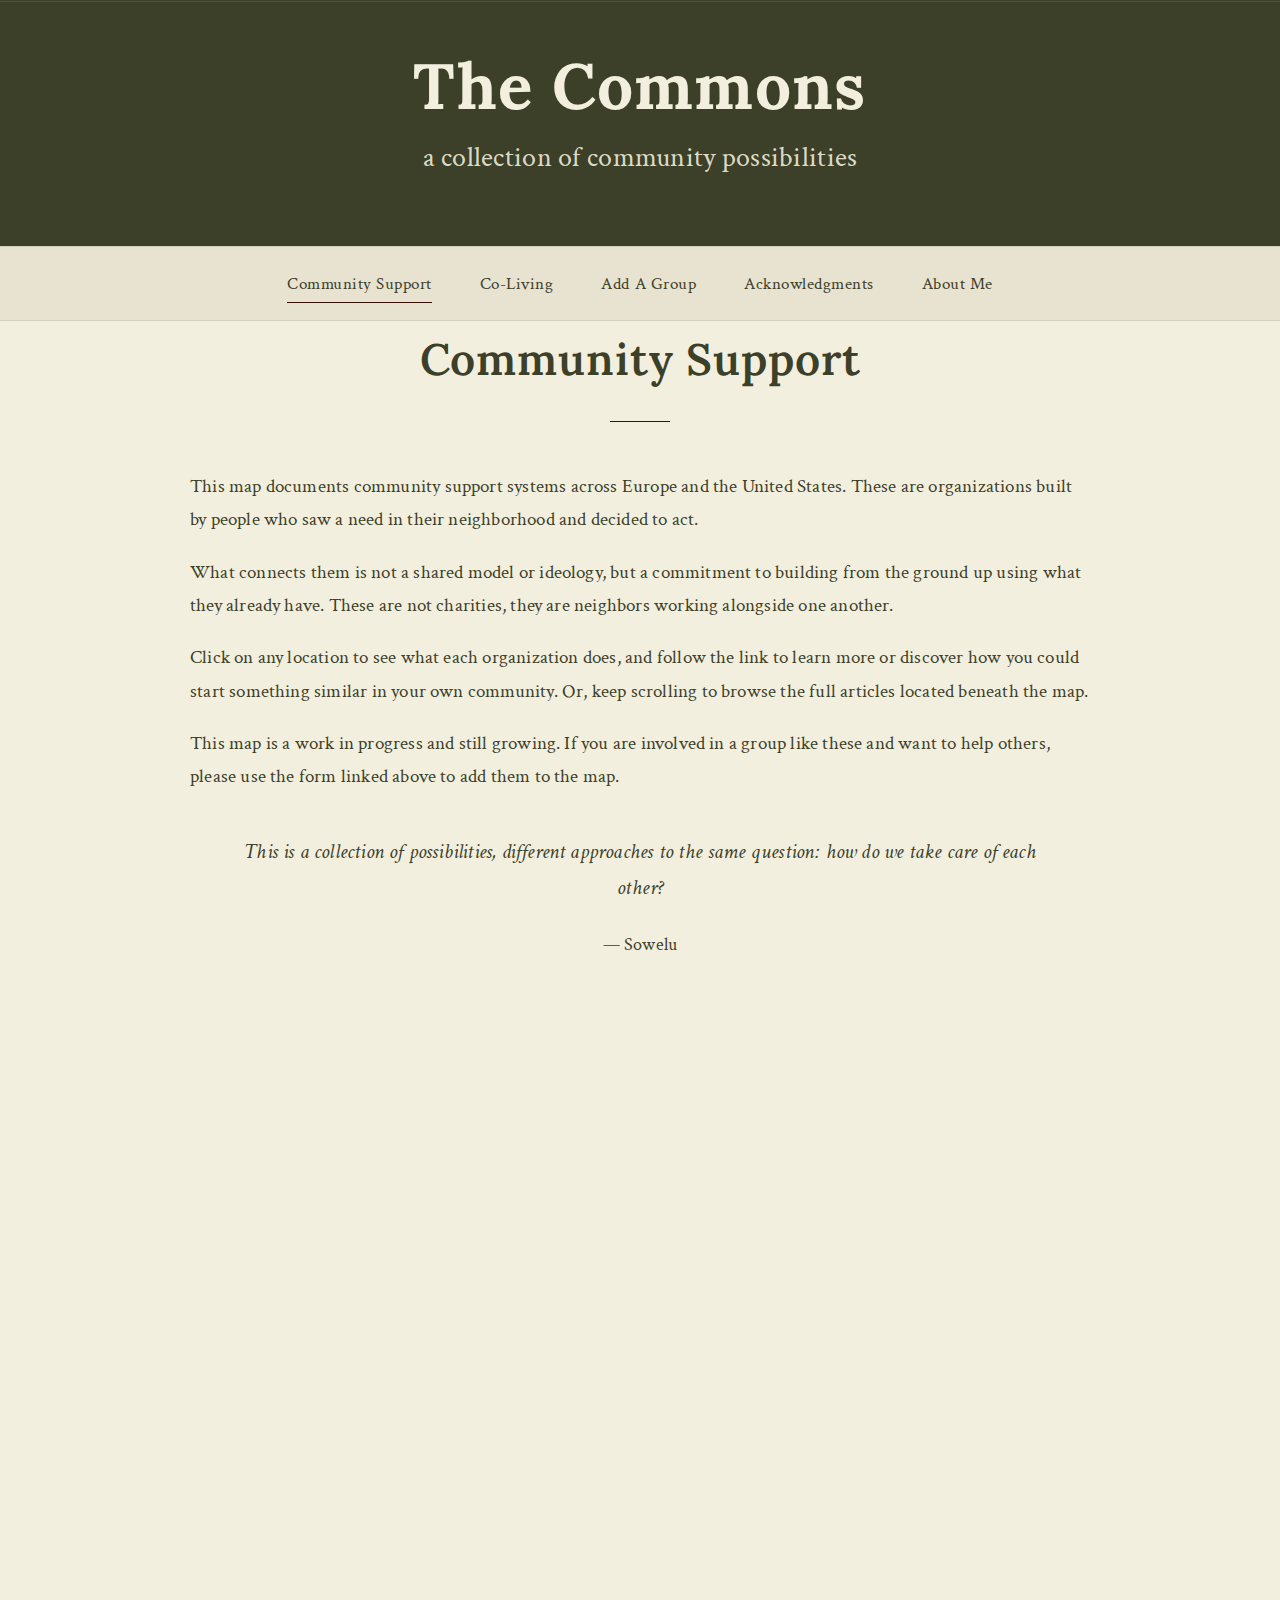
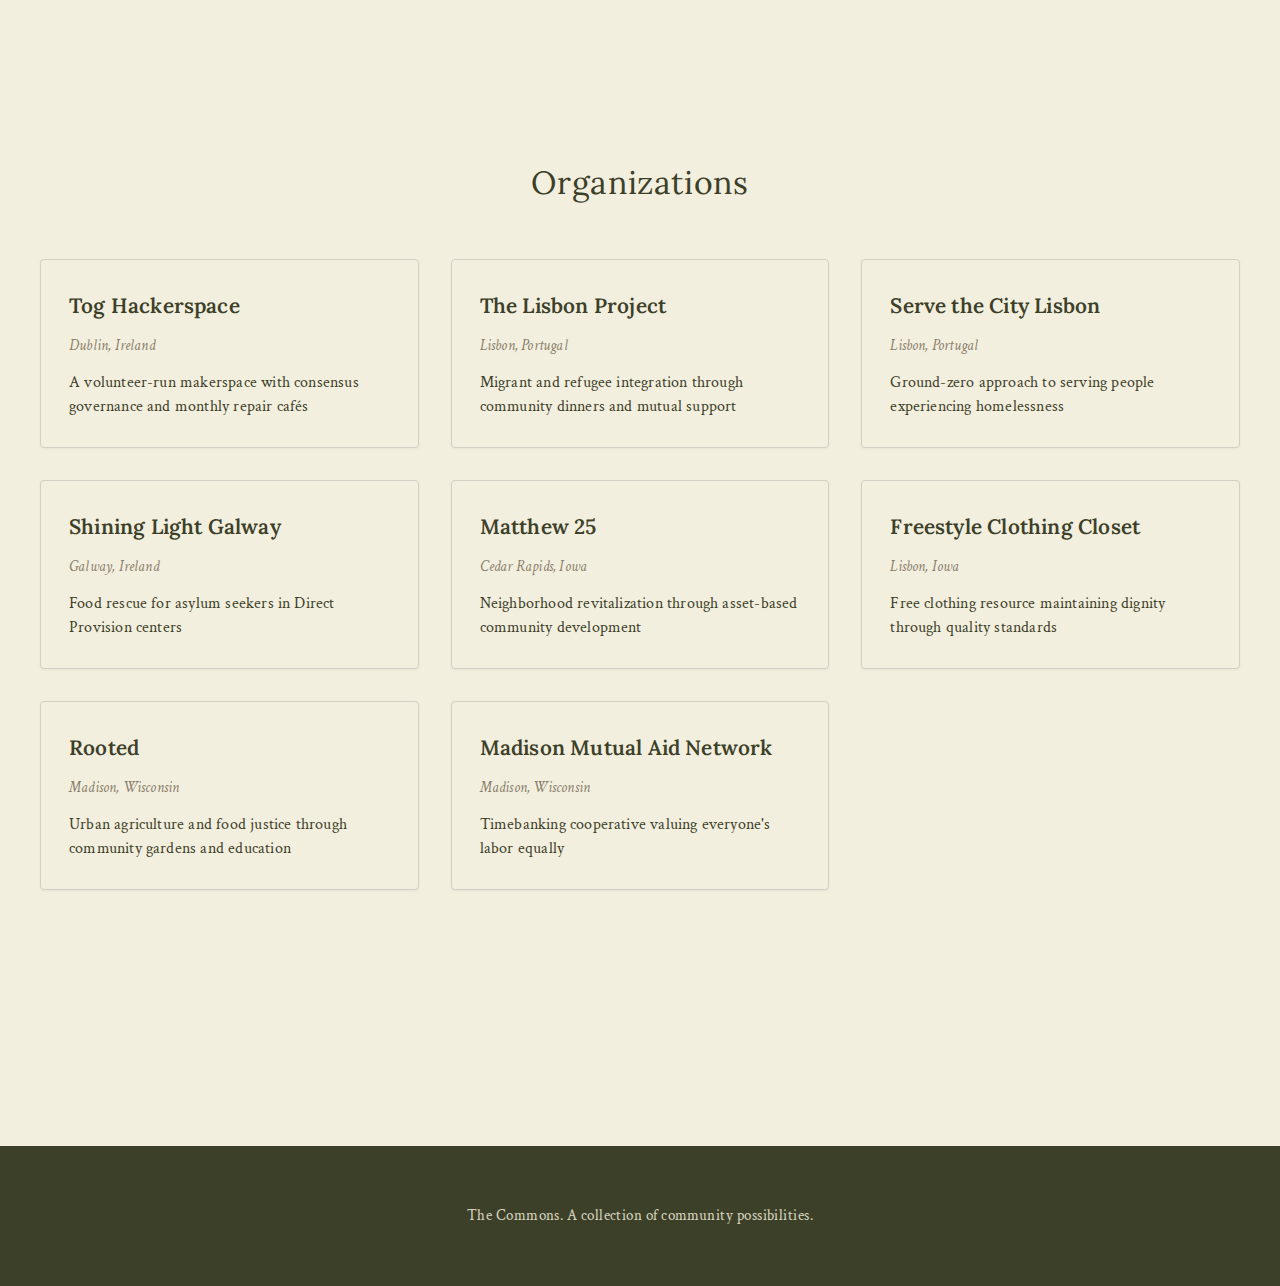
<file: index.html>
<!DOCTYPE html>
<html lang="en">
<head>
    <meta charset="UTF-8">
    <meta name="viewport" content="width=device-width, initial-scale=1.0">
    <title>The Commons - Community Support Systems</title>
    <link rel="stylesheet" href="styles.css">
    <script type="module" src="https://js.arcgis.com/4.34/embeddable-components/"></script>
    <link rel="preconnect" href="https://fonts.googleapis.com">
    <link rel="preconnect" href="https://fonts.gstatic.com" crossorigin>
    <link href="https://fonts.googleapis.com/css2?family=Lora:wght@400;500;600;700&family=Crimson+Text:ital,wght@0,400;0,600;1,400&display=swap" rel="stylesheet">
</head>
<body>
    <header class="home-hero">
        <div class="hero-background"></div>
        <div class="home-hero-content">
            <div class="title-box">
                <h1 class="hero-title">The Commons</h1>
                <p class="hero-subtitle">a collection of community possibilities</p>
            </div>
        </div>
    </header>

    <nav class="home-nav">
        <div class="nav-container">
            <ul class="nav-links">
                <li><a href="index.html" class="active">Community Support</a></li>
                <li><a href="coliving.html">Co-Living</a></li>
                <li><a href="add-group.html">Add A Group</a></li>
                <li><a href="acknowledgments.html">Acknowledgments</a></li>
                <li><a href="about.html">About Me</a></li>
            </ul>
        </div>
    </nav>

    <main class="container">
        <section class="intro-section">
            <h2 class="section-title">Community Support</h2>
            <div class="intro-text">
                <p>This map documents community support systems across Europe and the United States. These are organizations built by people who saw a need in their neighborhood and decided to act.</p>
                
                <p>What connects them is not a shared model or ideology, but a commitment to building from the ground up using what they already have. These are not charities, they are neighbors working alongside one another.</p>
                
                <p>Click on any location to see what each organization does, and follow the link to learn more or discover how you could start something similar in your own community. Or, keep scrolling to browse the full articles located beneath the map.</p>
                
                <p>This map is a work in progress and still growing. If you are involved in a group like these and want to help others, please use the form linked above to add them to the map.</p>
                
                <p class="closing-text">This is a collection of possibilities, different approaches to the same question: how do we take care of each other?</p>
                
                <p class="signature">— Sowelu</p>
            </div>
        </section>

        <section class="map-section">
            <div class="map-container">
                <arcgis-embedded-map 
                    style="height:600px;width:100%;" 
                    item-id="adfcf92cd903401ca13d42ac59acd1ae" 
                    theme="light" 
                    center="-63.0989456176593,32.67051665264315"
                    scale="73957190.948944" 
                    portal-url="https://cornellcollege.maps.arcgis.com"
                    zoom-enabled="true"
                    mouse-wheel-zoom-enabled="true">
                </arcgis-embedded-map>
            </div>
        </section>

        <section class="orgs-grid-section">
            <h2 class="section-title-no-line">Organizations</h2>
            
            <div class="orgs-grid">
                <a href="tog-hackerspace.html" class="org-card">
                    <h3 class="org-card-name">Tog Hackerspace</h3>
                    <p class="org-card-location">Dublin, Ireland</p>
                    <p class="org-card-description">A volunteer-run makerspace with consensus governance and monthly repair cafés</p>
                </a>
                
                <a href="lisbon-project.html" class="org-card">
                    <h3 class="org-card-name">The Lisbon Project</h3>
                    <p class="org-card-location">Lisbon, Portugal</p>
                    <p class="org-card-description">Migrant and refugee integration through community dinners and mutual support</p>
                </a>
                
                <a href="serve-the-city.html" class="org-card">
                    <h3 class="org-card-name">Serve the City Lisbon</h3>
                    <p class="org-card-location">Lisbon, Portugal</p>
                    <p class="org-card-description">Ground-zero approach to serving people experiencing homelessness</p>
                </a>
                
                <a href="shining-light-galway.html" class="org-card">
                    <h3 class="org-card-name">Shining Light Galway</h3>
                    <p class="org-card-location">Galway, Ireland</p>
                    <p class="org-card-description">Food rescue for asylum seekers in Direct Provision centers</p>
                </a>
                
                <a href="matthew-25.html" class="org-card">
                    <h3 class="org-card-name">Matthew 25</h3>
                    <p class="org-card-location">Cedar Rapids, Iowa</p>
                    <p class="org-card-description">Neighborhood revitalization through asset-based community development</p>
                </a>
                
                <a href="freestyle-clothing-closet.html" class="org-card">
                    <h3 class="org-card-name">Freestyle Clothing Closet</h3>
                    <p class="org-card-location">Lisbon, Iowa</p>
                    <p class="org-card-description">Free clothing resource maintaining dignity through quality standards</p>
                </a>
                
                <a href="rooted.html" class="org-card">
                    <h3 class="org-card-name">Rooted</h3>
                    <p class="org-card-location">Madison, Wisconsin</p>
                    <p class="org-card-description">Urban agriculture and food justice through community gardens and education</p>
                </a>
                
                <a href="madison-mutual-aid.html" class="org-card">
                    <h3 class="org-card-name">Madison Mutual Aid Network</h3>
                    <p class="org-card-location">Madison, Wisconsin</p>
                    <p class="org-card-description">Timebanking cooperative valuing everyone's labor equally</p>
                </a>
            </div>
        </section>
    </main>

    <footer class="site-footer">
        <p>The Commons. A collection of community possibilities.</p>
    </footer>

    <script src="script.js"></script>
</body>
</html>
</file>
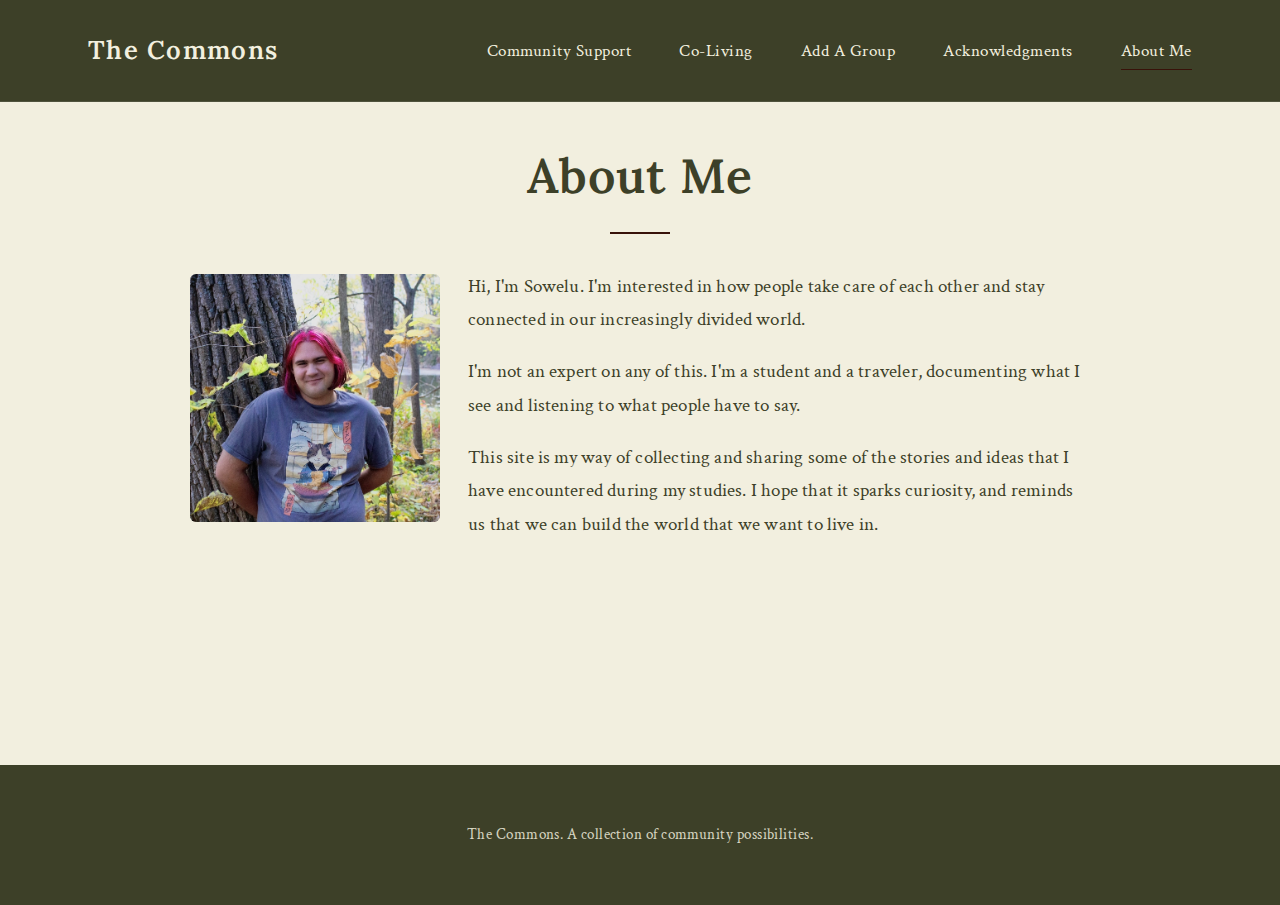
<file: about.html>
<!DOCTYPE html>
<html lang="en">
<head>
    <meta charset="UTF-8">
    <meta name="viewport" content="width=device-width, initial-scale=1.0">
    <title>About - The Commons</title>
    <link rel="stylesheet" href="styles.css">
    <link rel="preconnect" href="https://fonts.googleapis.com">
    <link rel="preconnect" href="https://fonts.gstatic.com" crossorigin>
    <link href="https://fonts.googleapis.com/css2?family=Lora:wght@400;500;600;700&family=Crimson+Text:ital,wght@0,400;0,600;1,400&display=swap" rel="stylesheet">
</head>
<body>
    <nav class="main-nav page-nav">
        <div class="nav-container">
            <a href="index.html" class="nav-logo">The Commons</a>
            <ul class="nav-links">
                <li><a href="index.html">Community Support</a></li>
                <li><a href="coliving.html">Co-Living</a></li>
                <li><a href="add-group.html">Add A Group</a></li>
                <li><a href="acknowledgments.html">Acknowledgments</a></li>
                <li><a href="about.html" class="active">About Me</a></li>
            </ul>
        </div>
    </nav>

    <header class="page-header">
        <h1 class="page-title">About Me</h1>
    </header>

    <main class="container">
        <section class="content-section">
            <div class="bio-content">
                <img src="IMG_3083.jpeg" alt="Sowelu" class="bio-photo">
                <div class="bio-text">
                    <p>Hi, I'm Sowelu. I'm interested in how people take care of each other and stay connected in our increasingly divided world.</p>
                    
                    <p>I'm not an expert on any of this. I'm a student and a traveler, documenting what I see and listening to what people have to say.</p>
                    
                    <p>This site is my way of collecting and sharing some of the stories and ideas that I have encountered during my studies. I hope that it sparks curiosity, and reminds us that we can build the world that we want to live in.</p>
                </div>
            </div>
        </section>
    </main>

    <footer class="site-footer">
        <p>The Commons. A collection of community possibilities.</p>
    </footer>

    <script src="script.js"></script>
</body>
</html>
</file>
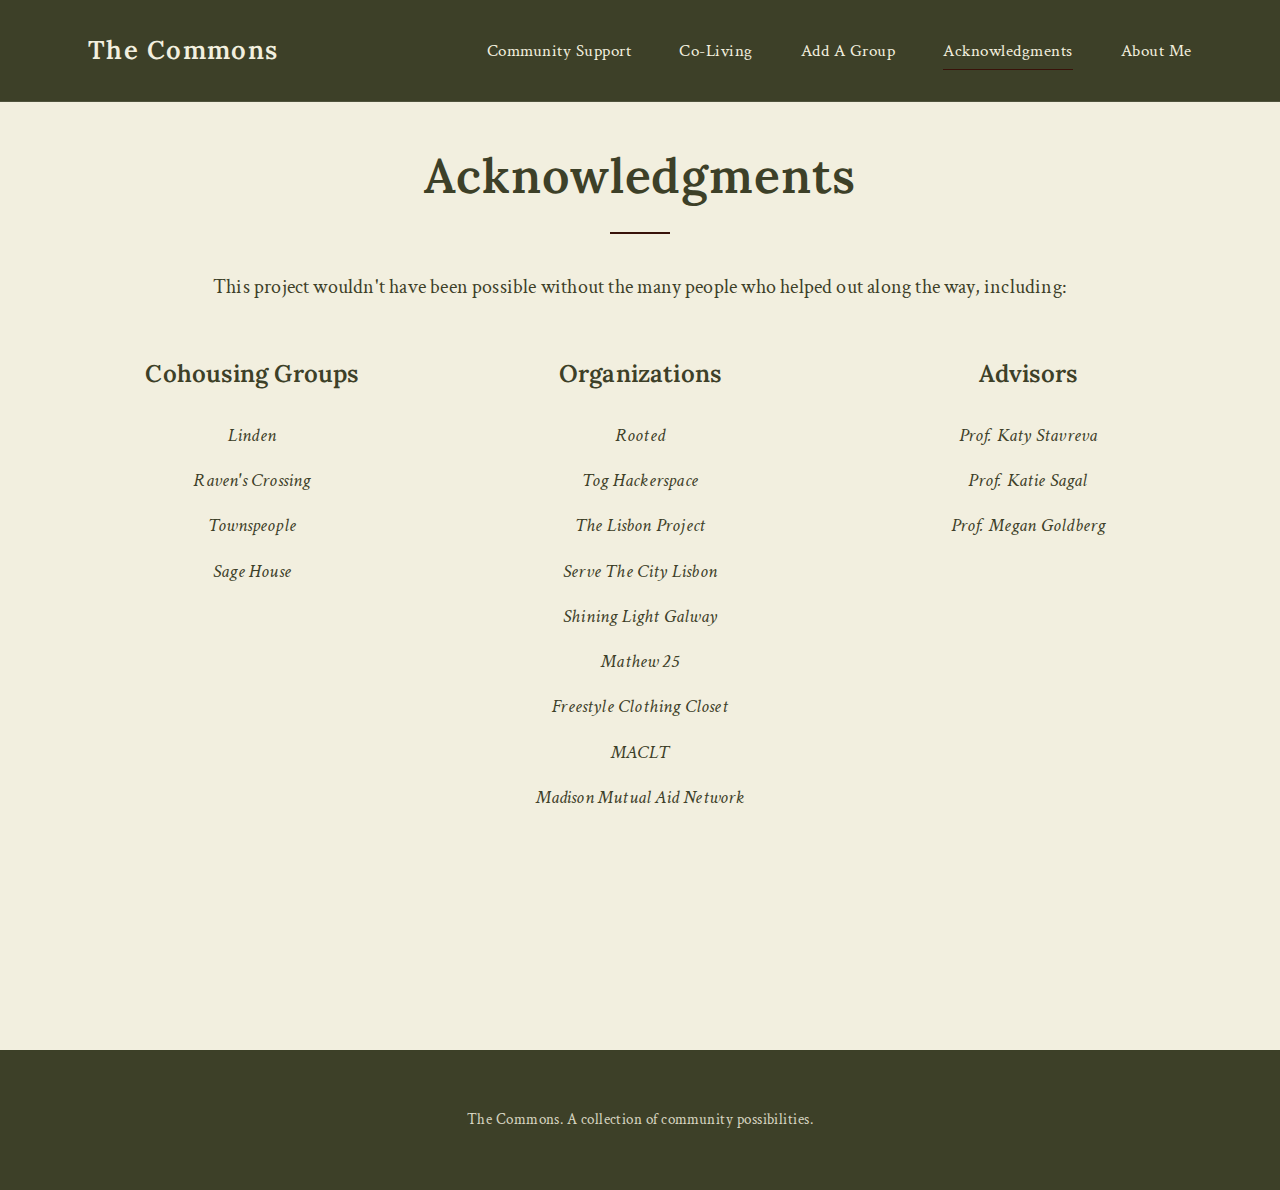
<file: acknowledgments.html>
<!DOCTYPE html>
<html lang="en">
<head>
    <meta charset="UTF-8">
    <meta name="viewport" content="width=device-width, initial-scale=1.0">
    <title>Acknowledgments - The Commons</title>
    <link rel="stylesheet" href="styles.css">
    <link rel="preconnect" href="https://fonts.googleapis.com">
    <link rel="preconnect" href="https://fonts.gstatic.com" crossorigin>
    <link href="https://fonts.googleapis.com/css2?family=Lora:wght@400;500;600;700&family=Crimson+Text:ital,wght@0,400;0,600;1,400&display=swap" rel="stylesheet">
</head>
<body>
    <nav class="main-nav page-nav">
        <div class="nav-container">
            <a href="index.html" class="nav-logo">The Commons</a>
            <ul class="nav-links">
                <li><a href="index.html">Community Support</a></li>
                <li><a href="coliving.html">Co-Living</a></li>
                <li><a href="add-group.html">Add A Group</a></li>
                <li><a href="acknowledgments.html" class="active">Acknowledgments</a></li>
                <li><a href="about.html">About Me</a></li>
            </ul>
        </div>
    </nav>

    <header class="page-header">
        <h1 class="page-title">Acknowledgments</h1>
    </header>

    <main class="container acknowledgments-container">
        <section class="content-section">
            <div class="acknowledgments-intro">
                <p>This project wouldn't have been possible without the many people who helped out along the way, including:</p>
            </div>
            
            <div class="acknowledgments-grid">
                <div class="ack-column">
                    <h3>Cohousing Groups</h3>
                    <p class="ack-italic"><a href="https://lindencohousing.org/" target="_blank">Linden</a></p>
                    <p class="ack-italic"><a href="https://www.ravenscrossingcohousing.ca/" target="_blank">Raven's Crossing</a></p>
                    <p class="ack-italic"><a href="https://townspeople.org/" target="_blank">Townspeople</a></p>
                    <p class="ack-italic"><a href="https://www.zaratan.world/houses/sage" target="_blank">Sage House</a></p>
                </div>
                
                <div class="ack-column">
                    <h3>Organizations</h3>
                    <p class="ack-italic"><a href="https://rootedwi.org/" target="_blank">Rooted</a></p>
                    <p class="ack-italic"><a href="https://www.tog.ie/" target="_blank">Tog Hackerspace</a></p>
                    <p class="ack-italic"><a href="https://www.lisbonproject.org/" target="_blank">The Lisbon Project</a></p>
                    <p class="ack-italic"><a href="https://www.servethecity.pt/" target="_blank">Serve The City Lisbon</a></p>
                    <p class="ack-italic"><a href="https://www.shininglightgalway.org/" target="_blank">Shining Light Galway</a></p>
                    <p class="ack-italic"><a href="https://www.matthew-25.org/" target="_blank">Mathew 25</a></p>
                    <p class="ack-italic"><a href="https://selinn.org/" target="_blank">Freestyle Clothing Closet</a></p>
                    <p class="ack-italic">MACLT</p>
                    <p class="ack-italic"><a href="https://madisonman.coop/" target="_blank">Madison Mutual Aid Network</a></p>
                </div>
                
                <div class="ack-column">
                    <h3>Advisors</h3>
                    <p class="ack-italic">Prof. Katy Stavreva</p>
                    <p class="ack-italic">Prof. Katie Sagal</p>
                    <p class="ack-italic">Prof. Megan Goldberg</p>
                </div>
            </div>
        </section>
    </main>

    <footer class="site-footer">
        <p>The Commons. A collection of community possibilities.</p>
    </footer>

    <script src="script.js"></script>
</body>
</html>
</file>
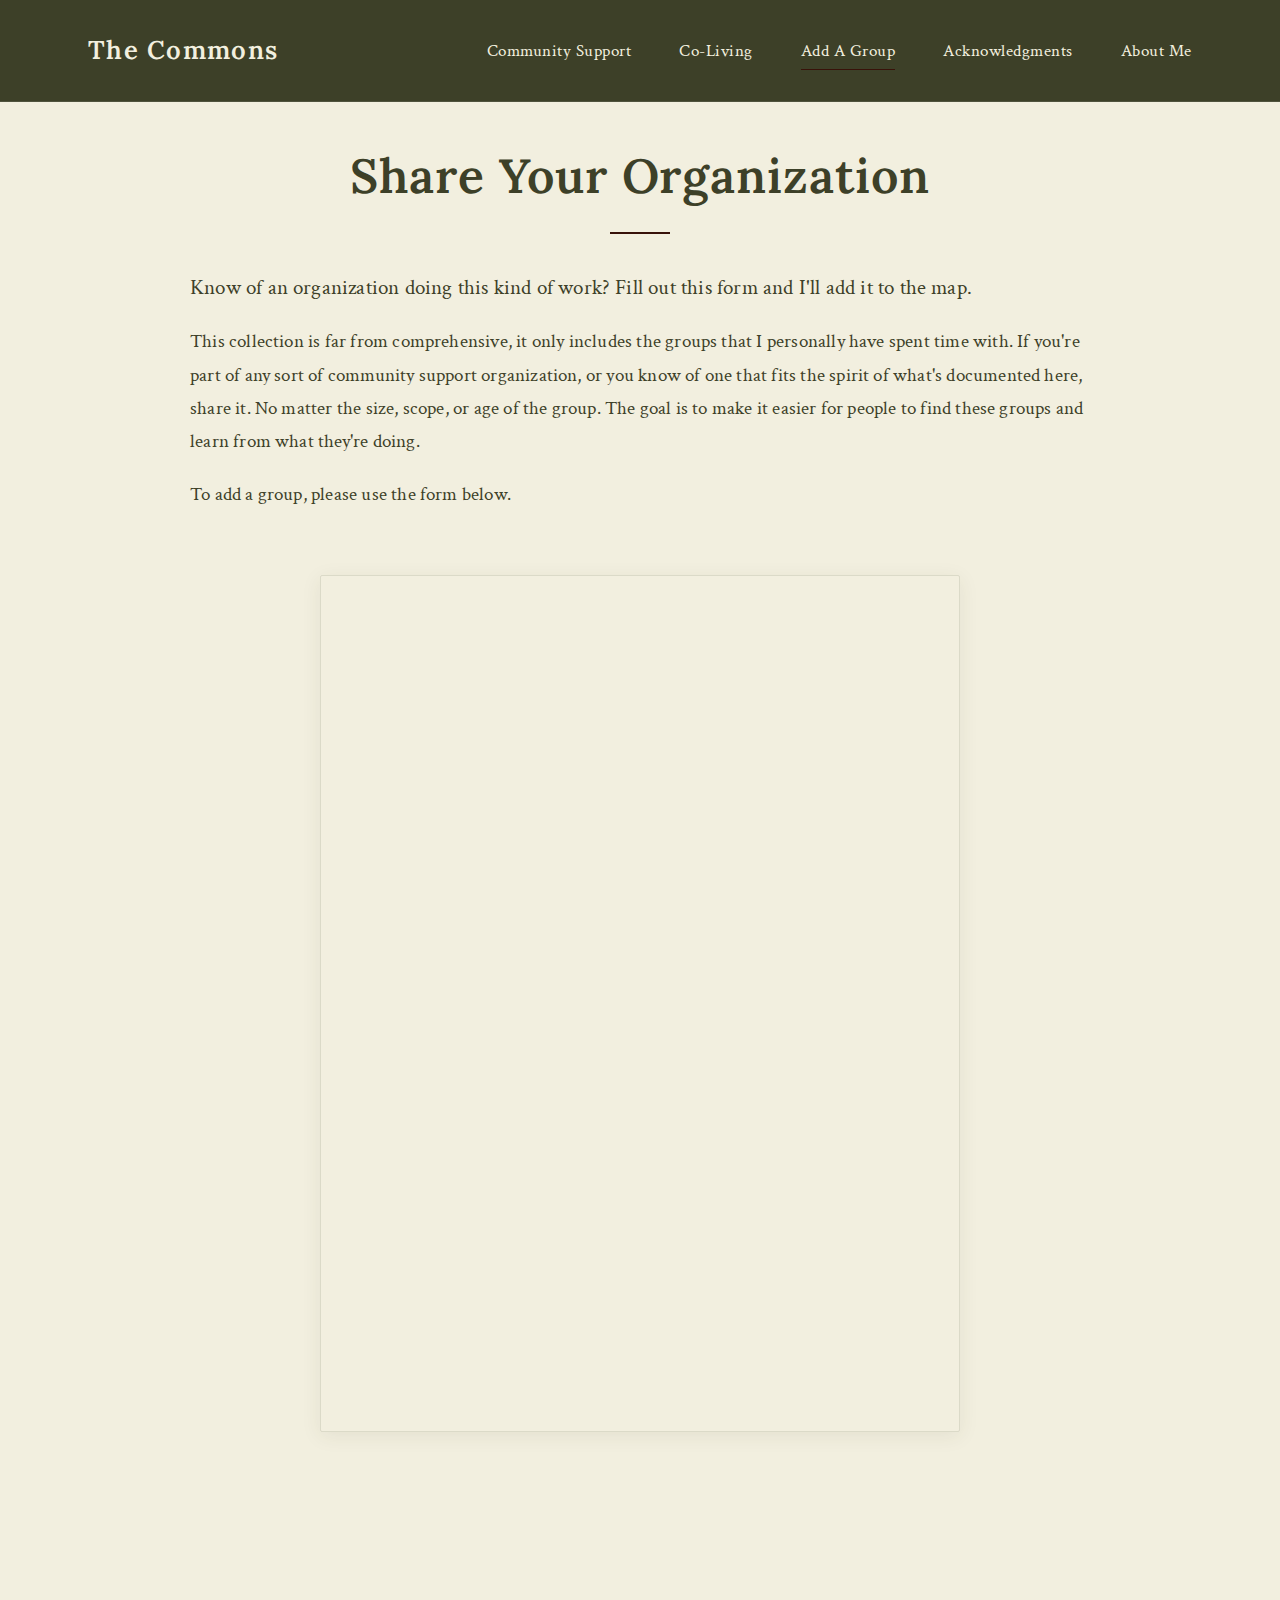
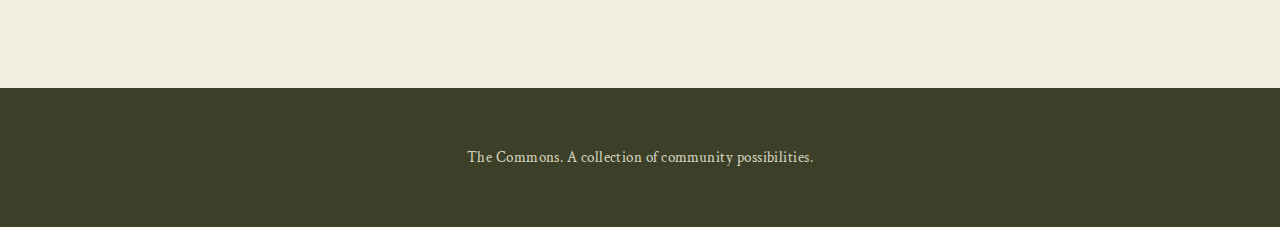
<file: add-group.html>
<!DOCTYPE html>
<html lang="en">
<head>
    <meta charset="UTF-8">
    <meta name="viewport" content="width=device-width, initial-scale=1.0">
    <title>Add A Group - The Commons</title>
    <link rel="stylesheet" href="styles.css">
    <link rel="preconnect" href="https://fonts.googleapis.com">
    <link rel="preconnect" href="https://fonts.gstatic.com" crossorigin>
    <link href="https://fonts.googleapis.com/css2?family=Lora:wght@400;500;600;700&family=Crimson+Text:ital,wght@0,400;0,600;1,400&display=swap" rel="stylesheet">
</head>
<body>
    <nav class="main-nav page-nav">
        <div class="nav-container">
            <a href="index.html" class="nav-logo">The Commons</a>
            <ul class="nav-links">
                <li><a href="index.html">Community Support</a></li>
                <li><a href="coliving.html">Co-Living</a></li>
                <li><a href="add-group.html" class="active">Add A Group</a></li>
                <li><a href="acknowledgments.html">Acknowledgments</a></li>
                <li><a href="about.html">About Me</a></li>
            </ul>
        </div>
    </nav>

    <header class="page-header">
        <h1 class="page-title">Share Your Organization</h1>
    </header>

    <main class="container">
        <section class="content-section">
            <div class="content-text">
                <p class="emphasis-text">Know of an organization doing this kind of work? Fill out this form and I'll add it to the map.</p>
                
                <p>This collection is far from comprehensive, it only includes the groups that I personally have spent time with. If you're part of any sort of community support organization, or you know of one that fits the spirit of what's documented here, share it. No matter the size, scope, or age of the group. The goal is to make it easier for people to find these groups and learn from what they're doing.</p>
                
                <p>To add a group, please use the form below.</p>
            </div>
            
            <div class="form-container">
                <iframe 
                    src="https://docs.google.com/forms/d/e/1FAIpQLSd-8Y-ntzrV-i1QReOePvM3VCx-cxQvuurFYdP1KF2aEsT1Sg/viewform?embedded=true" 
                    width="640" 
                    height="857" 
                    frameborder="0" 
                    marginheight="0" 
                    marginwidth="0">
                    Loading…
                </iframe>
            </div>
        </section>
    </main>

    <footer class="site-footer">
        <p>The Commons. A collection of community possibilities.</p>
    </footer>

    <script src="script.js"></script>
</body>
</html>
</file>
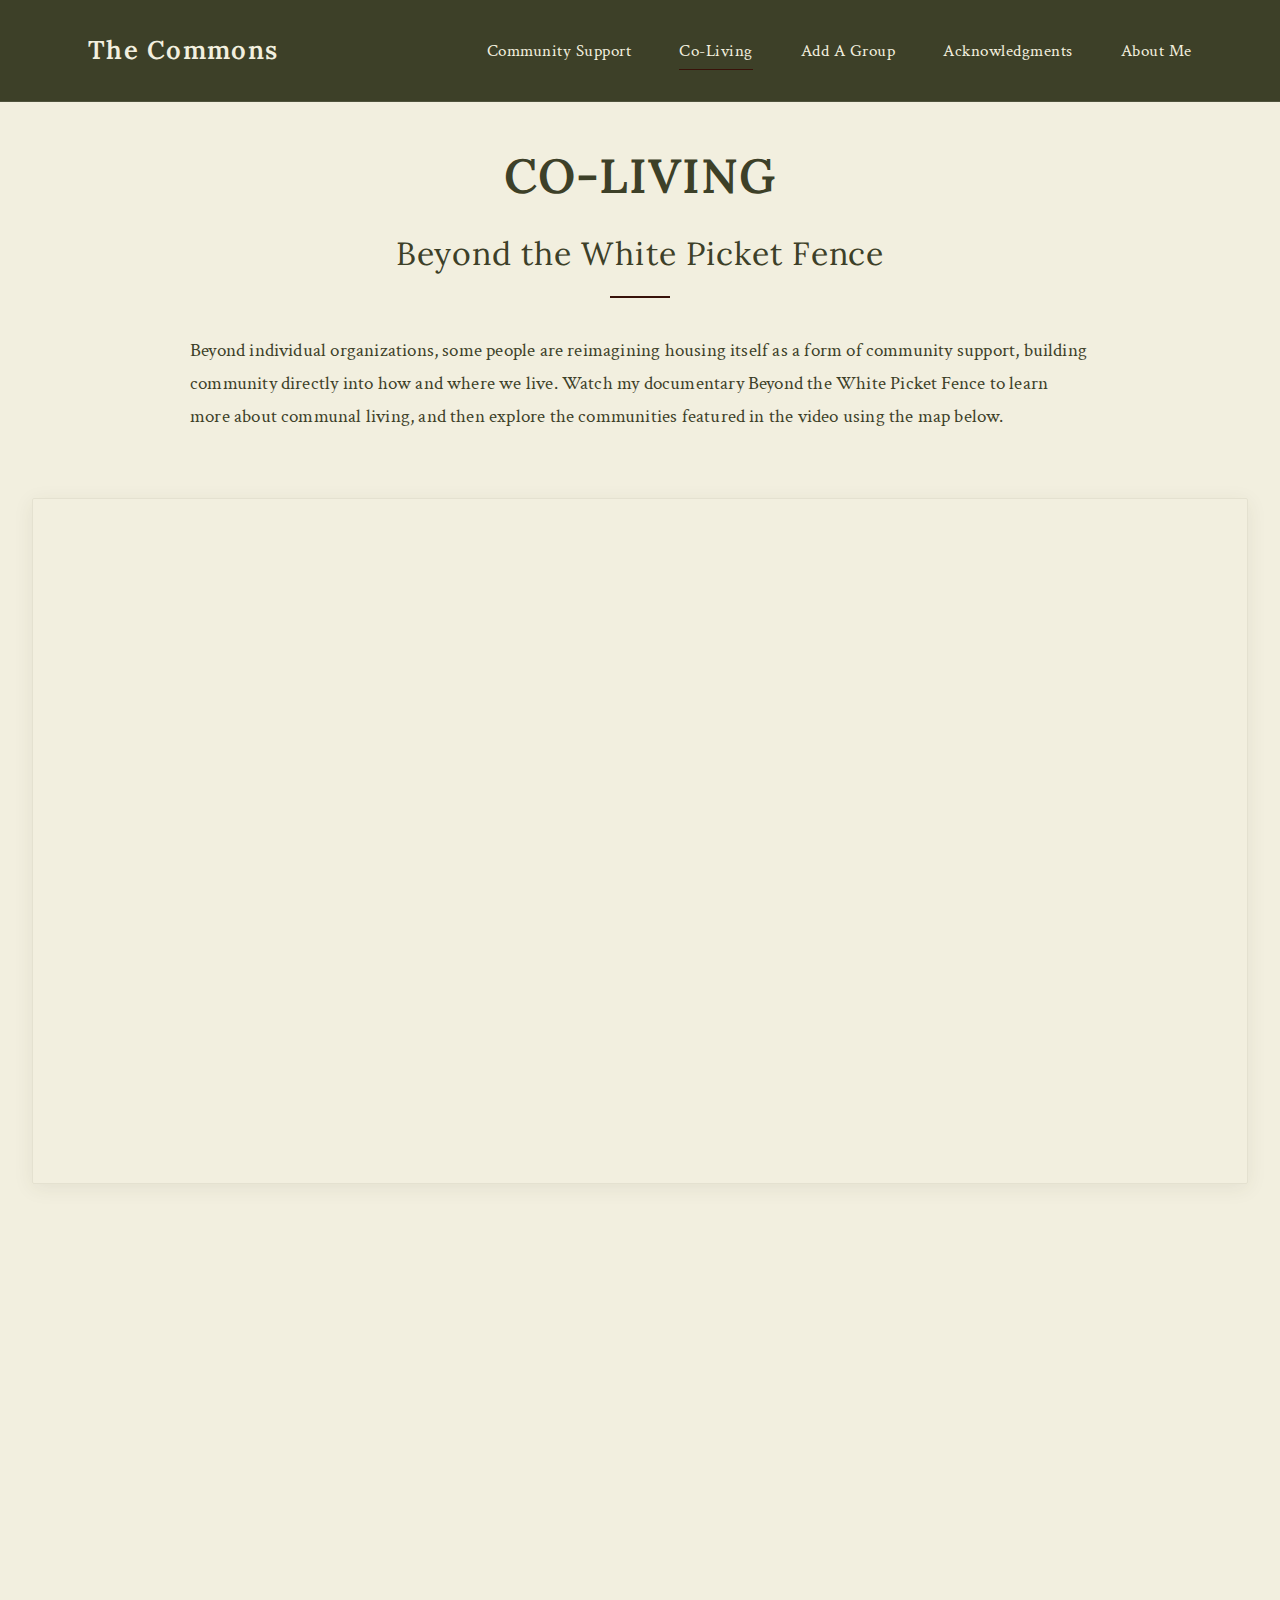
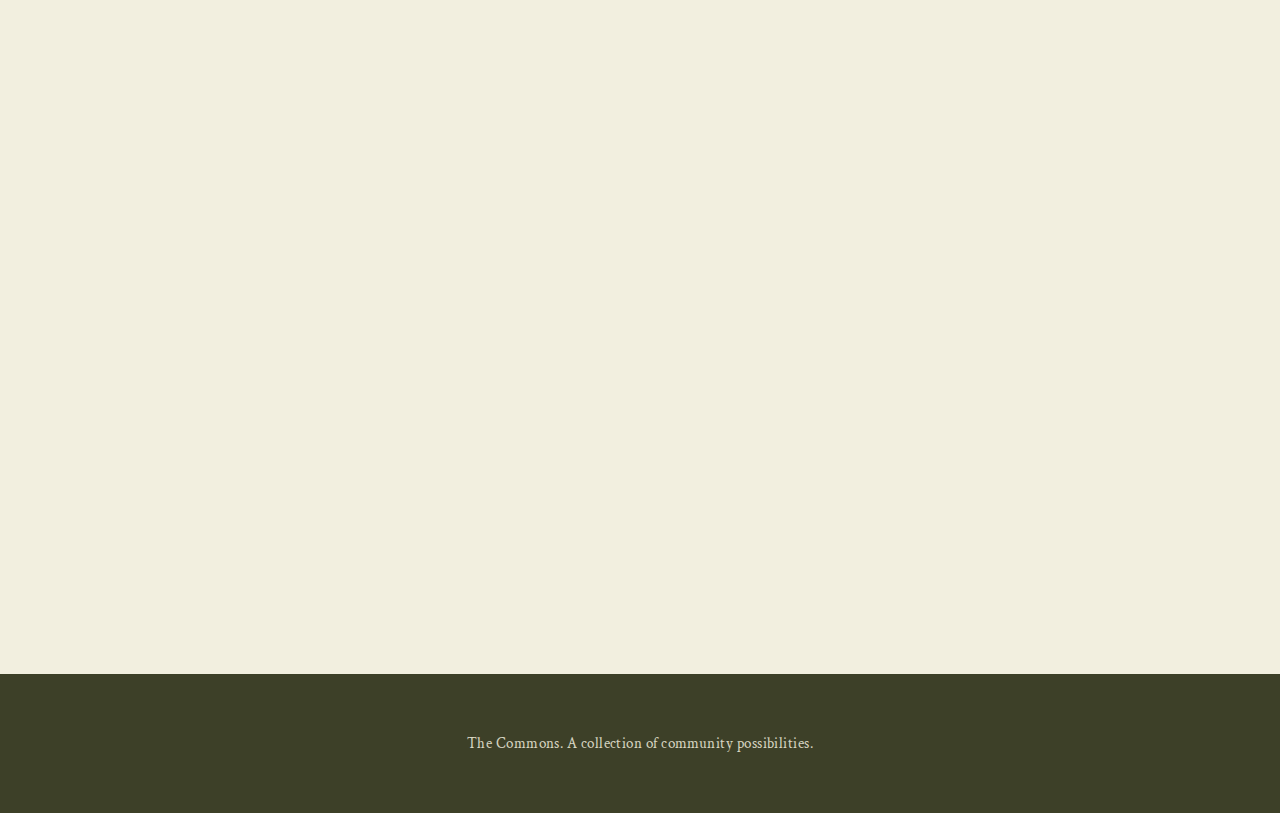
<file: coliving.html>
<!DOCTYPE html>
<html lang="en">
<head>
    <meta charset="UTF-8">
    <meta name="viewport" content="width=device-width, initial-scale=1.0">
    <title>Co-Living - The Commons</title>
    <link rel="stylesheet" href="styles.css">
    <script type="module" src="https://js.arcgis.com/4.34/embeddable-components/"></script>
    <link rel="preconnect" href="https://fonts.googleapis.com">
    <link rel="preconnect" href="https://fonts.gstatic.com" crossorigin>
    <link href="https://fonts.googleapis.com/css2?family=Lora:wght@400;500;600;700&family=Crimson+Text:ital,wght@0,400;0,600;1,400&display=swap" rel="stylesheet">
</head>
<body>
    <nav class="main-nav page-nav">
        <div class="nav-container">
            <a href="index.html" class="nav-logo">The Commons</a>
            <ul class="nav-links">
                <li><a href="index.html">Community Support</a></li>
                <li><a href="coliving.html" class="active">Co-Living</a></li>
                <li><a href="add-group.html">Add A Group</a></li>
                <li><a href="acknowledgments.html">Acknowledgments</a></li>
                <li><a href="about.html">About Me</a></li>
            </ul>
        </div>
    </nav>

    <header class="page-header coliving-header">
        <h1 class="page-title coliving-title">CO-LIVING<br><span class="coliving-subtitle">Beyond the White Picket Fence</span></h1>
    </header>

    <main class="container">
        <section class="content-section">
            <div class="content-text">
                <p>Beyond individual organizations, some people are reimagining housing itself as a form of community support, building community directly into how and where we live. Watch my documentary Beyond the White Picket Fence to learn more about communal living, and then explore the communities featured in the video using the map below.</p>
            </div>
            
            <div class="video-container">
                <iframe 
                    src="https://www.youtube.com/embed/HN3IsfFoCxI" 
                    title="Beyond the White Picket Fence" 
                    frameborder="0" 
                    allow="accelerometer; autoplay; clipboard-write; encrypted-media; gyroscope; picture-in-picture" 
                    allowfullscreen>
                </iframe>
            </div>
        </section>

        <section class="map-section">
            <h2 class="section-title-no-line">Featured Communities</h2>
            <div class="map-container">
                <arcgis-embedded-map 
                    style="height:600px;width:100%;max-width:1200px;" 
                    item-id="99903ebab78745958faf2483e6d891d0" 
                    theme="light" 
                    center="-87.83864037797308,50.13595089630074"
                    scale="73957190.9489445" 
                    portal-url="https://cornellcollege.maps.arcgis.com"
                    zoom-enabled="true"
                    mouse-wheel-zoom-enabled="true">
                </arcgis-embedded-map>
            </div>
        </section>
    </main>

    <footer class="site-footer">
        <p>The Commons. A collection of community possibilities.</p>
    </footer>

    <script src="script.js"></script>
</body>
</html>
</file>
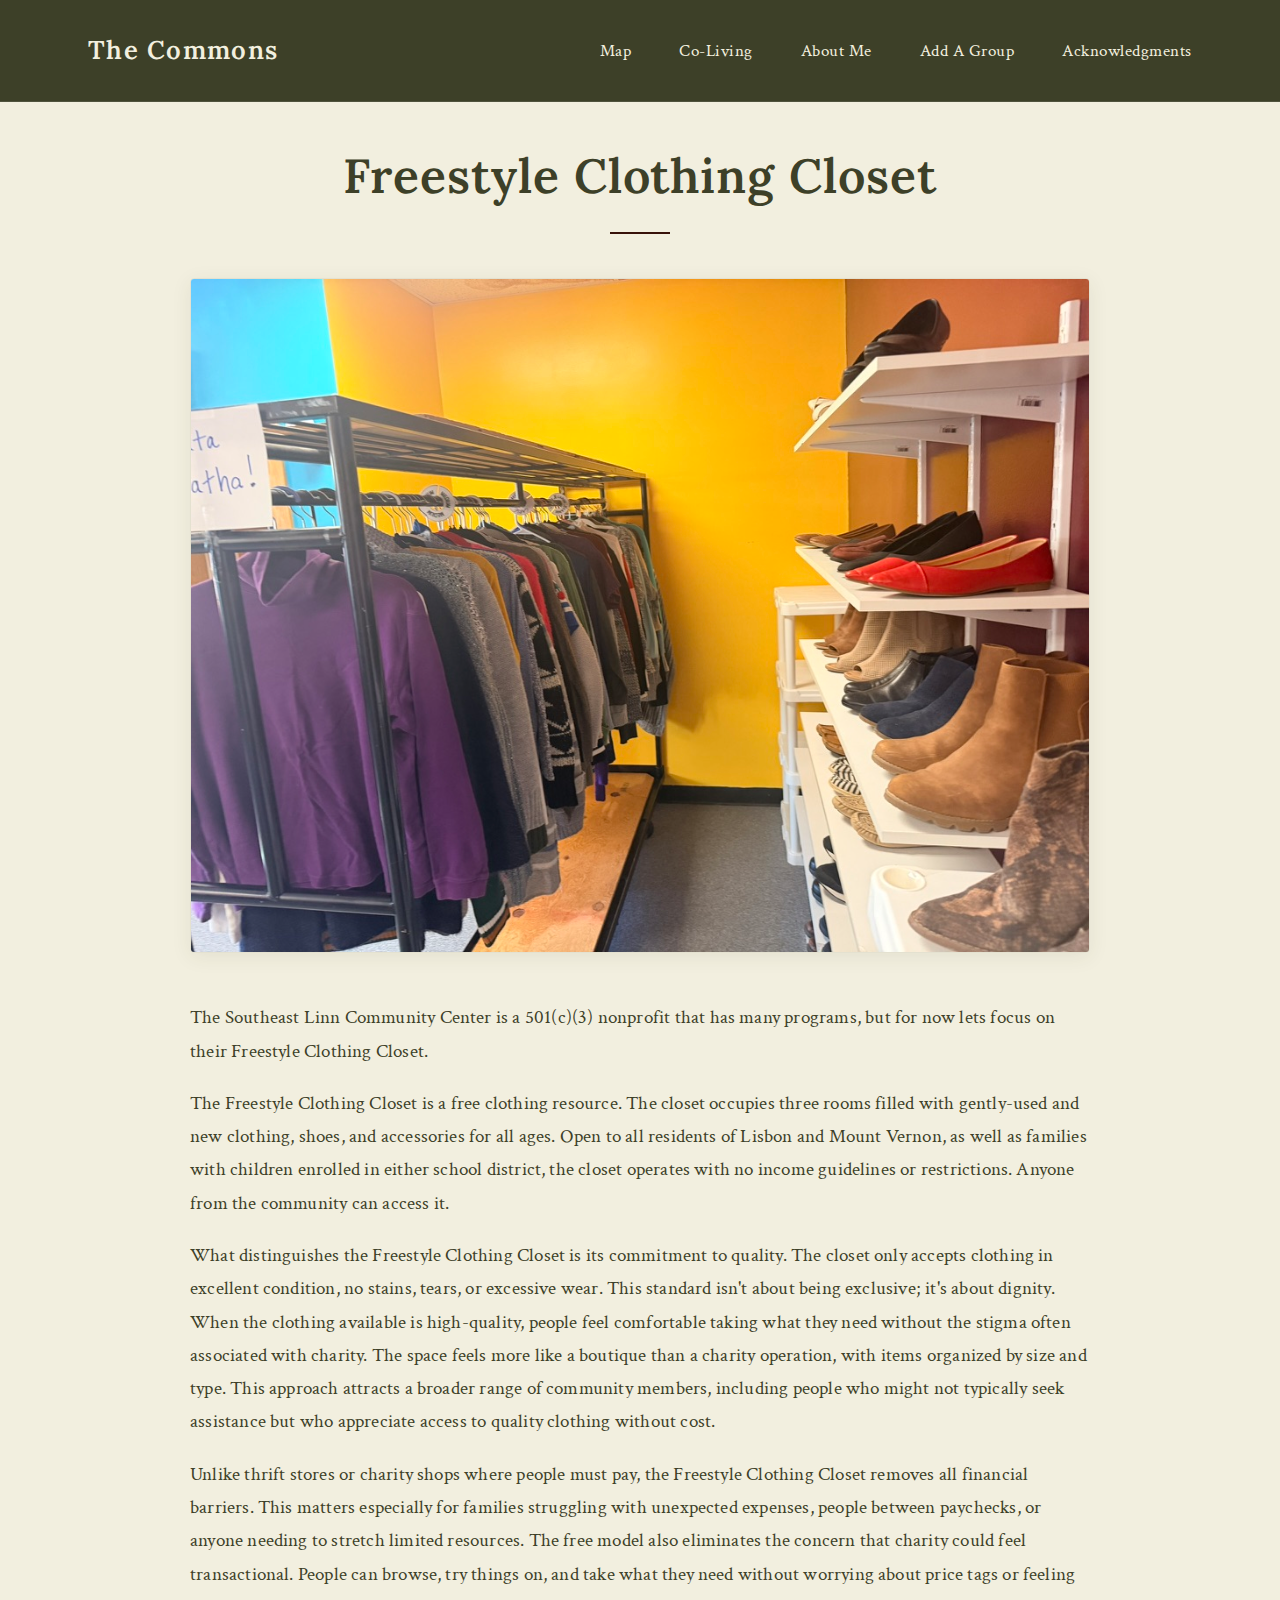
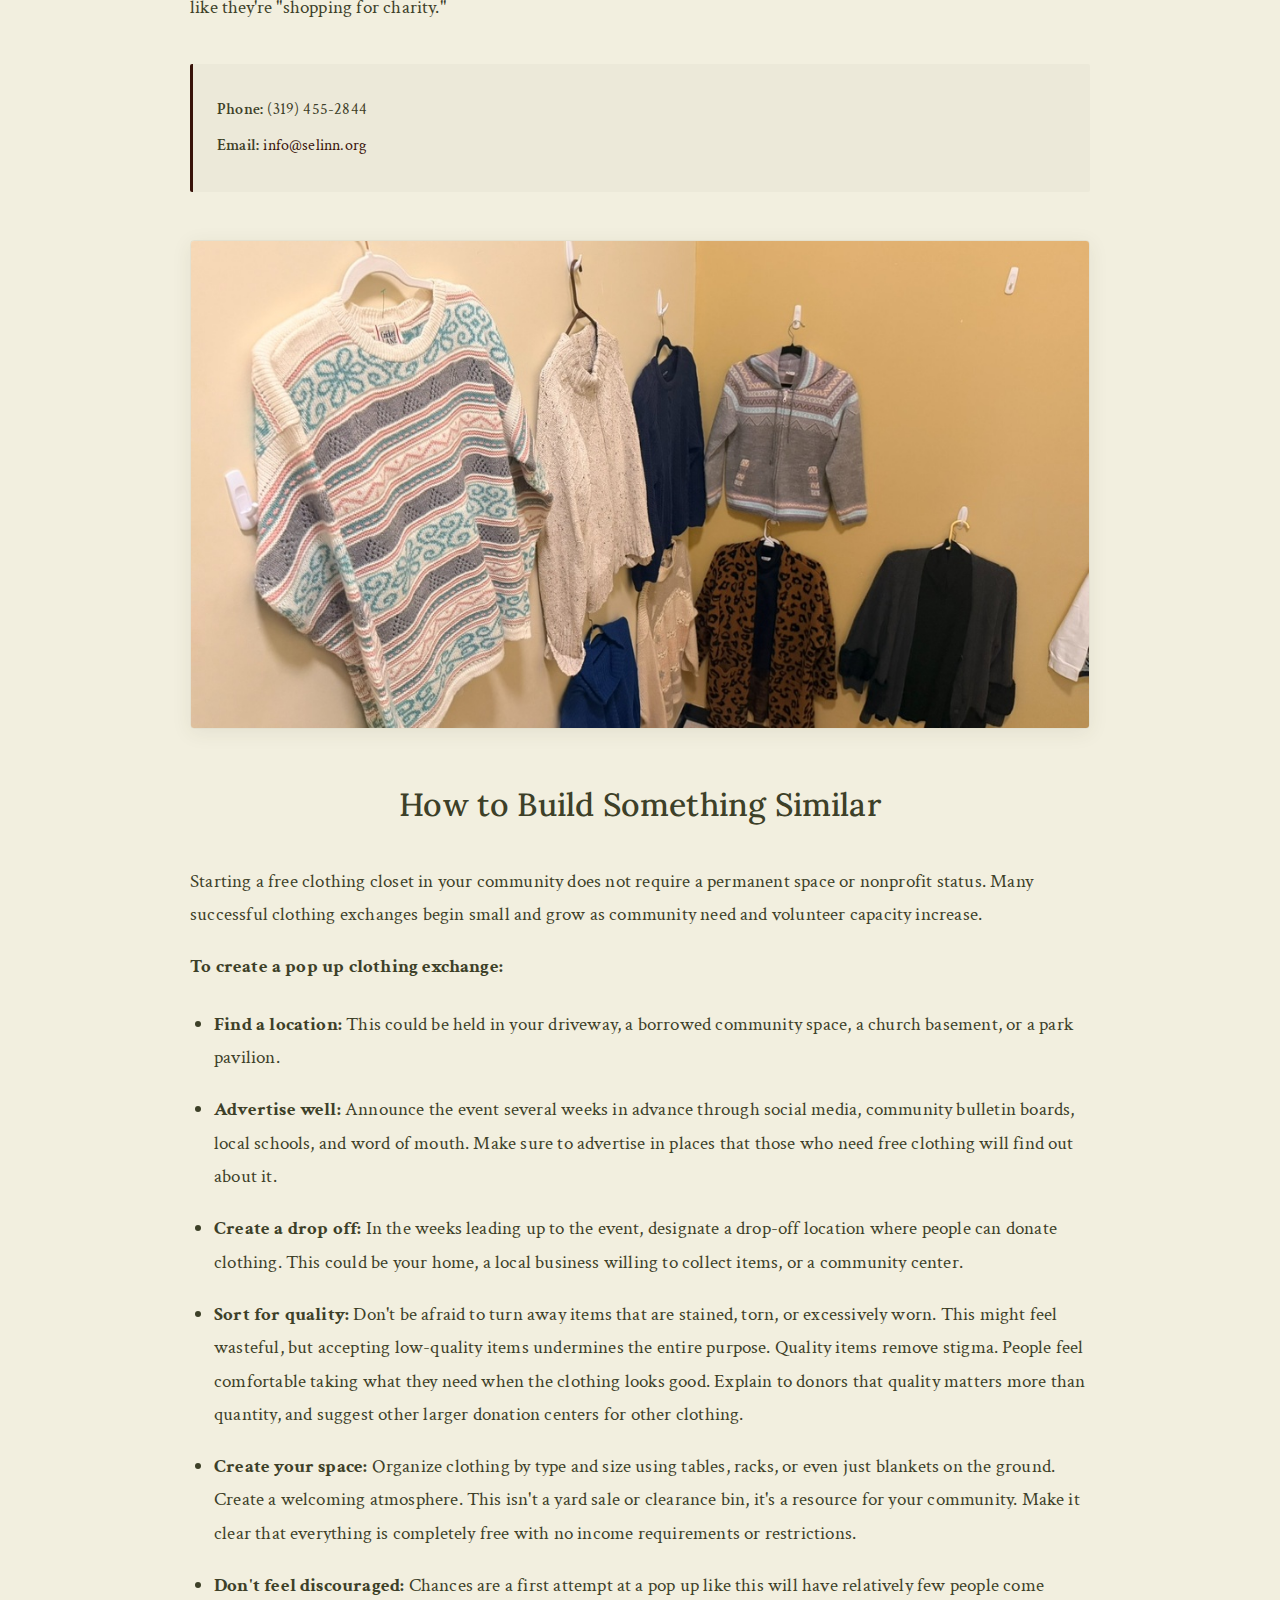
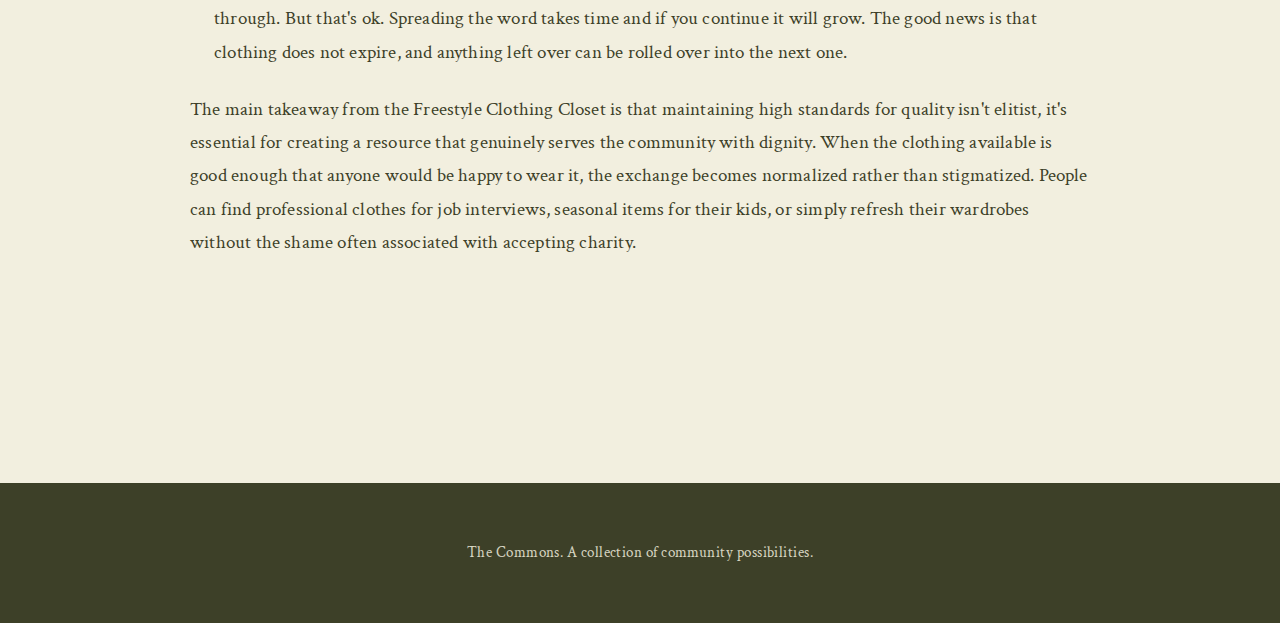
<file: freestyle-clothing-closet.html>
<!DOCTYPE html>
<html lang="en">
<head>
    <meta charset="UTF-8">
    <meta name="viewport" content="width=device-width, initial-scale=1.0">
    <title>Freestyle Clothing Closet - The Commons</title>
    <link rel="stylesheet" href="styles.css">
    <link rel="preconnect" href="https://fonts.googleapis.com">
    <link rel="preconnect" href="https://fonts.gstatic.com" crossorigin>
    <link href="https://fonts.googleapis.com/css2?family=Lora:wght@400;500;600;700&family=Crimson+Text:ital,wght@0,400;0,600;1,400&display=swap" rel="stylesheet">
</head>
<body>
    <nav class="main-nav page-nav">
        <div class="nav-container">
            <a href="index.html" class="nav-logo">The Commons</a>
            <ul class="nav-links">
                <li><a href="index.html">Map</a></li>
                <li><a href="coliving.html">Co-Living</a></li>
                <li><a href="about.html">About Me</a></li>
                <li><a href="add-group.html">Add A Group</a></li>
                <li><a href="acknowledgments.html">Acknowledgments</a></li>
            </ul>
        </div>
    </nav>

    <header class="page-header">
        <h1 class="page-title">Freestyle Clothing Closet</h1>
    </header>

    <main class="container">
        <section class="content-section">
            <img src="freestyle-1.jpeg" alt="Freestyle Clothing Closet interior" class="org-photo org-photo-top">
            
            <div class="content-text">
                <p>The Southeast Linn Community Center is a 501(c)(3) nonprofit that has many programs, but for now lets focus on their Freestyle Clothing Closet.</p>
                
                <p>The Freestyle Clothing Closet is a free clothing resource. The closet occupies three rooms filled with gently-used and new clothing, shoes, and accessories for all ages. Open to all residents of Lisbon and Mount Vernon, as well as families with children enrolled in either school district, the closet operates with no income guidelines or restrictions. Anyone from the community can access it.</p>
                
                <p>What distinguishes the Freestyle Clothing Closet is its commitment to quality. The closet only accepts clothing in excellent condition, no stains, tears, or excessive wear. This standard isn't about being exclusive; it's about dignity. When the clothing available is high-quality, people feel comfortable taking what they need without the stigma often associated with charity. The space feels more like a boutique than a charity operation, with items organized by size and type. This approach attracts a broader range of community members, including people who might not typically seek assistance but who appreciate access to quality clothing without cost.</p>
                
                <p>Unlike thrift stores or charity shops where people must pay, the Freestyle Clothing Closet removes all financial barriers. This matters especially for families struggling with unexpected expenses, people between paychecks, or anyone needing to stretch limited resources. The free model also eliminates the concern that charity could feel transactional. People can browse, try things on, and take what they need without worrying about price tags or feeling like they're "shopping for charity."</p>
                        </div>
            
            <div class="contact-info">
                <p><strong>Phone:</strong> (319) 455-2844</p>
                <p><strong>Email:</strong> <a href="mailto:info@selinn.org">info@selinn.org</a></p>
            </div>
        </section>
        
        <img src="freestyle-2.jpeg" alt="Freestyle Clothing Closet clothing rack" class="org-photo org-photo-middle">

        <section class="content-section">
            <h2 class="subsection-title">How to Build Something Similar</h2>
            <div class="how-to-build">
                <p>Starting a free clothing closet in your community does not require a permanent space or nonprofit status. Many successful clothing exchanges begin small and grow as community need and volunteer capacity increase.</p>
                
                <p><strong>To create a pop up clothing exchange:</strong></p>
                
                
                <ul>
                    <li><strong>Find a location:</strong> This could be held in your driveway, a borrowed community space, a church basement, or a park pavilion.</li>
                    
                    <li><strong>Advertise well:</strong> Announce the event several weeks in advance through social media, community bulletin boards, local schools, and word of mouth. Make sure to advertise in places that those who need free clothing will find out about it.</li>
                    
                    <li><strong>Create a drop off:</strong> In the weeks leading up to the event, designate a drop-off location where people can donate clothing. This could be your home, a local business willing to collect items, or a community center.</li>
                    
                    <li><strong>Sort for quality:</strong> Don't be afraid to turn away items that are stained, torn, or excessively worn. This might feel wasteful, but accepting low-quality items undermines the entire purpose. Quality items remove stigma. People feel comfortable taking what they need when the clothing looks good. Explain to donors that quality matters more than quantity, and suggest other larger donation centers for other clothing.</li>
                    
                    <li><strong>Create your space:</strong> Organize clothing by type and size using tables, racks, or even just blankets on the ground. Create a welcoming atmosphere. This isn't a yard sale or clearance bin, it's a resource for your community. Make it clear that everything is completely free with no income requirements or restrictions.</li>
                    
                    <li><strong>Don't feel discouraged:</strong> Chances are a first attempt at a pop up like this will have relatively few people come through. But that's ok. Spreading the word takes time and if you continue it will grow. The good news is that clothing does not expire, and anything left over can be rolled over into the next one.</li>
                    
                </ul>
                
<p>The main takeaway from the Freestyle Clothing Closet is that maintaining high standards for quality isn't elitist, it's essential for creating a resource that genuinely serves the community with dignity. When the clothing available is good enough that anyone would be happy to wear it, the exchange becomes normalized rather than stigmatized. People can find professional clothes for job interviews, seasonal items for their kids, or simply refresh their wardrobes without the shame often associated with accepting charity.</p>
            </div>
        </section>
    </main>

    <footer class="site-footer">
        <p>The Commons. A collection of community possibilities.</p>
    </footer>

    <script src="script.js"></script>
</body>
</html>
</file>
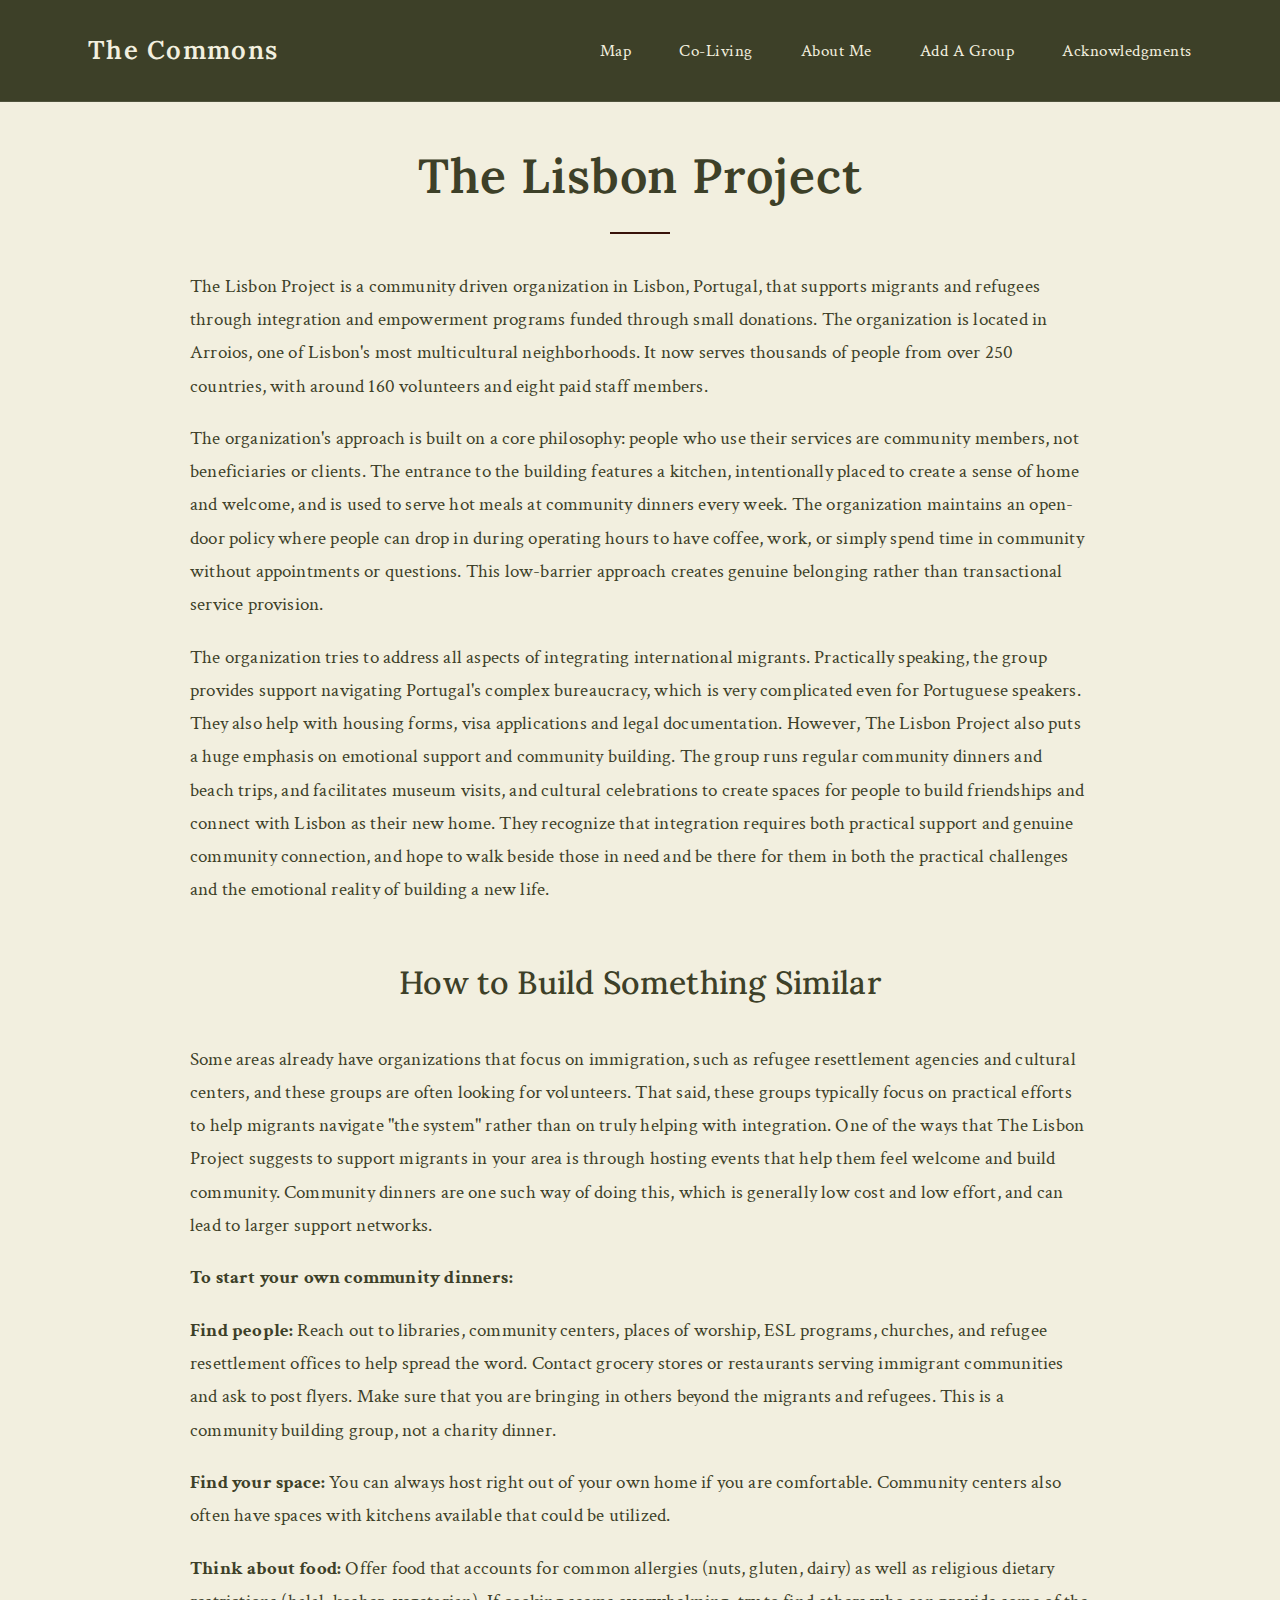
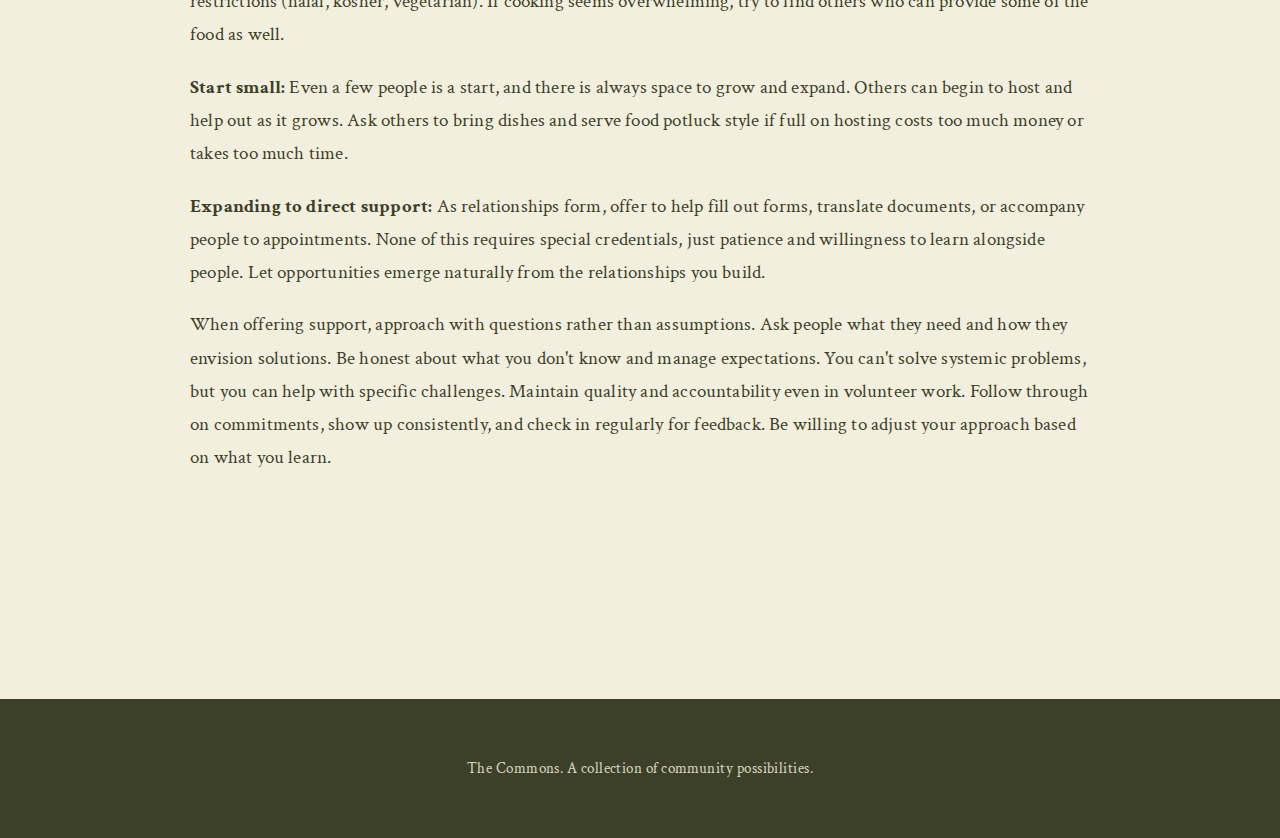
<file: lisbon-project.html>
<!DOCTYPE html>
<html lang="en">
<head>
    <meta charset="UTF-8">
    <meta name="viewport" content="width=device-width, initial-scale=1.0">
    <title>The Lisbon Project - The Commons</title>
    <link rel="stylesheet" href="styles.css">
    <link rel="preconnect" href="https://fonts.googleapis.com">
    <link rel="preconnect" href="https://fonts.gstatic.com" crossorigin>
    <link href="https://fonts.googleapis.com/css2?family=Lora:wght@400;500;600;700&family=Crimson+Text:ital,wght@0,400;0,600;1,400&display=swap" rel="stylesheet">
</head>
<body>
    <nav class="main-nav page-nav">
        <div class="nav-container">
            <a href="index.html" class="nav-logo">The Commons</a>
            <ul class="nav-links">
                <li><a href="index.html">Map</a></li>
                <li><a href="coliving.html">Co-Living</a></li>
                <li><a href="about.html">About Me</a></li>
                <li><a href="add-group.html">Add A Group</a></li>
                <li><a href="acknowledgments.html">Acknowledgments</a></li>
            </ul>
        </div>
    </nav>

    <header class="page-header">
        <h1 class="page-title">The Lisbon Project</h1>
    </header>

    <main class="container">
        <section class="content-section">
            <div class="how-to-build">
                <p>The Lisbon Project is a community driven organization in Lisbon, Portugal, that supports migrants and refugees through integration and empowerment programs funded through small donations. The organization is located in Arroios, one of Lisbon's most multicultural neighborhoods. It now serves thousands of people from over 250 countries, with around 160 volunteers and eight paid staff members.</p>
                
                <p>The organization's approach is built on a core philosophy: people who use their services are community members, not beneficiaries or clients. The entrance to the building features a kitchen, intentionally placed to create a sense of home and welcome, and is used to serve hot meals at community dinners every week. The organization maintains an open-door policy where people can drop in during operating hours to have coffee, work, or simply spend time in community without appointments or questions. This low-barrier approach creates genuine belonging rather than transactional service provision.</p>
                
                <p>The organization tries to address all aspects of integrating international migrants. Practically speaking, the group provides support navigating Portugal's complex bureaucracy, which is very complicated even for Portuguese speakers. They also help with housing forms, visa applications and legal documentation. However, The Lisbon Project also puts a huge emphasis on emotional support and community building. The group runs regular community dinners and beach trips, and facilitates museum visits, and cultural celebrations to create spaces for people to build friendships and connect with Lisbon as their new home. They recognize that integration requires both practical support and genuine community connection, and hope to walk beside those in need and be there for them in both the practical challenges and the emotional reality of building a new life.</p>
            </div>
        </section>

        <section class="content-section">
            <h2 class="subsection-title">How to Build Something Similar</h2>
            <div class="how-to-build">
                <p>Some areas already have organizations that focus on immigration, such as refugee resettlement agencies and cultural centers, and these groups are often looking for volunteers. That said, these groups typically focus on practical efforts to help migrants navigate "the system" rather than on truly helping with integration. One of the ways that The Lisbon Project suggests to support migrants in your area is through hosting events that help them feel welcome and build community. Community dinners are one such way of doing this, which is generally low cost and low effort, and can lead to larger support networks.</p>
                
                <p><strong>To start your own community dinners:</strong></p>
                
                <p><strong>Find people:</strong> Reach out to libraries, community centers, places of worship, ESL programs, churches, and refugee resettlement offices to help spread the word. Contact grocery stores or restaurants serving immigrant communities and ask to post flyers. Make sure that you are bringing in others beyond the migrants and refugees. This is a community building group, not a charity dinner.</p>
                
                <p><strong>Find your space:</strong> You can always host right out of your own home if you are comfortable. Community centers also often have spaces with kitchens available that could be utilized.</p>
                
                <p><strong>Think about food:</strong> Offer food that accounts for common allergies (nuts, gluten, dairy) as well as religious dietary restrictions (halal, kosher, vegetarian). If cooking seems overwhelming, try to find others who can provide some of the food as well.</p>
                
                <p><strong>Start small:</strong> Even a few people is a start, and there is always space to grow and expand. Others can begin to host and help out as it grows. Ask others to bring dishes and serve food potluck style if full on hosting costs too much money or takes too much time.</p>
                
                <p><strong>Expanding to direct support:</strong> As relationships form, offer to help fill out forms, translate documents, or accompany people to appointments. None of this requires special credentials, just patience and willingness to learn alongside people. Let opportunities emerge naturally from the relationships you build.</p>
                
                <p>When offering support, approach with questions rather than assumptions. Ask people what they need and how they envision solutions. Be honest about what you don't know and manage expectations. You can't solve systemic problems, but you can help with specific challenges. Maintain quality and accountability even in volunteer work. Follow through on commitments, show up consistently, and check in regularly for feedback. Be willing to adjust your approach based on what you learn.</p>
            </div>
        </section>
    </main>

    <footer class="site-footer">
        <p>The Commons. A collection of community possibilities.</p>
    </footer>

    <script src="script.js"></script>
</body>
</html>
</file>
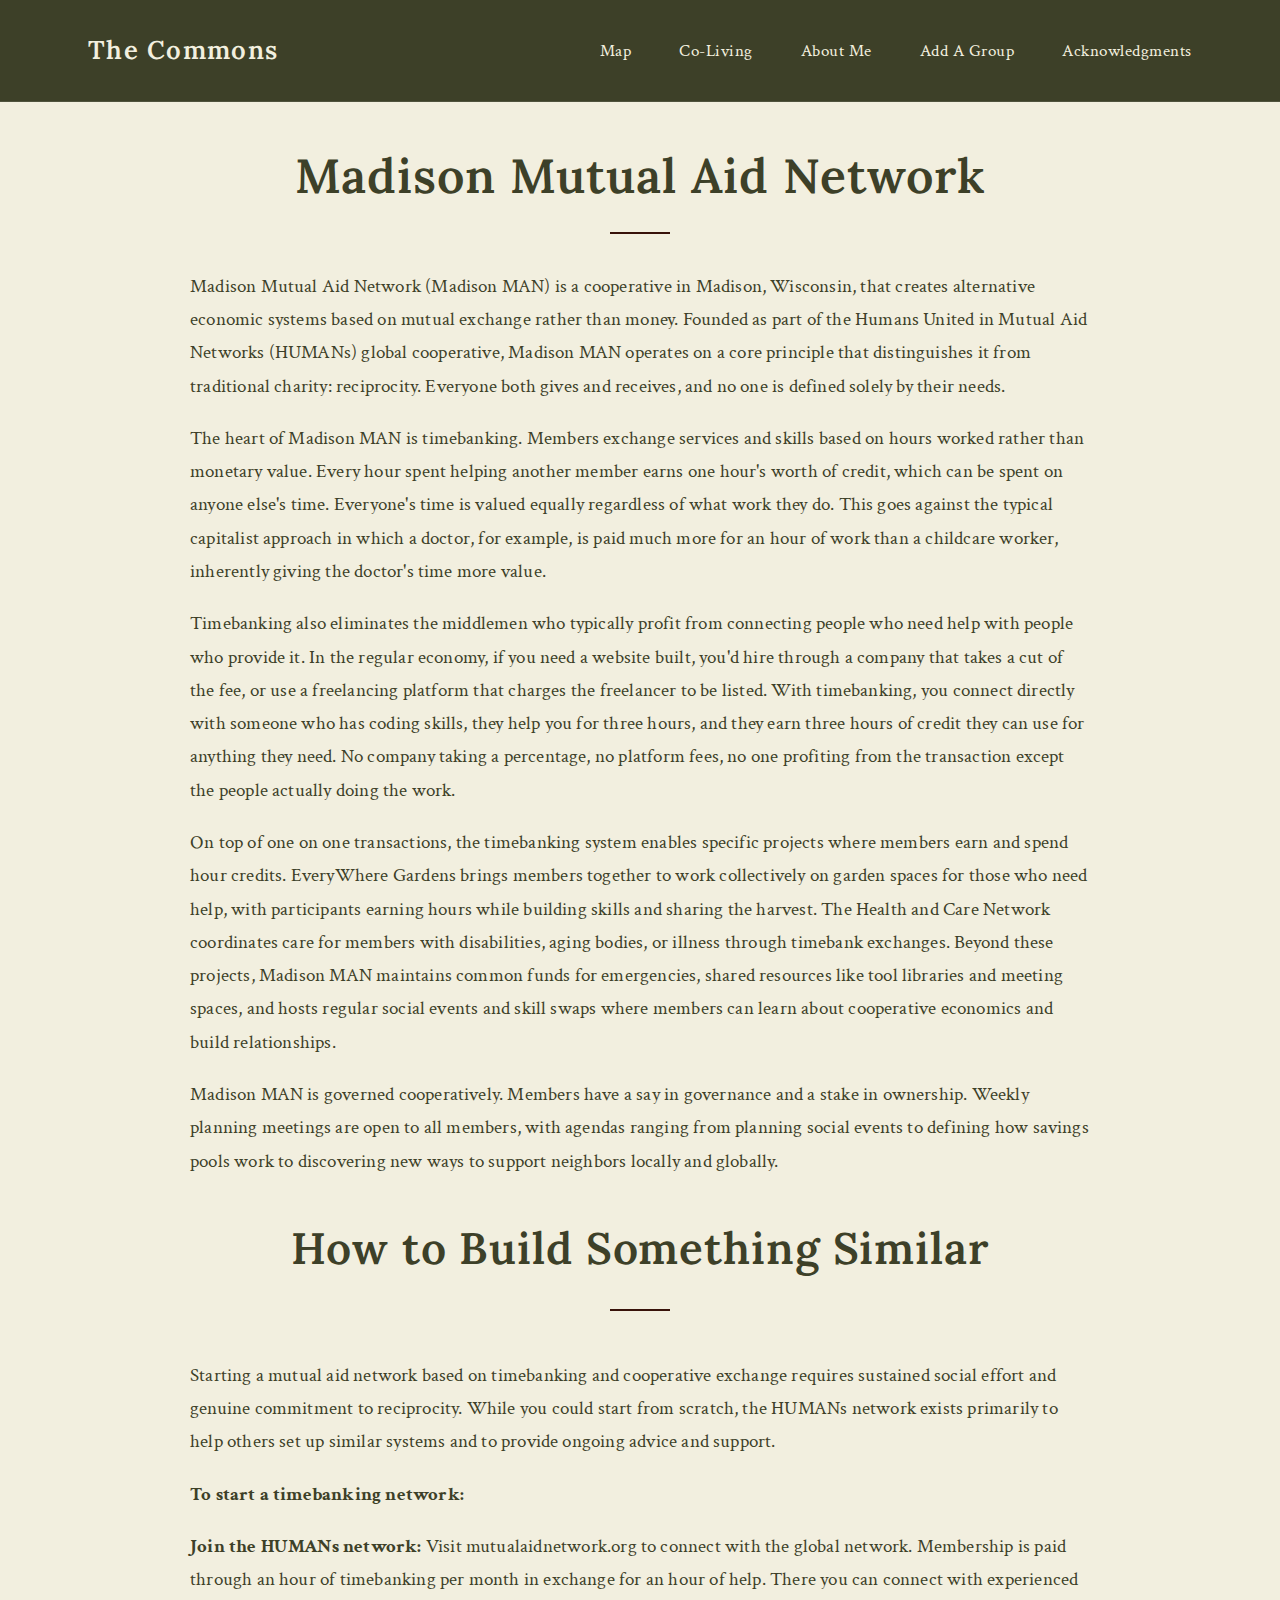
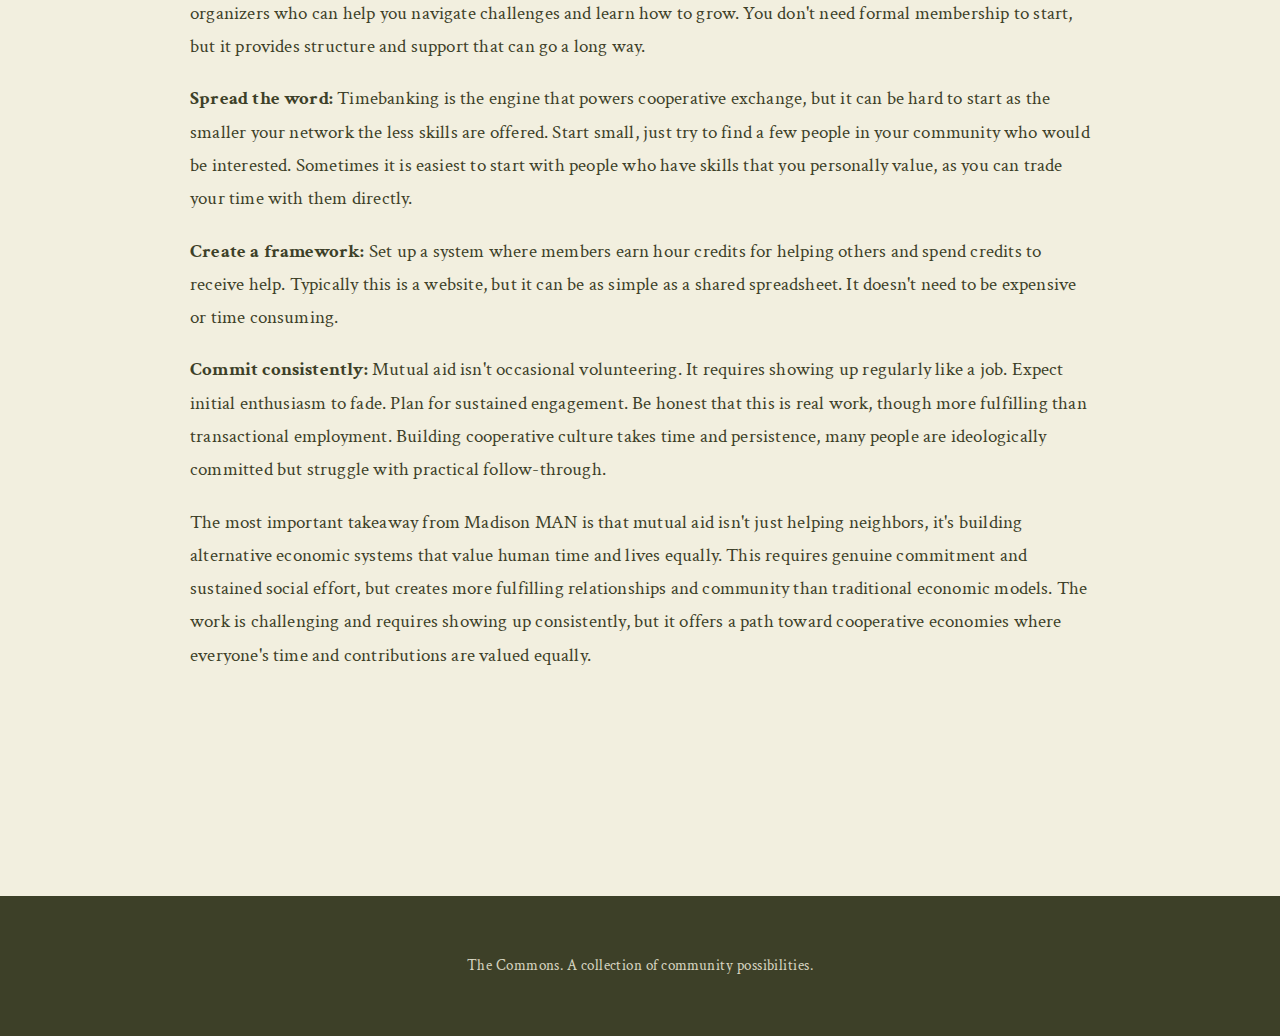
<file: madison-mutual-aid.html>
<!DOCTYPE html>
<html lang="en">
<head>
    <meta charset="UTF-8">
    <meta name="viewport" content="width=device-width, initial-scale=1.0">
    <title>Madison Mutual Aid Network - The Commons</title>
    <link rel="stylesheet" href="styles.css">
    <link rel="preconnect" href="https://fonts.googleapis.com">
    <link rel="preconnect" href="https://fonts.gstatic.com" crossorigin>
    <link href="https://fonts.googleapis.com/css2?family=Lora:wght@400;500;600;700&family=Crimson+Text:ital,wght@0,400;0,600;1,400&display=swap" rel="stylesheet">
</head>
<body>
    <nav class="main-nav page-nav">
        <div class="nav-container">
            <a href="index.html" class="nav-logo">The Commons</a>
            <ul class="nav-links">
                <li><a href="index.html">Map</a></li>
                <li><a href="coliving.html">Co-Living</a></li>
                <li><a href="about.html">About Me</a></li>
                <li><a href="add-group.html">Add A Group</a></li>
                <li><a href="acknowledgments.html">Acknowledgments</a></li>
            </ul>
        </div>
    </nav>

    <header class="page-header">
        <h1 class="page-title">Madison Mutual Aid Network</h1>
    </header>

    <main class="container">
        <section class="content-section">
            <div class="content-text">
                <p>Madison Mutual Aid Network (Madison MAN) is a cooperative in Madison, Wisconsin, that creates alternative economic systems based on mutual exchange rather than money. Founded as part of the Humans United in Mutual Aid Networks (HUMANs) global cooperative, Madison MAN operates on a core principle that distinguishes it from traditional charity: reciprocity. Everyone both gives and receives, and no one is defined solely by their needs.</p>
                
                <p>The heart of Madison MAN is timebanking. Members exchange services and skills based on hours worked rather than monetary value. Every hour spent helping another member earns one hour's worth of credit, which can be spent on anyone else's time. Everyone's time is valued equally regardless of what work they do. This goes against the typical capitalist approach in which a doctor, for example, is paid much more for an hour of work than a childcare worker, inherently giving the doctor's time more value.</p>
                
                <p>Timebanking also eliminates the middlemen who typically profit from connecting people who need help with people who provide it. In the regular economy, if you need a website built, you'd hire through a company that takes a cut of the fee, or use a freelancing platform that charges the freelancer to be listed. With timebanking, you connect directly with someone who has coding skills, they help you for three hours, and they earn three hours of credit they can use for anything they need. No company taking a percentage, no platform fees, no one profiting from the transaction except the people actually doing the work.</p>
                
                <p>On top of one on one transactions, the timebanking system enables specific projects where members earn and spend hour credits. EveryWhere Gardens brings members together to work collectively on garden spaces for those who need help, with participants earning hours while building skills and sharing the harvest. The Health and Care Network coordinates care for members with disabilities, aging bodies, or illness through timebank exchanges. Beyond these projects, Madison MAN maintains common funds for emergencies, shared resources like tool libraries and meeting spaces, and hosts regular social events and skill swaps where members can learn about cooperative economics and build relationships.</p>
                
                <p>Madison MAN is governed cooperatively. Members have a say in governance and a stake in ownership. Weekly planning meetings are open to all members, with agendas ranging from planning social events to defining how savings pools work to discovering new ways to support neighbors locally and globally.</p>
            </div>
        </section>

        <section class="content-section">
            <h2 class="section-title">How to Build Something Similar</h2>
            <div class="content-text">
                <p>Starting a mutual aid network based on timebanking and cooperative exchange requires sustained social effort and genuine commitment to reciprocity. While you could start from scratch, the HUMANs network exists primarily to help others set up similar systems and to provide ongoing advice and support.</p>
                
                <p><strong>To start a timebanking network:</strong></p>
                
                <p><strong>Join the HUMANs network:</strong> Visit mutualaidnetwork.org to connect with the global network. Membership is paid through an hour of timebanking per month in exchange for an hour of help. There you can connect with experienced organizers who can help you navigate challenges and learn how to grow. You don't need formal membership to start, but it provides structure and support that can go a long way.</p>
                
                <p><strong>Spread the word:</strong> Timebanking is the engine that powers cooperative exchange, but it can be hard to start as the smaller your network the less skills are offered. Start small, just try to find a few people in your community who would be interested. Sometimes it is easiest to start with people who have skills that you personally value, as you can trade your time with them directly.</p>
                
                <p><strong>Create a framework:</strong> Set up a system where members earn hour credits for helping others and spend credits to receive help. Typically this is a website, but it can be as simple as a shared spreadsheet. It doesn't need to be expensive or time consuming.</p>
                
                <p><strong>Commit consistently:</strong> Mutual aid isn't occasional volunteering. It requires showing up regularly like a job. Expect initial enthusiasm to fade. Plan for sustained engagement. Be honest that this is real work, though more fulfilling than transactional employment. Building cooperative culture takes time and persistence, many people are ideologically committed but struggle with practical follow-through.</p>
                
                <p>The most important takeaway from Madison MAN is that mutual aid isn't just helping neighbors, it's building alternative economic systems that value human time and lives equally. This requires genuine commitment and sustained social effort, but creates more fulfilling relationships and community than traditional economic models. The work is challenging and requires showing up consistently, but it offers a path toward cooperative economies where everyone's time and contributions are valued equally.</p>
            </div>
        </section>
    </main>

    <footer class="site-footer">
        <p>The Commons. A collection of community possibilities.</p>
    </footer>

    <script src="script.js"></script>
</body>
</html>
</file>
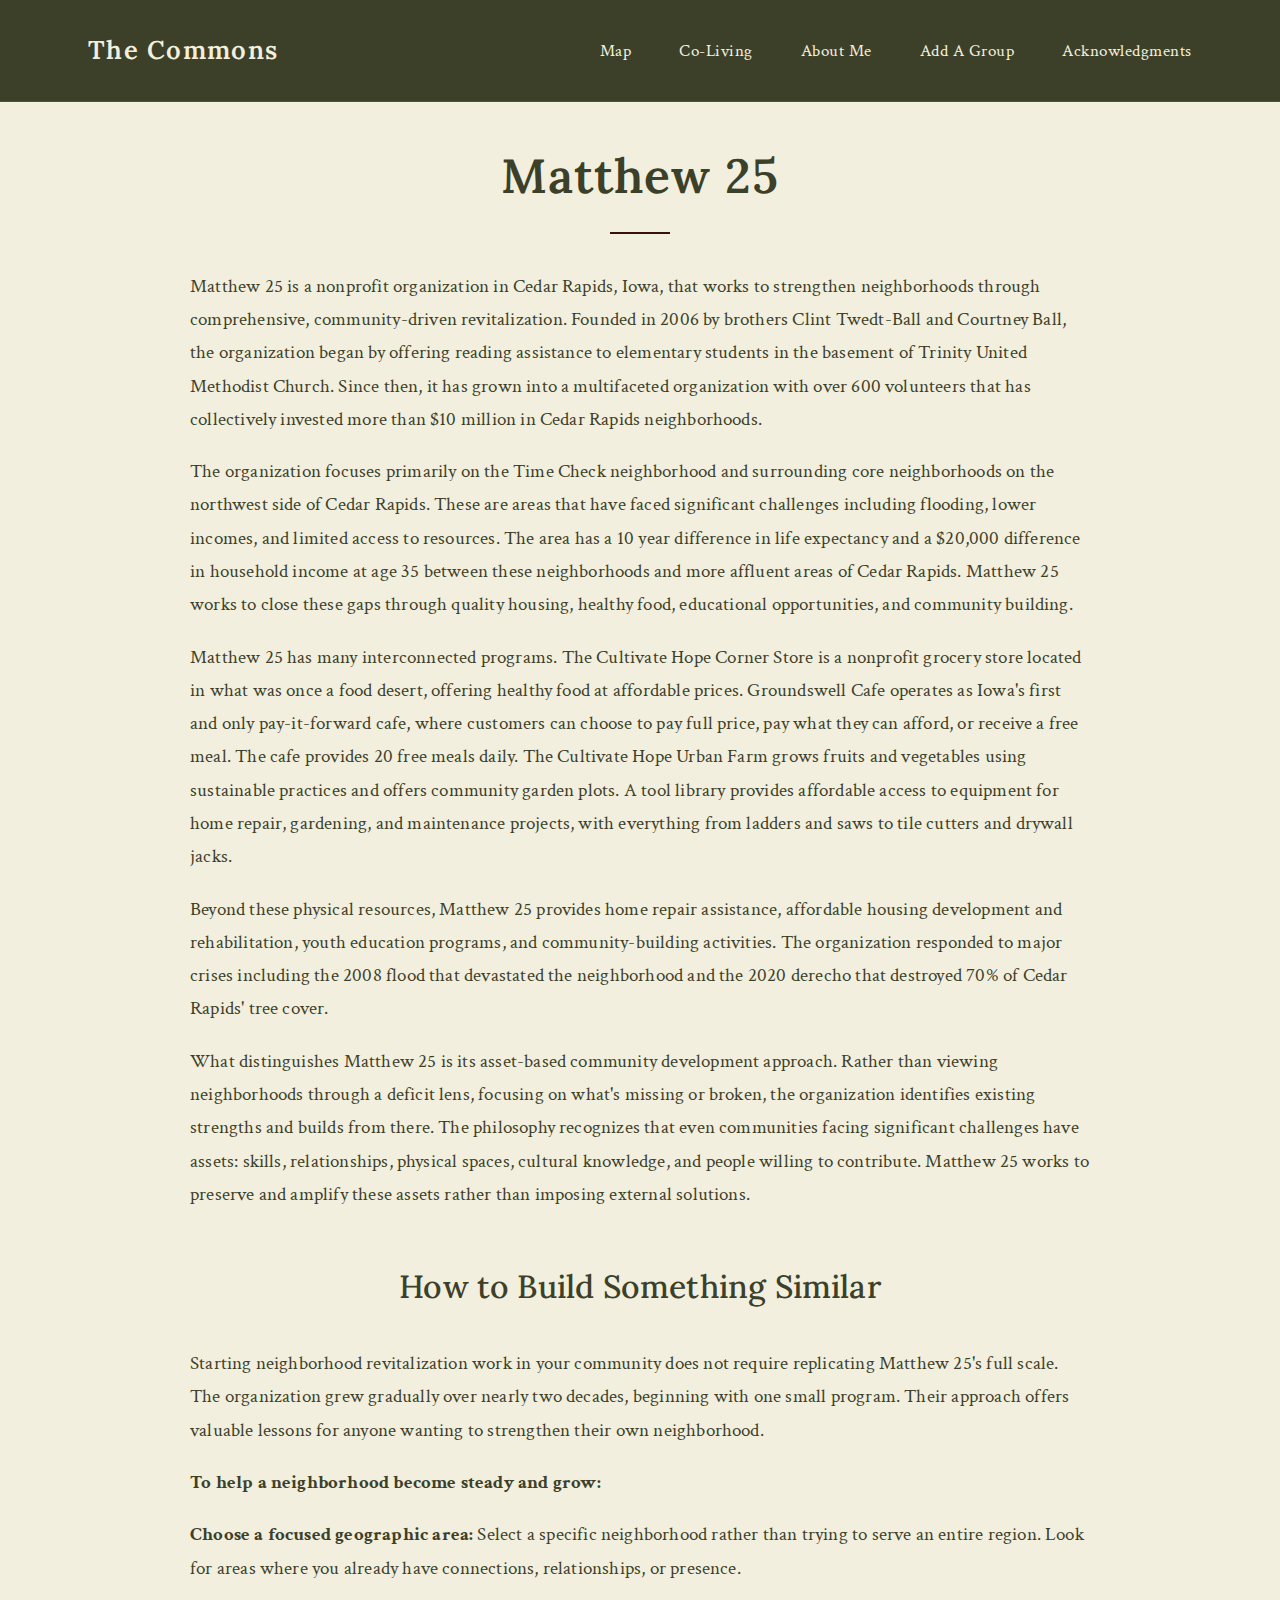
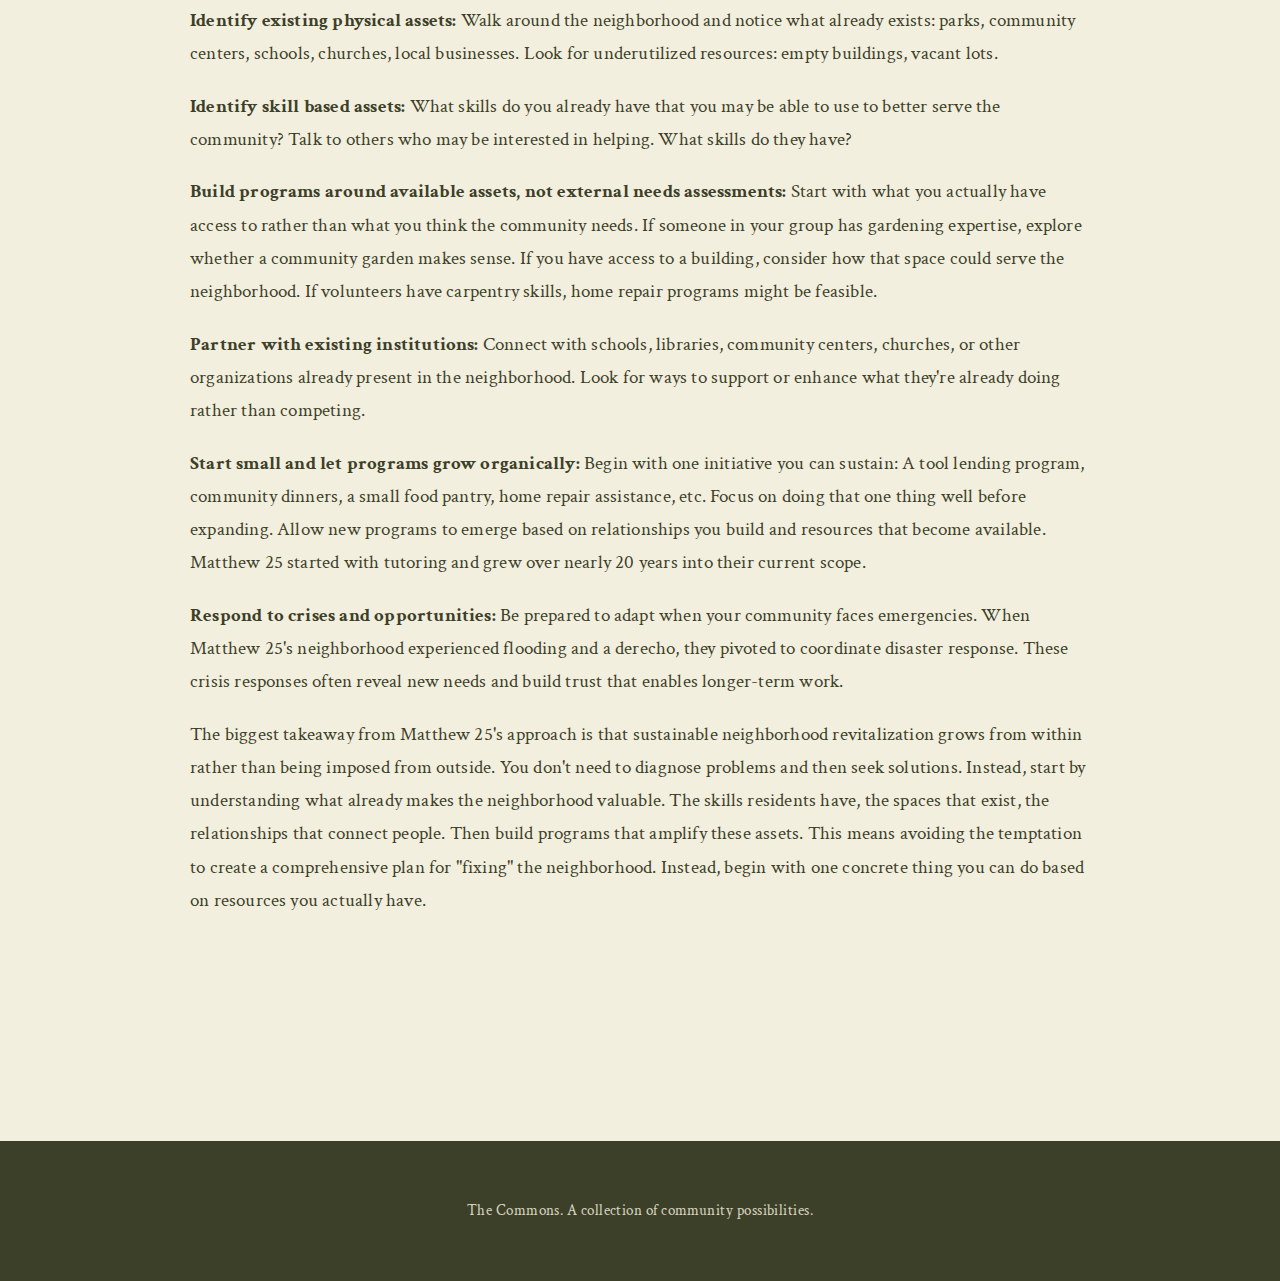
<file: matthew-25.html>
<!DOCTYPE html>
<html lang="en">
<head>
    <meta charset="UTF-8">
    <meta name="viewport" content="width=device-width, initial-scale=1.0">
    <title>Matthew 25 - The Commons</title>
    <link rel="stylesheet" href="styles.css">
    <link rel="preconnect" href="https://fonts.googleapis.com">
    <link rel="preconnect" href="https://fonts.gstatic.com" crossorigin>
    <link href="https://fonts.googleapis.com/css2?family=Lora:wght@400;500;600;700&family=Crimson+Text:ital,wght@0,400;0,600;1,400&display=swap" rel="stylesheet">
</head>
<body>
    <nav class="main-nav page-nav">
        <div class="nav-container">
            <a href="index.html" class="nav-logo">The Commons</a>
            <ul class="nav-links">
                <li><a href="index.html">Map</a></li>
                <li><a href="coliving.html">Co-Living</a></li>
                <li><a href="about.html">About Me</a></li>
                <li><a href="add-group.html">Add A Group</a></li>
                <li><a href="acknowledgments.html">Acknowledgments</a></li>
            </ul>
        </div>
    </nav>

    <header class="page-header">
        <h1 class="page-title">Matthew 25</h1>
    </header>

    <main class="container">
        <section class="content-section">
            <div class="how-to-build">
                <p>Matthew 25 is a nonprofit organization in Cedar Rapids, Iowa, that works to strengthen neighborhoods through comprehensive, community-driven revitalization. Founded in 2006 by brothers Clint Twedt-Ball and Courtney Ball, the organization began by offering reading assistance to elementary students in the basement of Trinity United Methodist Church. Since then, it has grown into a multifaceted organization with over 600 volunteers that has collectively invested more than $10 million in Cedar Rapids neighborhoods.</p>
                
                <p>The organization focuses primarily on the Time Check neighborhood and surrounding core neighborhoods on the northwest side of Cedar Rapids. These are areas that have faced significant challenges including flooding, lower incomes, and limited access to resources. The area has a 10 year difference in life expectancy and a $20,000 difference in household income at age 35 between these neighborhoods and more affluent areas of Cedar Rapids. Matthew 25 works to close these gaps through quality housing, healthy food, educational opportunities, and community building.</p>
                
                <p>Matthew 25 has many interconnected programs. The Cultivate Hope Corner Store is a nonprofit grocery store located in what was once a food desert, offering healthy food at affordable prices. Groundswell Cafe operates as Iowa's first and only pay-it-forward cafe, where customers can choose to pay full price, pay what they can afford, or receive a free meal. The cafe provides 20 free meals daily. The Cultivate Hope Urban Farm grows fruits and vegetables using sustainable practices and offers community garden plots. A tool library provides affordable access to equipment for home repair, gardening, and maintenance projects, with everything from ladders and saws to tile cutters and drywall jacks.</p>
                
                <p>Beyond these physical resources, Matthew 25 provides home repair assistance, affordable housing development and rehabilitation, youth education programs, and community-building activities. The organization responded to major crises including the 2008 flood that devastated the neighborhood and the 2020 derecho that destroyed 70% of Cedar Rapids' tree cover.</p>
                
                <p>What distinguishes Matthew 25 is its asset-based community development approach. Rather than viewing neighborhoods through a deficit lens, focusing on what's missing or broken, the organization identifies existing strengths and builds from there. The philosophy recognizes that even communities facing significant challenges have assets: skills, relationships, physical spaces, cultural knowledge, and people willing to contribute. Matthew 25 works to preserve and amplify these assets rather than imposing external solutions.</p>
            </div>
        </section>

        <section class="content-section">
            <h2 class="subsection-title">How to Build Something Similar</h2>
            <div class="how-to-build">
                <p>Starting neighborhood revitalization work in your community does not require replicating Matthew 25's full scale. The organization grew gradually over nearly two decades, beginning with one small program. Their approach offers valuable lessons for anyone wanting to strengthen their own neighborhood.</p>
                
                <p><strong>To help a neighborhood become steady and grow:</strong></p>
                
                <p><strong>Choose a focused geographic area:</strong> Select a specific neighborhood rather than trying to serve an entire region. Look for areas where you already have connections, relationships, or presence.</p>
                
                <p><strong>Identify existing physical assets:</strong> Walk around the neighborhood and notice what already exists: parks, community centers, schools, churches, local businesses. Look for underutilized resources: empty buildings, vacant lots.</p>
                
                <p><strong>Identify skill based assets:</strong> What skills do you already have that you may be able to use to better serve the community? Talk to others who may be interested in helping. What skills do they have?</p>
                
                <p><strong>Build programs around available assets, not external needs assessments:</strong> Start with what you actually have access to rather than what you think the community needs. If someone in your group has gardening expertise, explore whether a community garden makes sense. If you have access to a building, consider how that space could serve the neighborhood. If volunteers have carpentry skills, home repair programs might be feasible.</p>
                
                <p><strong>Partner with existing institutions:</strong> Connect with schools, libraries, community centers, churches, or other organizations already present in the neighborhood. Look for ways to support or enhance what they're already doing rather than competing.</p>
                
                <p><strong>Start small and let programs grow organically:</strong> Begin with one initiative you can sustain: A tool lending program, community dinners, a small food pantry, home repair assistance, etc. Focus on doing that one thing well before expanding. Allow new programs to emerge based on relationships you build and resources that become available. Matthew 25 started with tutoring and grew over nearly 20 years into their current scope.</p>
                
                <p><strong>Respond to crises and opportunities:</strong> Be prepared to adapt when your community faces emergencies. When Matthew 25's neighborhood experienced flooding and a derecho, they pivoted to coordinate disaster response. These crisis responses often reveal new needs and build trust that enables longer-term work.</p>
                
                <p>The biggest takeaway from Matthew 25's approach is that sustainable neighborhood revitalization grows from within rather than being imposed from outside. You don't need to diagnose problems and then seek solutions. Instead, start by understanding what already makes the neighborhood valuable. The skills residents have, the spaces that exist, the relationships that connect people. Then build programs that amplify these assets. This means avoiding the temptation to create a comprehensive plan for "fixing" the neighborhood. Instead, begin with one concrete thing you can do based on resources you actually have.</p>
            </div>
        </section>
    </main>

    <footer class="site-footer">
        <p>The Commons. A collection of community possibilities.</p>
    </footer>

    <script src="script.js"></script>
</body>
</html>
</file>
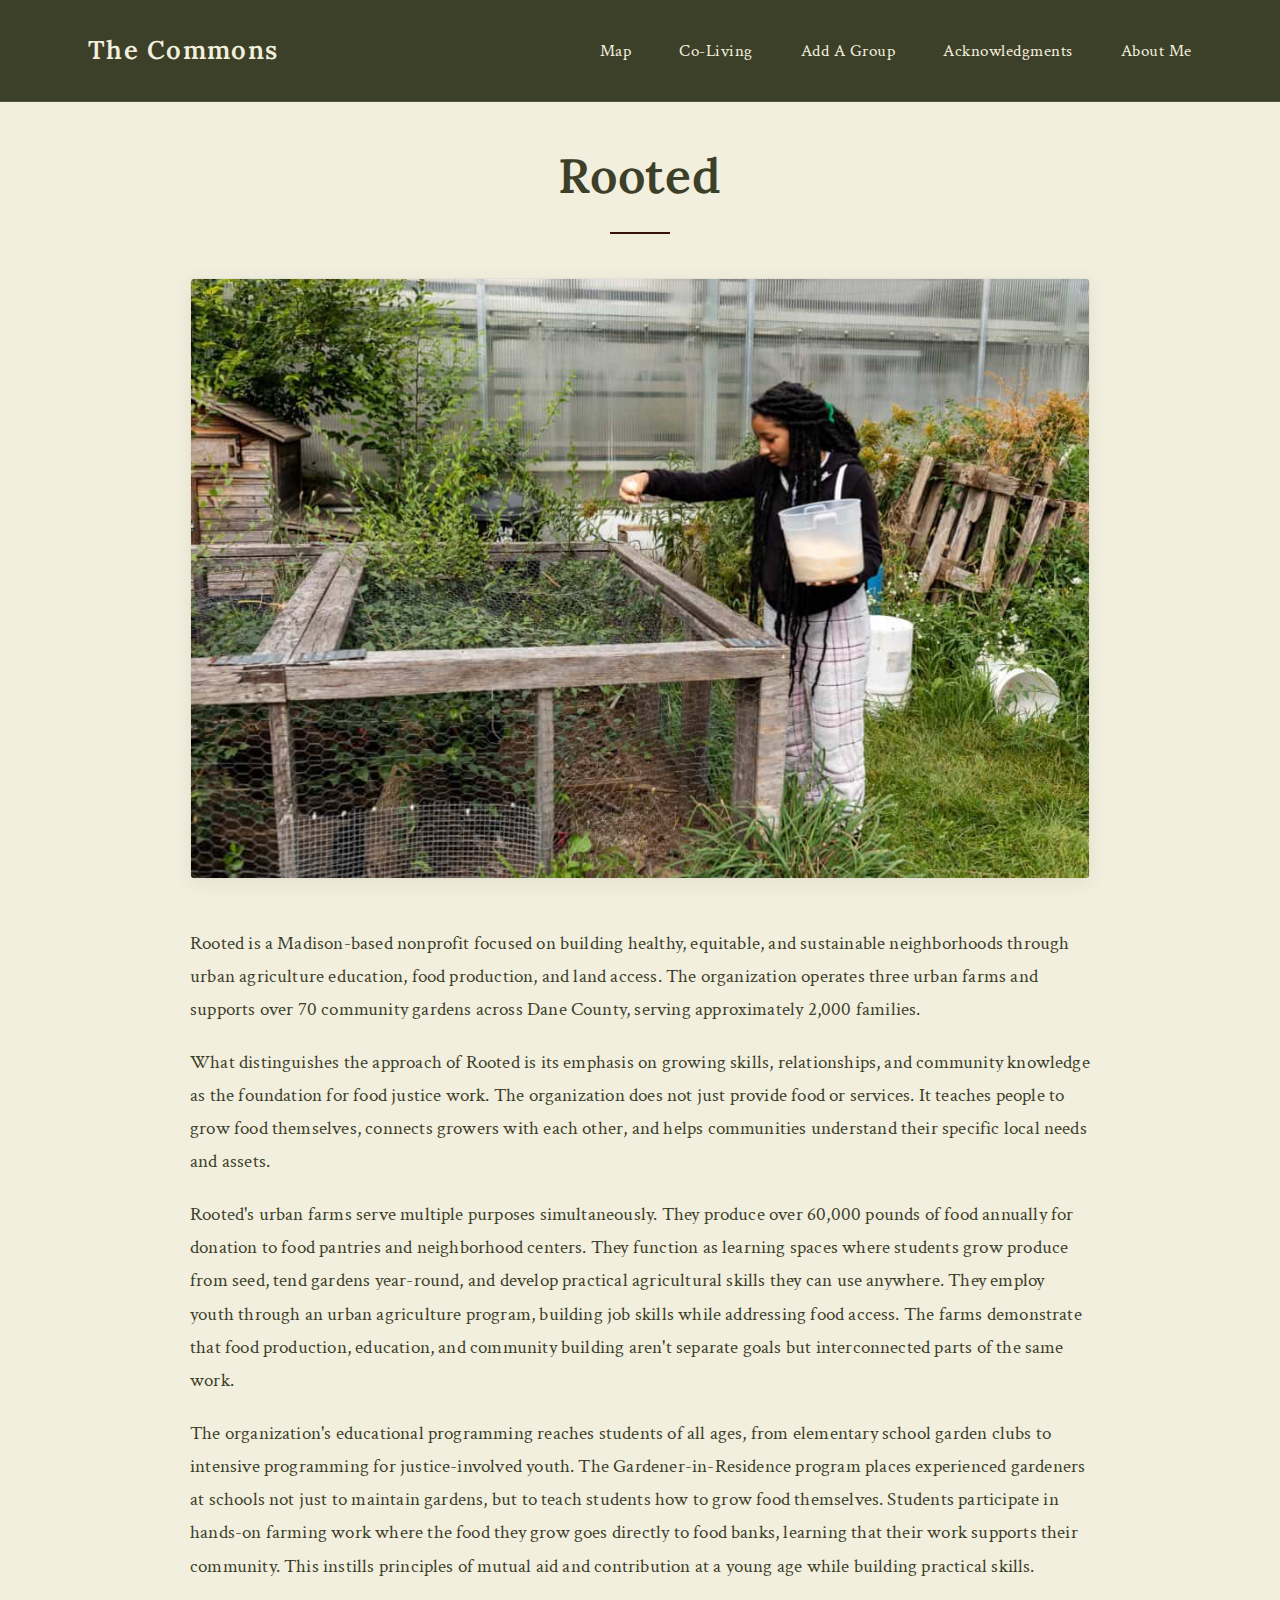
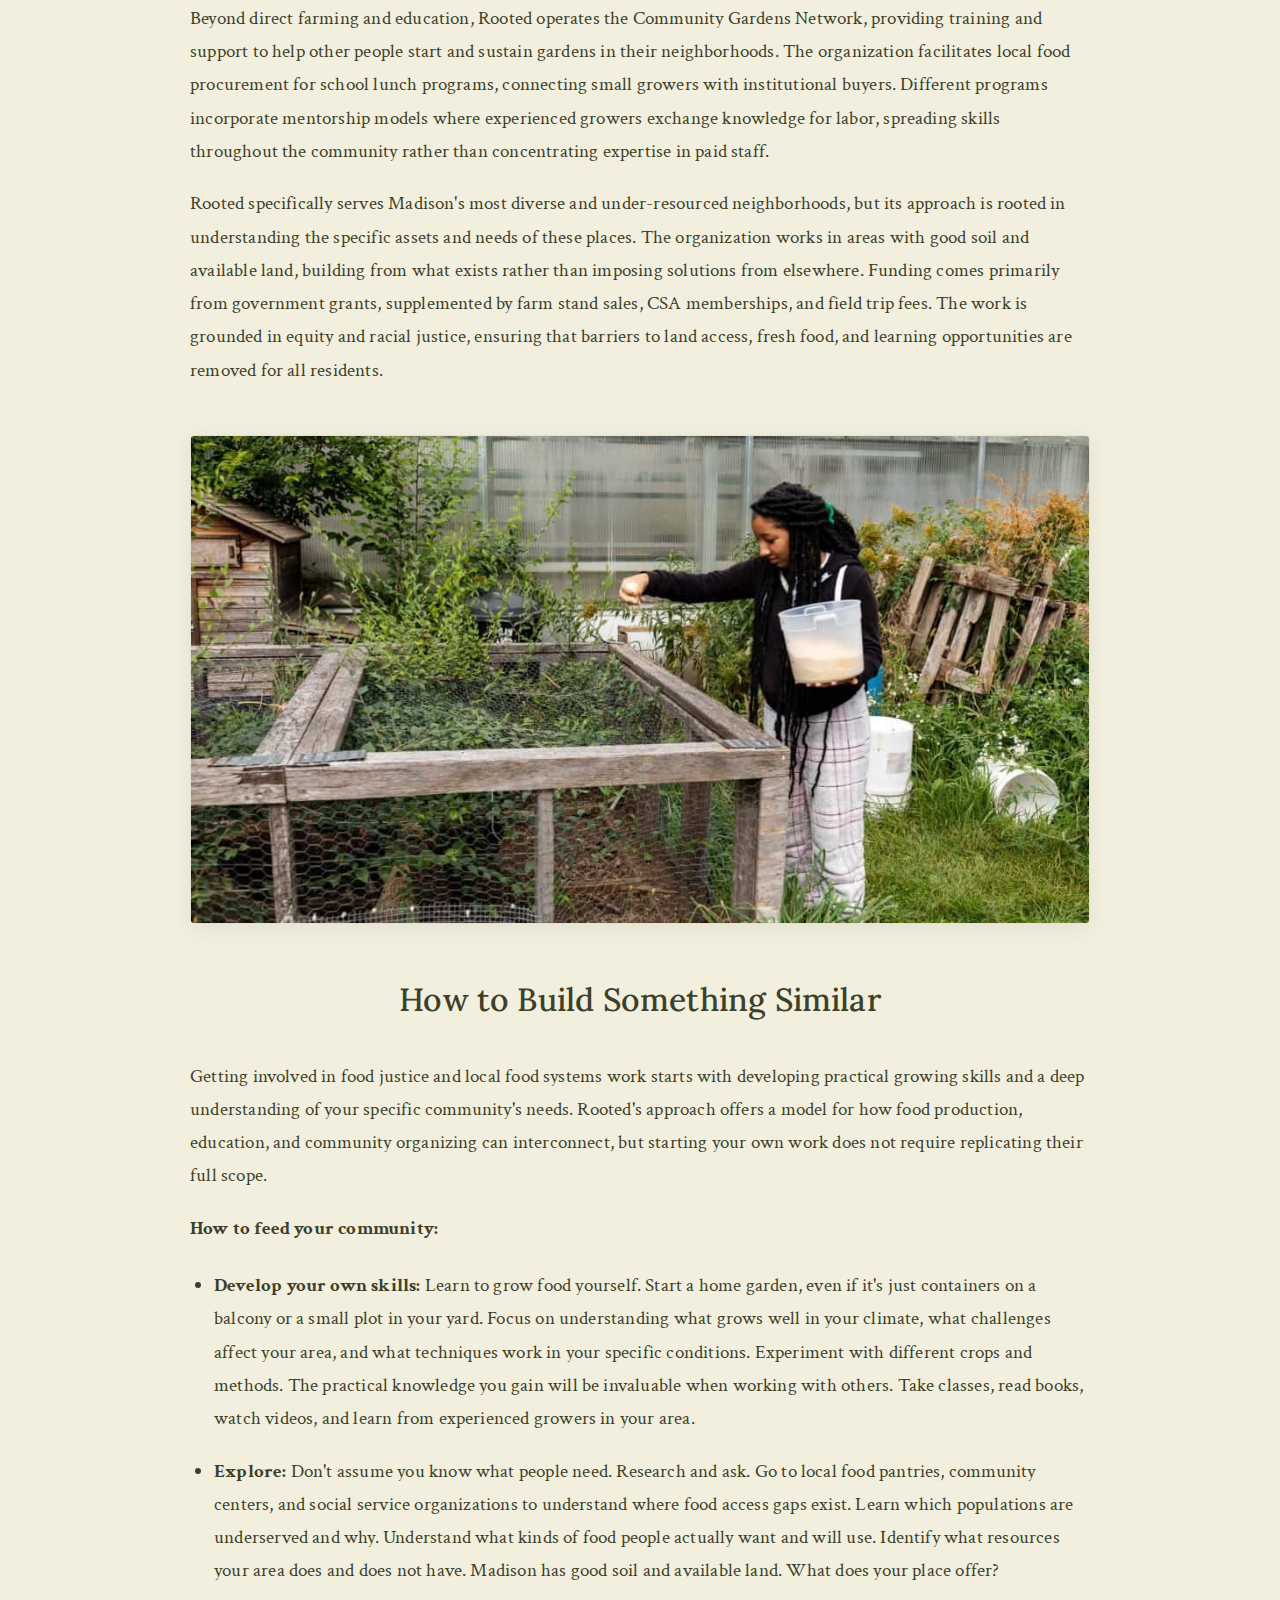
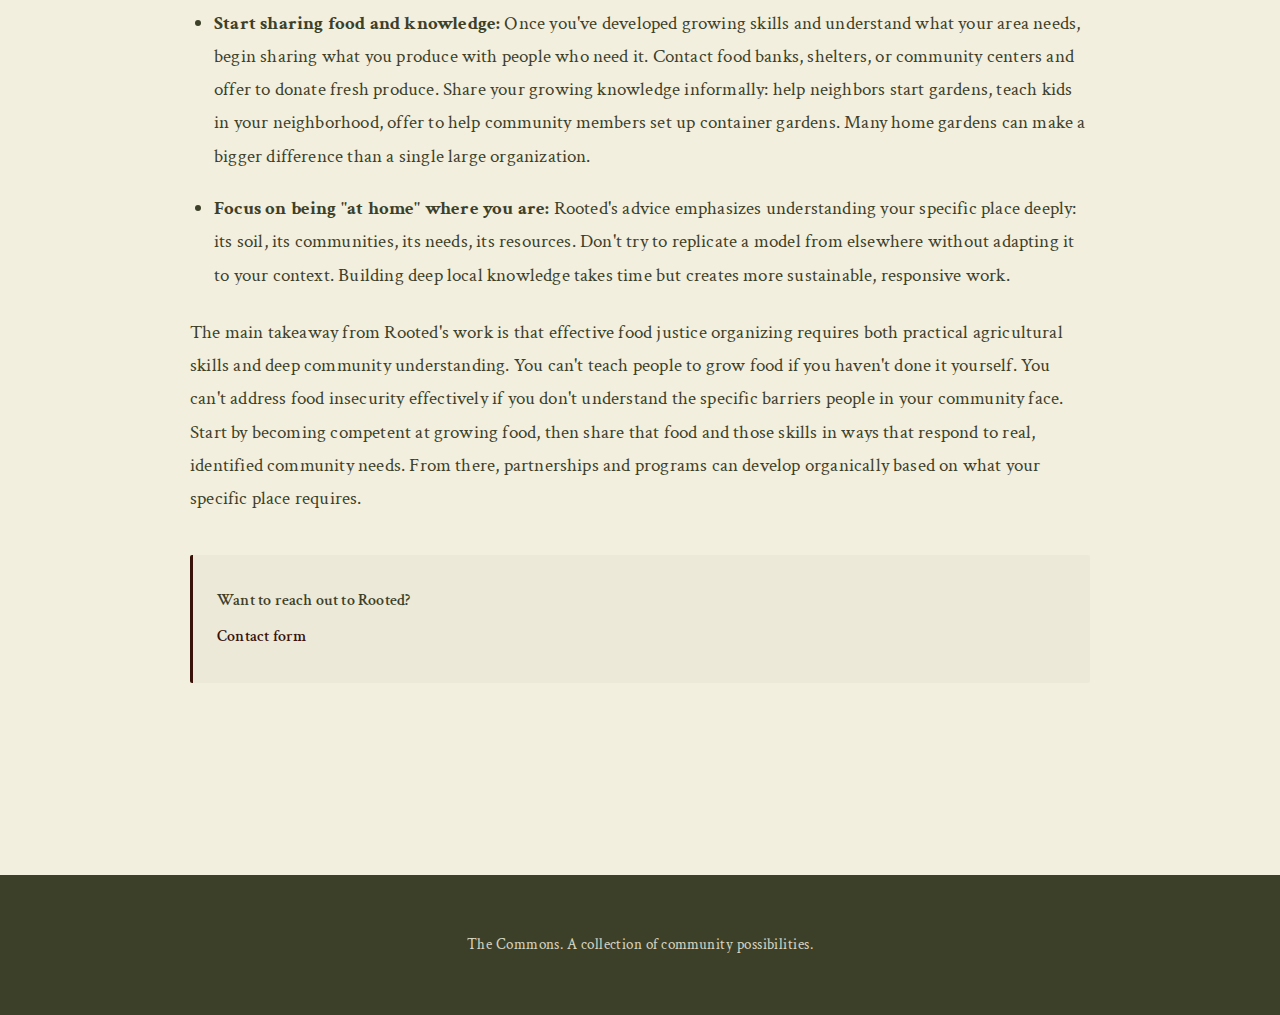
<file: rooted.html>
<!DOCTYPE html>
<html lang="en">
<head>
    <meta charset="UTF-8">
    <meta name="viewport" content="width=device-width, initial-scale=1.0">
    <title>Rooted - The Commons</title>
    <link rel="stylesheet" href="styles.css">
    <link rel="preconnect" href="https://fonts.googleapis.com">
    <link rel="preconnect" href="https://fonts.gstatic.com" crossorigin>
    <link href="https://fonts.googleapis.com/css2?family=Lora:wght@400;500;600;700&family=Crimson+Text:ital,wght@0,400;0,600;1,400&display=swap" rel="stylesheet">
</head>
<body>
    <nav class="main-nav page-nav">
        <div class="nav-container">
            <a href="index.html" class="nav-logo">The Commons</a>
            <ul class="nav-links">
                <li><a href="index.html">Map</a></li>
                <li><a href="coliving.html">Co-Living</a></li>
                <li><a href="add-group.html">Add A Group</a></li>
                <li><a href="acknowledgments.html">Acknowledgments</a></li>
                <li><a href="about.html">About Me</a></li>
            </ul>
        </div>
    </nav>

    <header class="page-header">
        <h1 class="page-title">Rooted</h1>
    </header>

    <main class="container">
        <section class="content-section">
            <img src="rooted-1.jpg" alt="Rooted community garden" class="org-photo org-photo-top">
            
            <div class="content-text">
                <p>Rooted is a Madison-based nonprofit focused on building healthy, equitable, and sustainable neighborhoods through urban agriculture education, food production, and land access. The organization operates three urban farms and supports over 70 community gardens across Dane County, serving approximately 2,000 families.</p>
                
                <p>What distinguishes the approach of Rooted is its emphasis on growing skills, relationships, and community knowledge as the foundation for food justice work. The organization does not just provide food or services. It teaches people to grow food themselves, connects growers with each other, and helps communities understand their specific local needs and assets.</p>
                
                <p>Rooted's urban farms serve multiple purposes simultaneously. They produce over 60,000 pounds of food annually for donation to food pantries and neighborhood centers. They function as learning spaces where students grow produce from seed, tend gardens year-round, and develop practical agricultural skills they can use anywhere. They employ youth through an urban agriculture program, building job skills while addressing food access. The farms demonstrate that food production, education, and community building aren't separate goals but interconnected parts of the same work.</p>
                
                <p>The organization's educational programming reaches students of all ages, from elementary school garden clubs to intensive programming for justice-involved youth. The Gardener-in-Residence program places experienced gardeners at schools not just to maintain gardens, but to teach students how to grow food themselves. Students participate in hands-on farming work where the food they grow goes directly to food banks, learning that their work supports their community. This instills principles of mutual aid and contribution at a young age while building practical skills.</p>
                
                <p>Beyond direct farming and education, Rooted operates the Community Gardens Network, providing training and support to help other people start and sustain gardens in their neighborhoods. The organization facilitates local food procurement for school lunch programs, connecting small growers with institutional buyers. Different programs incorporate mentorship models where experienced growers exchange knowledge for labor, spreading skills throughout the community rather than concentrating expertise in paid staff.</p>
                
                <p>Rooted specifically serves Madison's most diverse and under-resourced neighborhoods, but its approach is rooted in understanding the specific assets and needs of these places. The organization works in areas with good soil and available land, building from what exists rather than imposing solutions from elsewhere. Funding comes primarily from government grants, supplemented by farm stand sales, CSA memberships, and field trip fees. The work is grounded in equity and racial justice, ensuring that barriers to land access, fresh food, and learning opportunities are removed for all residents.</p>
                        </div>
            </div>
        </section>
        
        <img src="rooted-2.jpg" alt="Rooted urban farming program" class="org-photo org-photo-middle">

        <section class="content-section">
            <h2 class="subsection-title">How to Build Something Similar</h2>
            <div class="how-to-build">
                <p>Getting involved in food justice and local food systems work starts with developing practical growing skills and a deep understanding of your specific community's needs. Rooted's approach offers a model for how food production, education, and community organizing can interconnect, but starting your own work does not require replicating their full scope.</p>
                
                <p><strong>How to feed your community:</strong></p>
                
                <ul>
                    <li><strong>Develop your own skills:</strong> Learn to grow food yourself. Start a home garden, even if it's just containers on a balcony or a small plot in your yard. Focus on understanding what grows well in your climate, what challenges affect your area, and what techniques work in your specific conditions. Experiment with different crops and methods. The practical knowledge you gain will be invaluable when working with others. Take classes, read books, watch videos, and learn from experienced growers in your area.</li>
                    
                    <li><strong>Explore:</strong> Don't assume you know what people need. Research and ask. Go to local food pantries, community centers, and social service organizations to understand where food access gaps exist. Learn which populations are underserved and why. Understand what kinds of food people actually want and will use. Identify what resources your area does and does not have. Madison has good soil and available land. What does your place offer?</li>
                    
                    <li><strong>Start sharing food and knowledge:</strong> Once you've developed growing skills and understand what your area needs, begin sharing what you produce with people who need it. Contact food banks, shelters, or community centers and offer to donate fresh produce. Share your growing knowledge informally: help neighbors start gardens, teach kids in your neighborhood, offer to help community members set up container gardens. Many home gardens can make a bigger difference than a single large organization.</li>
                    
                    <li><strong>Focus on being "at home" where you are:</strong> Rooted's advice emphasizes understanding your specific place deeply: its soil, its communities, its needs, its resources. Don't try to replicate a model from elsewhere without adapting it to your context. Building deep local knowledge takes time but creates more sustainable, responsive work.</li>
                </ul>
                
                <p>The main takeaway from Rooted's work is that effective food justice organizing requires both practical agricultural skills and deep community understanding. You can't teach people to grow food if you haven't done it yourself. You can't address food insecurity effectively if you don't understand the specific barriers people in your community face. Start by becoming competent at growing food, then share that food and those skills in ways that respond to real, identified community needs. From there, partnerships and programs can develop organically based on what your specific place requires.</p>
            </div>
        </section>        
        <div class="contact-info">
            <p><strong>Want to reach out to Rooted?</strong></p>
            <p><strong><a href="https://rootedwi.org/about-us/contact-us/" target="_blank">Contact form</a></strong></p>
        </div>
    </main>

    <footer class="site-footer">
        <p>The Commons. A collection of community possibilities.</p>
    </footer>

    <script src="script.js"></script>
</body>
</html>
</file>
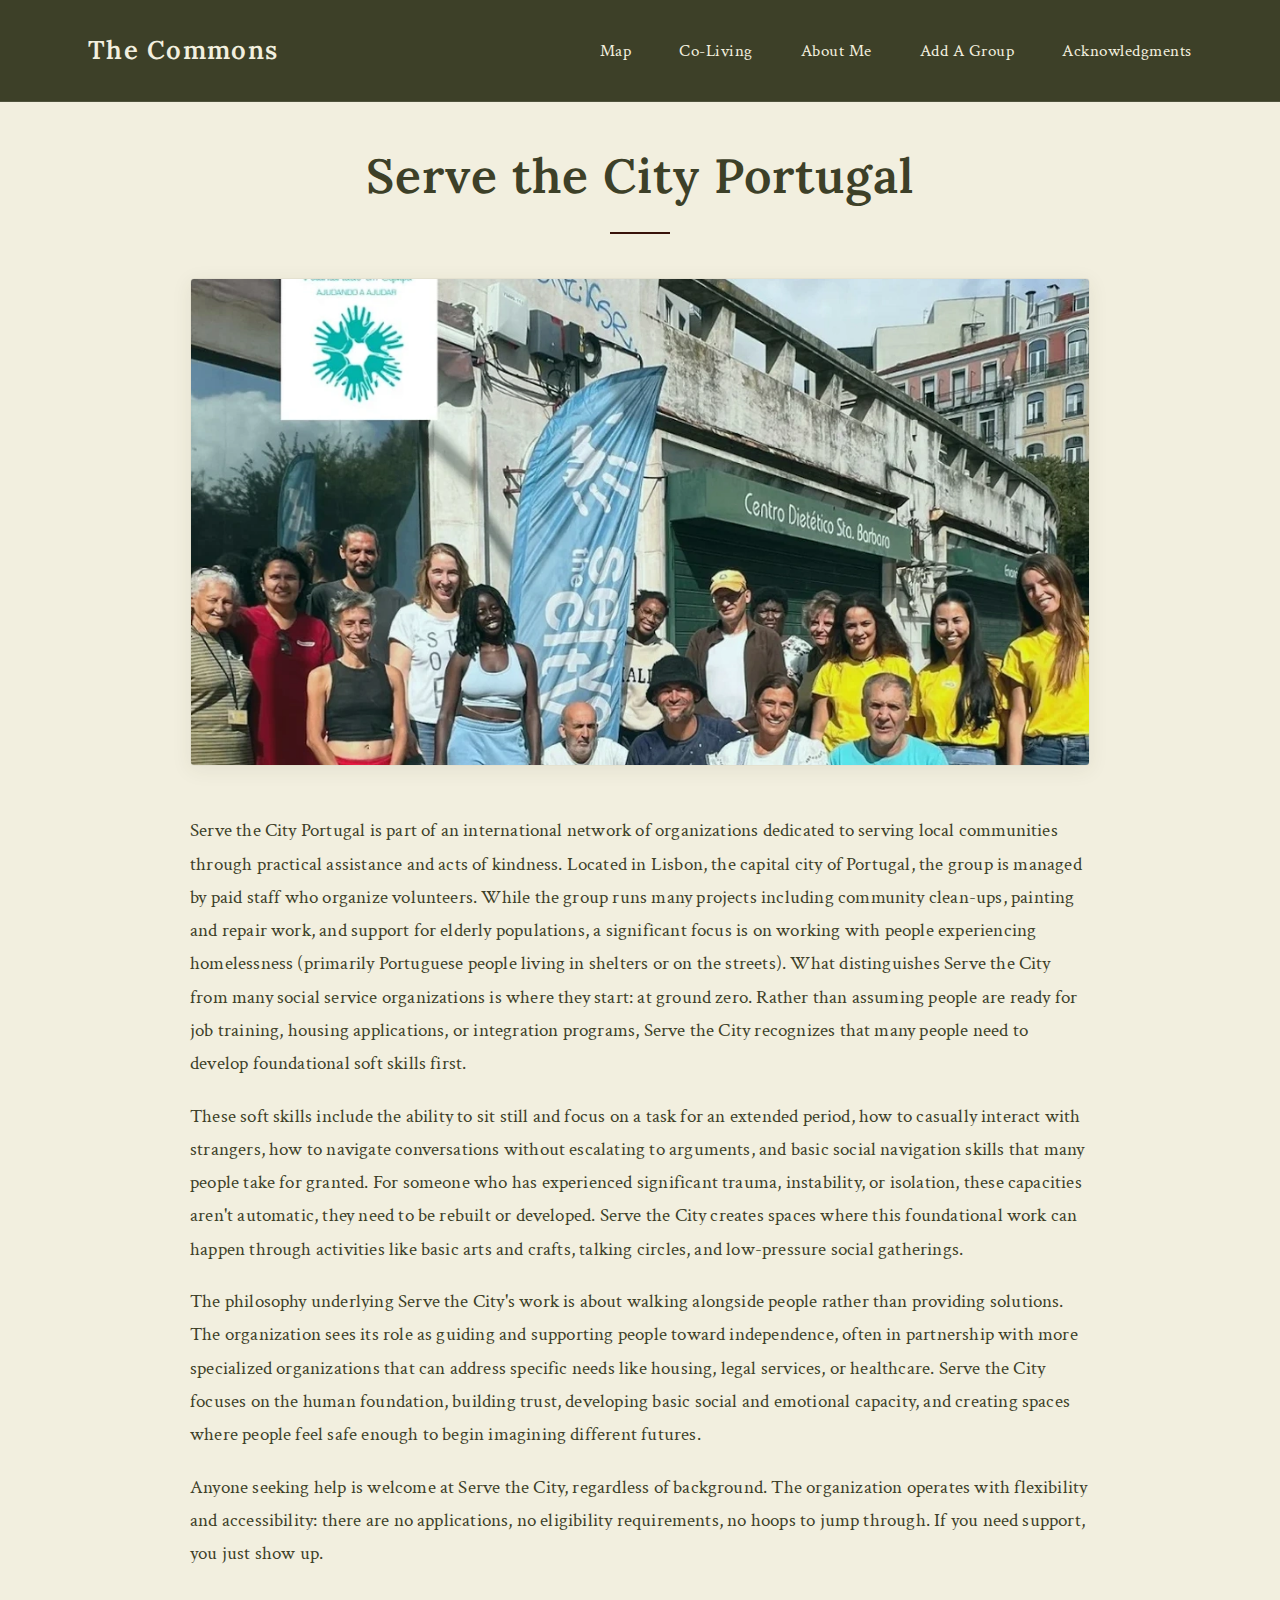
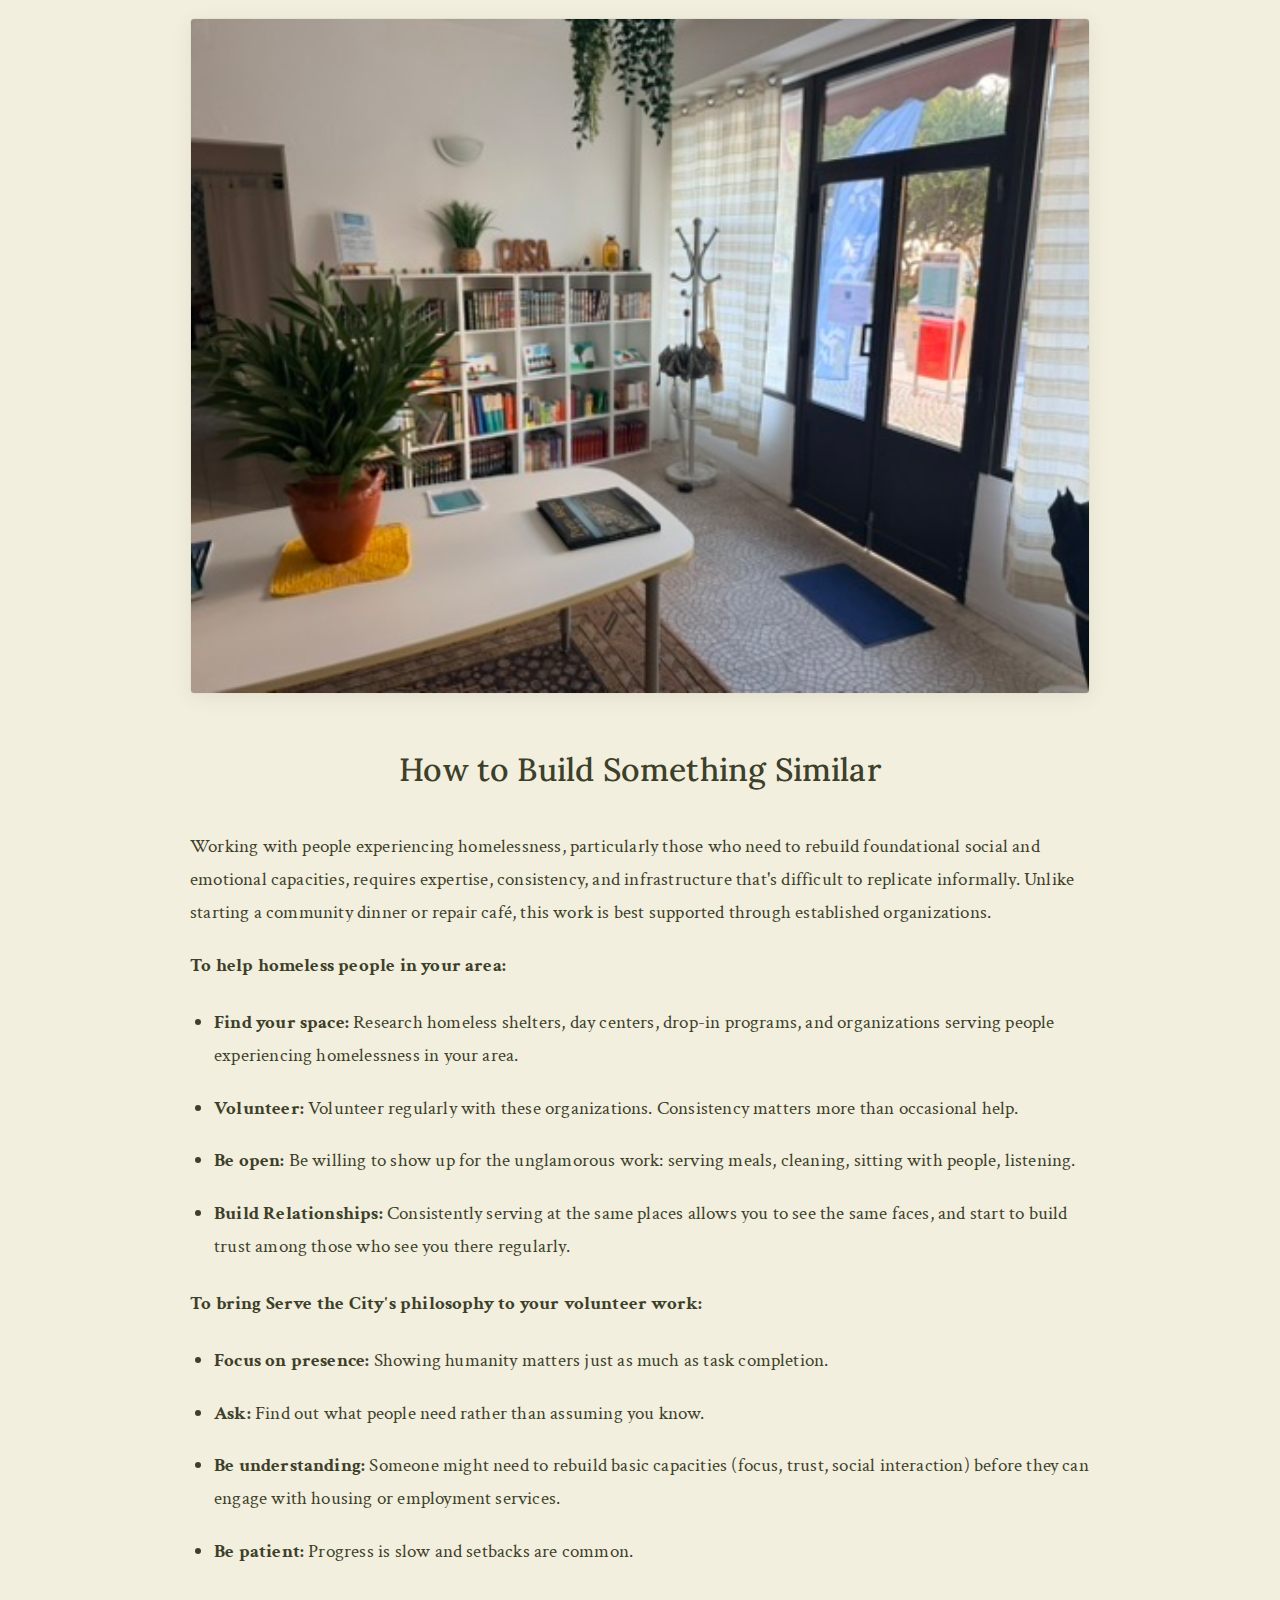
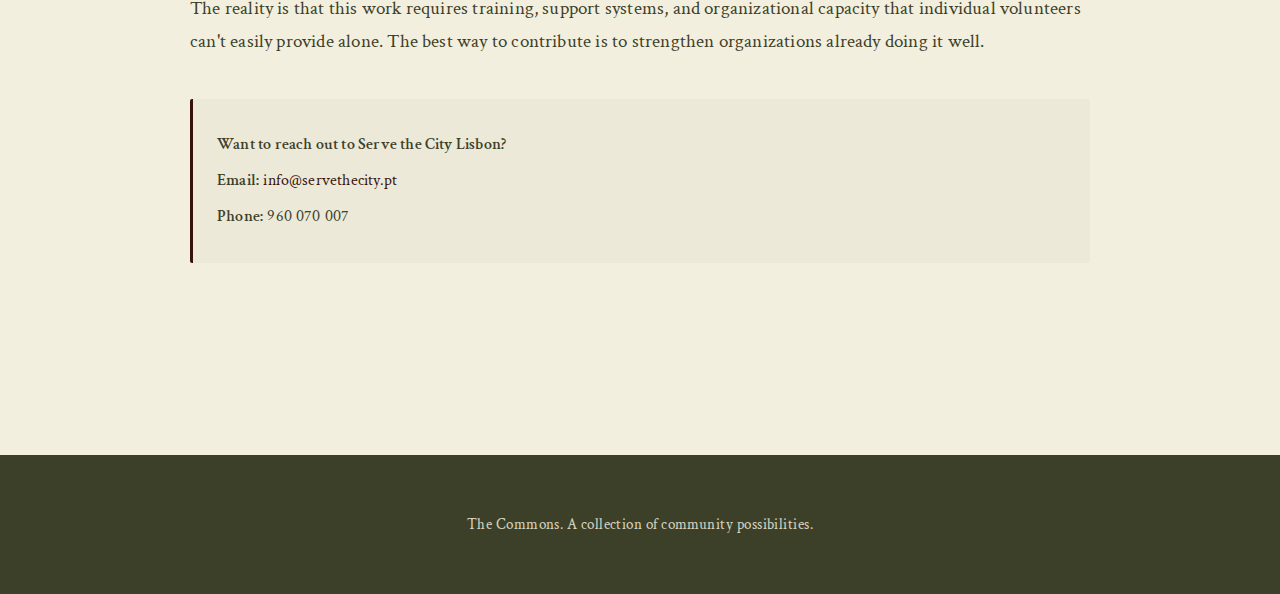
<file: serve-the-city.html>
<!DOCTYPE html>
<html lang="en">
<head>
    <meta charset="UTF-8">
    <meta name="viewport" content="width=device-width, initial-scale=1.0">
    <title>Serve the City Portugal - The Commons</title>
    <link rel="stylesheet" href="styles.css">
    <link rel="preconnect" href="https://fonts.googleapis.com">
    <link rel="preconnect" href="https://fonts.gstatic.com" crossorigin>
    <link href="https://fonts.googleapis.com/css2?family=Lora:wght@400;500;600;700&family=Crimson+Text:ital,wght@0,400;0,600;1,400&display=swap" rel="stylesheet">
</head>
<body>
    <nav class="main-nav page-nav">
        <div class="nav-container">
            <a href="index.html" class="nav-logo">The Commons</a>
            <ul class="nav-links">
                <li><a href="index.html">Map</a></li>
                <li><a href="coliving.html">Co-Living</a></li>
                <li><a href="about.html">About Me</a></li>
                <li><a href="add-group.html">Add A Group</a></li>
                <li><a href="acknowledgments.html">Acknowledgments</a></li>
            </ul>
        </div>
    </nav>

    <header class="page-header">
        <h1 class="page-title">Serve the City Portugal</h1>
    </header>

    <main class="container">
        <section class="content-section">
            <img src="serve-1.webp" alt="Serve the City Lisbon volunteers" class="org-photo org-photo-top">
            
            <div class="content-text">
                <p>Serve the City Portugal is part of an international network of organizations dedicated to serving local communities through practical assistance and acts of kindness. Located in Lisbon, the capital city of Portugal, the group is managed by paid staff who organize volunteers. While the group runs many projects including community clean-ups, painting and repair work, and support for elderly populations, a significant focus is on working with people experiencing homelessness (primarily Portuguese people living in shelters or on the streets). What distinguishes Serve the City from many social service organizations is where they start: at ground zero. Rather than assuming people are ready for job training, housing applications, or integration programs, Serve the City recognizes that many people need to develop foundational soft skills first.</p>
                
                <p>These soft skills include the ability to sit still and focus on a task for an extended period, how to casually interact with strangers, how to navigate conversations without escalating to arguments, and basic social navigation skills that many people take for granted. For someone who has experienced significant trauma, instability, or isolation, these capacities aren't automatic, they need to be rebuilt or developed. Serve the City creates spaces where this foundational work can happen through activities like basic arts and crafts, talking circles, and low-pressure social gatherings.</p>
                
                <p>The philosophy underlying Serve the City's work is about walking alongside people rather than providing solutions. The organization sees its role as guiding and supporting people toward independence, often in partnership with more specialized organizations that can address specific needs like housing, legal services, or healthcare. Serve the City focuses on the human foundation, building trust, developing basic social and emotional capacity, and creating spaces where people feel safe enough to begin imagining different futures.</p>
                
                <p>Anyone seeking help is welcome at Serve the City, regardless of background. The organization operates with flexibility and accessibility: there are no applications, no eligibility requirements, no hoops to jump through. If you need support, you just show up.</p>
                        </div>
            </div>
        </section>
        
        <img src="serve-2.jpeg" alt="Serve the City Lisbon space" class="org-photo org-photo-middle">

        <section class="content-section">
            <h2 class="subsection-title">How to Build Something Similar</h2>
            <div class="how-to-build">
                <p>Working with people experiencing homelessness, particularly those who need to rebuild foundational social and emotional capacities, requires expertise, consistency, and infrastructure that's difficult to replicate informally. Unlike starting a community dinner or repair café, this work is best supported through established organizations.</p>
                
                <p><strong>To help homeless people in your area:</strong></p>
                
                <ul>
                    <li><strong>Find your space:</strong> Research homeless shelters, day centers, drop-in programs, and organizations serving people experiencing homelessness in your area.</li>
                    
                    <li><strong>Volunteer:</strong> Volunteer regularly with these organizations. Consistency matters more than occasional help.</li>
                    
                    <li><strong>Be open:</strong> Be willing to show up for the unglamorous work: serving meals, cleaning, sitting with people, listening.</li>
                    
                    <li><strong>Build Relationships:</strong> Consistently serving at the same places allows you to see the same faces, and start to build trust among those who see you there regularly.</li>
                </ul>
                
                <p><strong>To bring Serve the City's philosophy to your volunteer work:</strong></p>
                
                <ul>
                    <li><strong>Focus on presence:</strong> Showing humanity matters just as much as task completion.</li>
                    
                    <li><strong>Ask:</strong> Find out what people need rather than assuming you know.</li>
                    
                    <li><strong>Be understanding:</strong> Someone might need to rebuild basic capacities (focus, trust, social interaction) before they can engage with housing or employment services.</li>
                    
                    <li><strong>Be patient:</strong> Progress is slow and setbacks are common.</li>
                </ul>
                
                <p>The reality is that this work requires training, support systems, and organizational capacity that individual volunteers can't easily provide alone. The best way to contribute is to strengthen organizations already doing it well.</p>
            </div>
        </section>        
        <div class="contact-info">
            <p><strong>Want to reach out to Serve the City Lisbon?</strong></p>
            <p><strong>Email:</strong> <a href="mailto:info@servethecity.pt">info@servethecity.pt</a></p>
            <p><strong>Phone:</strong> 960 070 007</p>
        </div>
    </main>

    <footer class="site-footer">
        <p>The Commons. A collection of community possibilities.</p>
    </footer>

    <script src="script.js"></script>
</body>
</html>
</file>
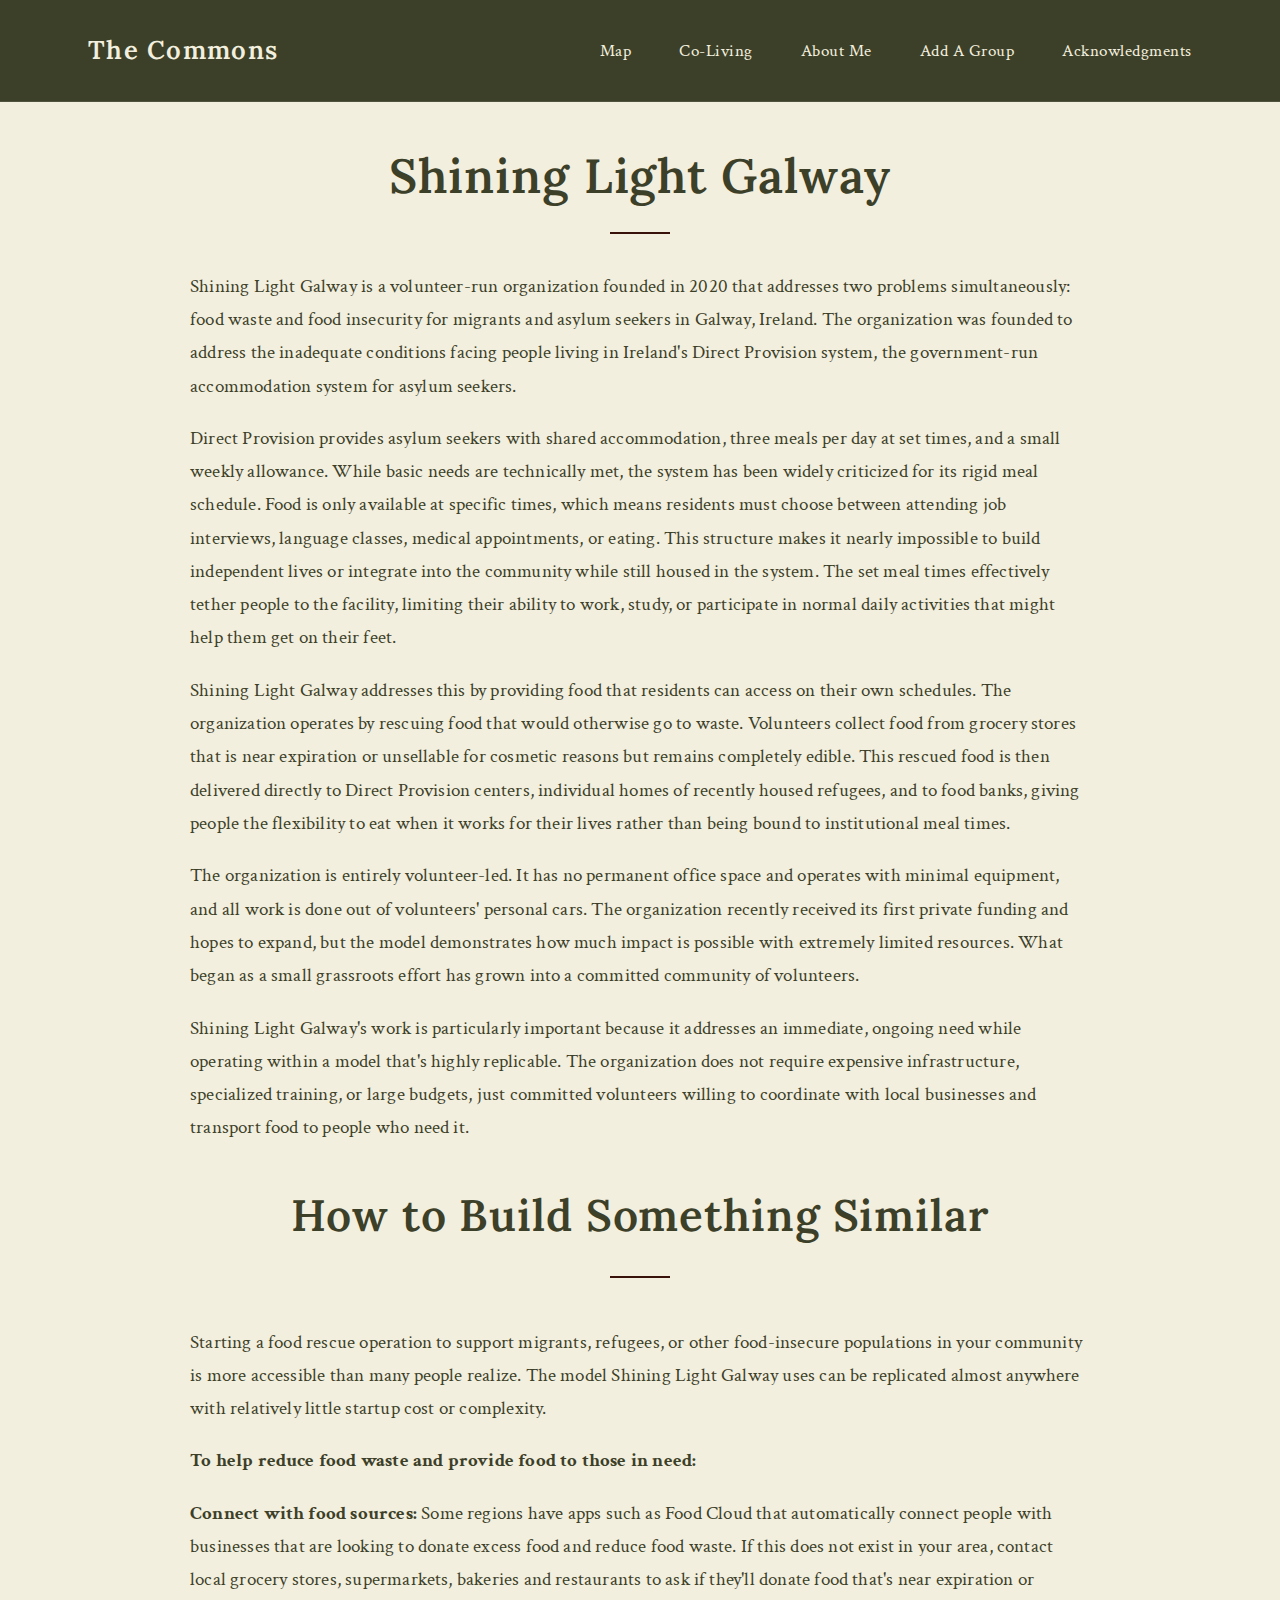
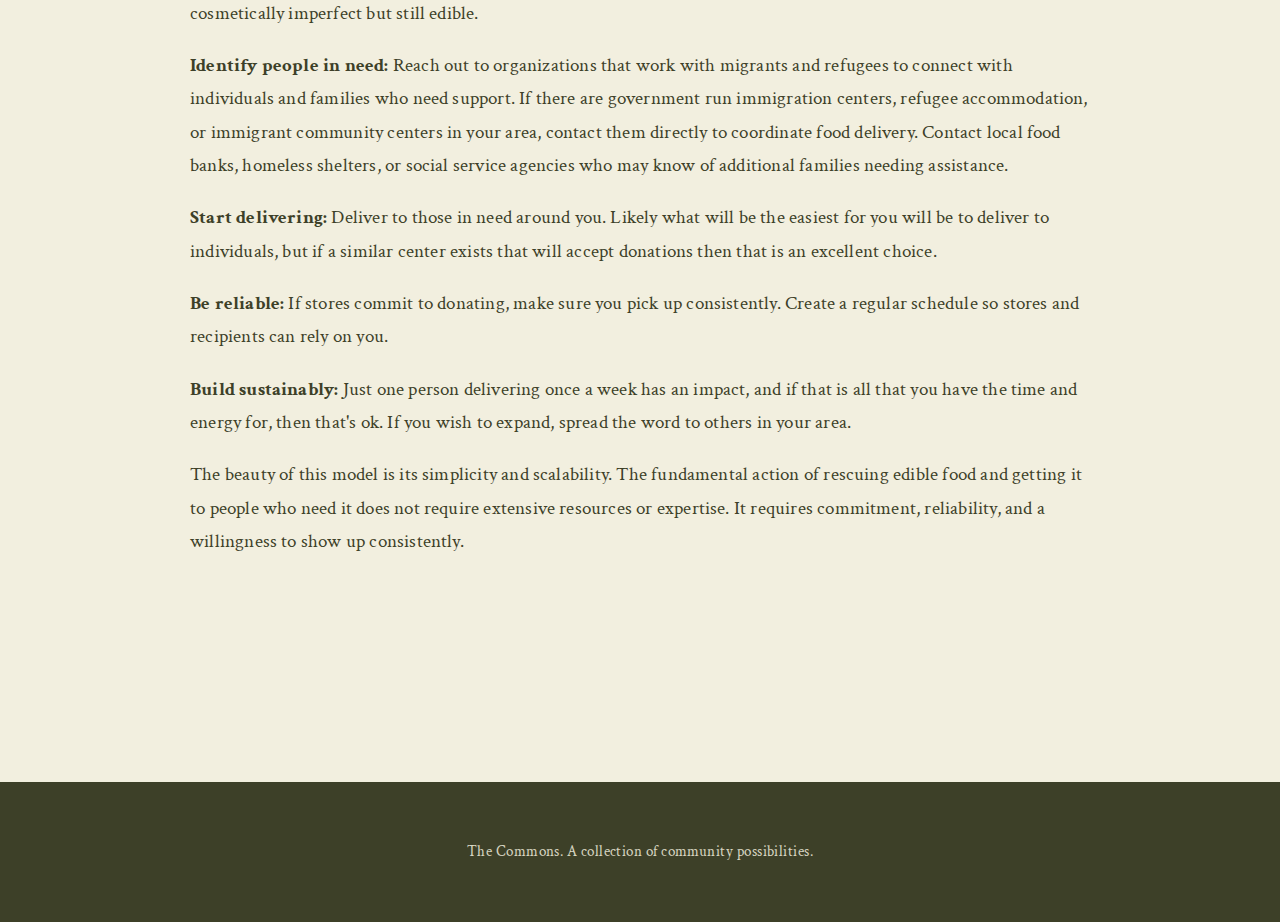
<file: shining-light-galway.html>
<!DOCTYPE html>
<html lang="en">
<head>
    <meta charset="UTF-8">
    <meta name="viewport" content="width=device-width, initial-scale=1.0">
    <title>Shining Light Galway - The Commons</title>
    <link rel="stylesheet" href="styles.css">
    <link rel="preconnect" href="https://fonts.googleapis.com">
    <link rel="preconnect" href="https://fonts.gstatic.com" crossorigin>
    <link href="https://fonts.googleapis.com/css2?family=Lora:wght@400;500;600;700&family=Crimson+Text:ital,wght@0,400;0,600;1,400&display=swap" rel="stylesheet">
</head>
<body>
    <nav class="main-nav page-nav">
        <div class="nav-container">
            <a href="index.html" class="nav-logo">The Commons</a>
            <ul class="nav-links">
                <li><a href="index.html">Map</a></li>
                <li><a href="coliving.html">Co-Living</a></li>
                <li><a href="about.html">About Me</a></li>
                <li><a href="add-group.html">Add A Group</a></li>
                <li><a href="acknowledgments.html">Acknowledgments</a></li>
            </ul>
        </div>
    </nav>

    <header class="page-header">
        <h1 class="page-title">Shining Light Galway</h1>
    </header>

    <main class="container">
        <section class="content-section">
            <div class="content-text">
                <p>Shining Light Galway is a volunteer-run organization founded in 2020 that addresses two problems simultaneously: food waste and food insecurity for migrants and asylum seekers in Galway, Ireland. The organization was founded to address the inadequate conditions facing people living in Ireland's Direct Provision system, the government-run accommodation system for asylum seekers.</p>
                
                <p>Direct Provision provides asylum seekers with shared accommodation, three meals per day at set times, and a small weekly allowance. While basic needs are technically met, the system has been widely criticized for its rigid meal schedule. Food is only available at specific times, which means residents must choose between attending job interviews, language classes, medical appointments, or eating. This structure makes it nearly impossible to build independent lives or integrate into the community while still housed in the system. The set meal times effectively tether people to the facility, limiting their ability to work, study, or participate in normal daily activities that might help them get on their feet.</p>
                
                <p>Shining Light Galway addresses this by providing food that residents can access on their own schedules. The organization operates by rescuing food that would otherwise go to waste. Volunteers collect food from grocery stores that is near expiration or unsellable for cosmetic reasons but remains completely edible. This rescued food is then delivered directly to Direct Provision centers, individual homes of recently housed refugees, and to food banks, giving people the flexibility to eat when it works for their lives rather than being bound to institutional meal times.</p>
                
                <p>The organization is entirely volunteer-led. It has no permanent office space and operates with minimal equipment, and all work is done out of volunteers' personal cars. The organization recently received its first private funding and hopes to expand, but the model demonstrates how much impact is possible with extremely limited resources. What began as a small grassroots effort has grown into a committed community of volunteers.</p>
                
                <p>Shining Light Galway's work is particularly important because it addresses an immediate, ongoing need while operating within a model that's highly replicable. The organization does not require expensive infrastructure, specialized training, or large budgets, just committed volunteers willing to coordinate with local businesses and transport food to people who need it.</p>
            </div>
        </section>

        <section class="content-section">
            <h2 class="section-title">How to Build Something Similar</h2>
            <div class="content-text">
                <p>Starting a food rescue operation to support migrants, refugees, or other food-insecure populations in your community is more accessible than many people realize. The model Shining Light Galway uses can be replicated almost anywhere with relatively little startup cost or complexity.</p>
                
                <p><strong>To help reduce food waste and provide food to those in need:</strong></p>
                
                <p><strong>Connect with food sources:</strong> Some regions have apps such as Food Cloud that automatically connect people with businesses that are looking to donate excess food and reduce food waste. If this does not exist in your area, contact local grocery stores, supermarkets, bakeries and restaurants to ask if they'll donate food that's near expiration or cosmetically imperfect but still edible.</p>
                
                <p><strong>Identify people in need:</strong> Reach out to organizations that work with migrants and refugees to connect with individuals and families who need support. If there are government run immigration centers, refugee accommodation, or immigrant community centers in your area, contact them directly to coordinate food delivery. Contact local food banks, homeless shelters, or social service agencies who may know of additional families needing assistance.</p>
                
                <p><strong>Start delivering:</strong> Deliver to those in need around you. Likely what will be the easiest for you will be to deliver to individuals, but if a similar center exists that will accept donations then that is an excellent choice.</p>
                
                <p><strong>Be reliable:</strong> If stores commit to donating, make sure you pick up consistently. Create a regular schedule so stores and recipients can rely on you.</p>
                
                <p><strong>Build sustainably:</strong> Just one person delivering once a week has an impact, and if that is all that you have the time and energy for, then that's ok. If you wish to expand, spread the word to others in your area.</p>
                
                <p>The beauty of this model is its simplicity and scalability. The fundamental action of rescuing edible food and getting it to people who need it does not require extensive resources or expertise. It requires commitment, reliability, and a willingness to show up consistently.</p>
            </div>
        </section>
    </main>

    <footer class="site-footer">
        <p>The Commons. A collection of community possibilities.</p>
    </footer>

    <script src="script.js"></script>
</body>
</html>
</file>
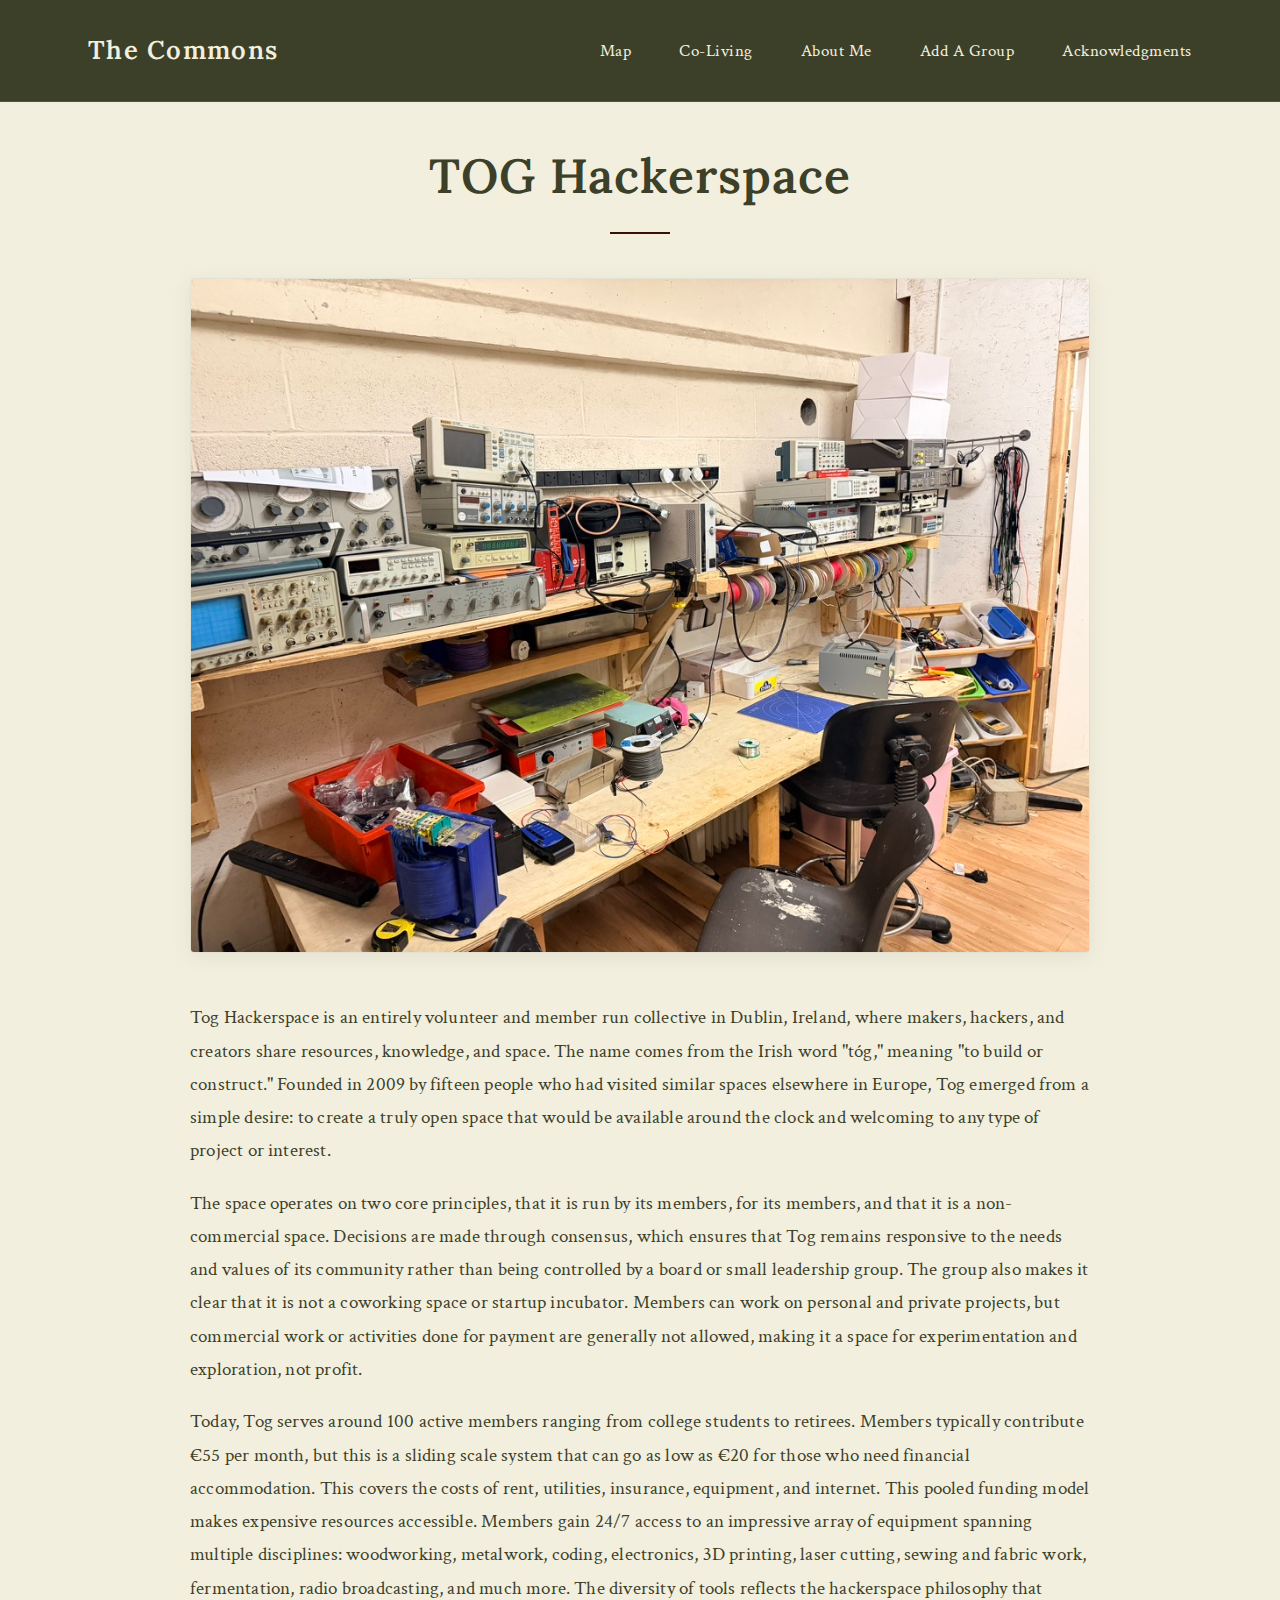
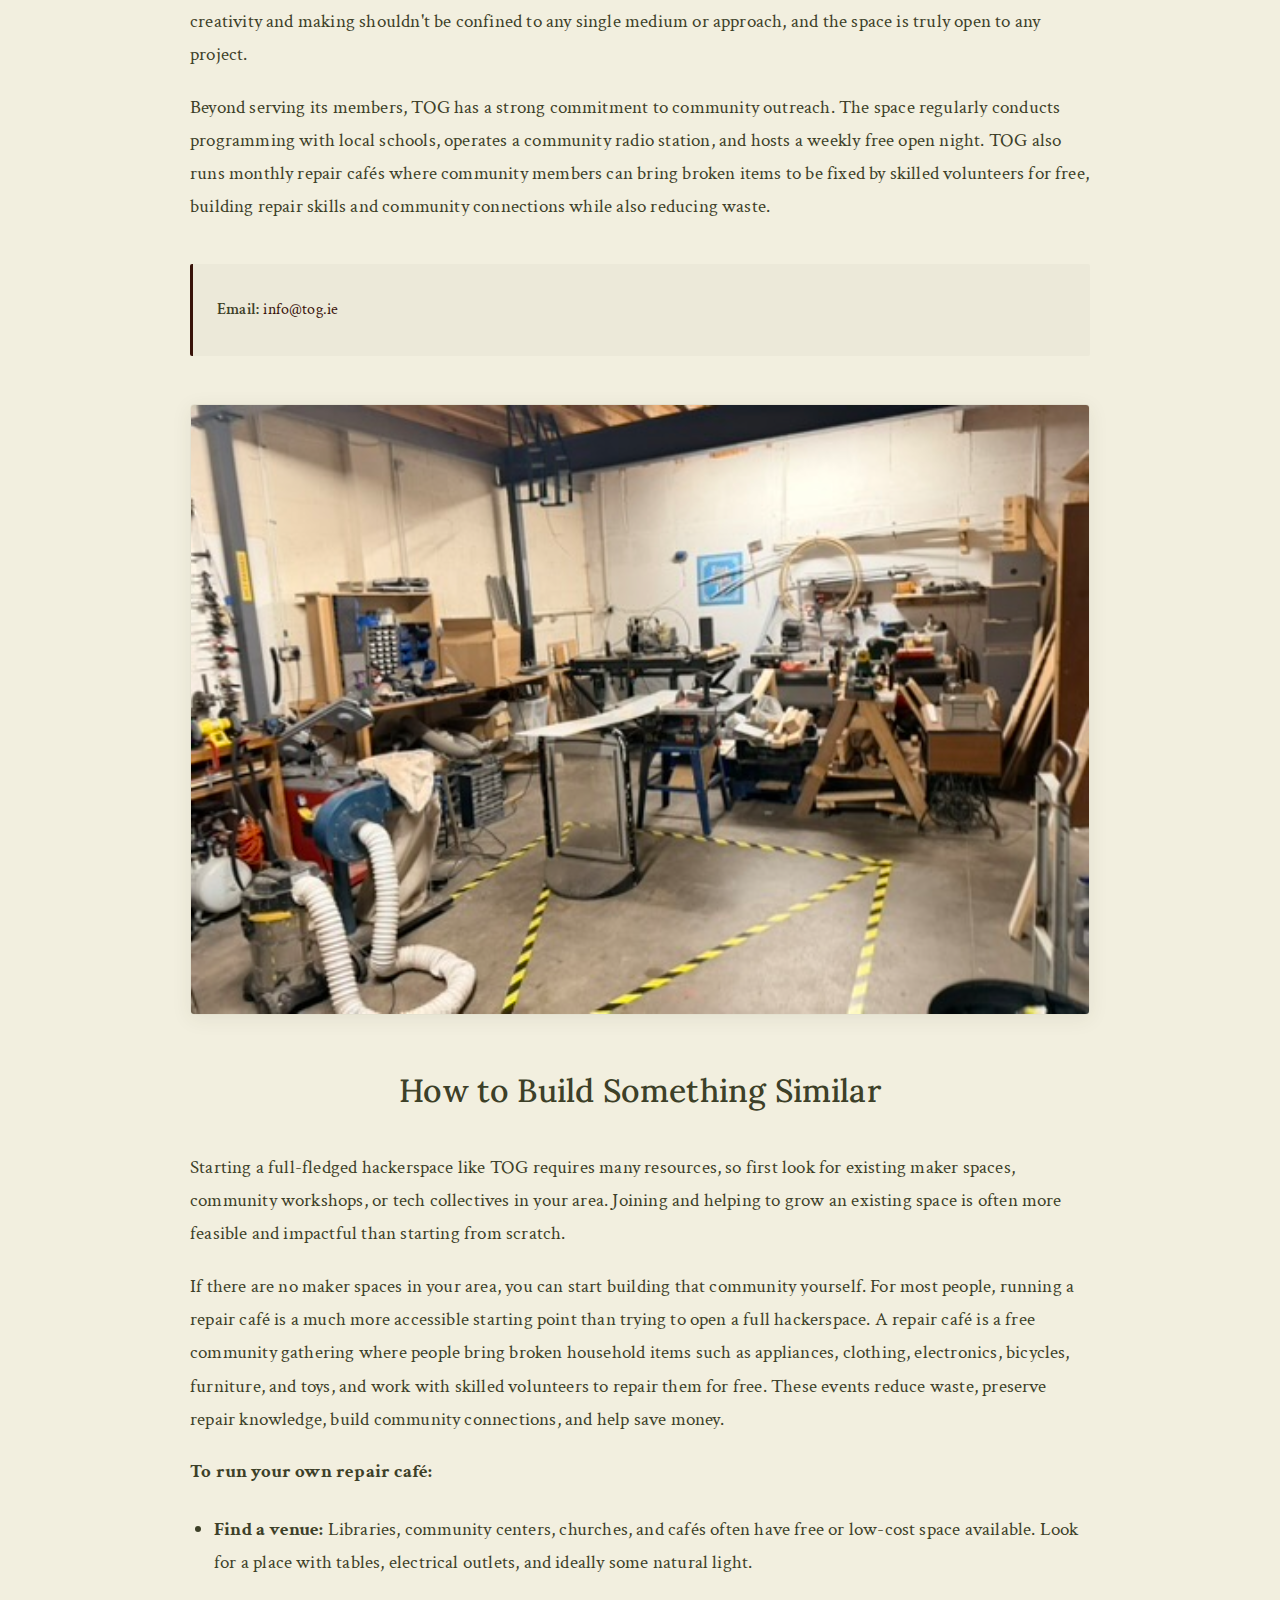
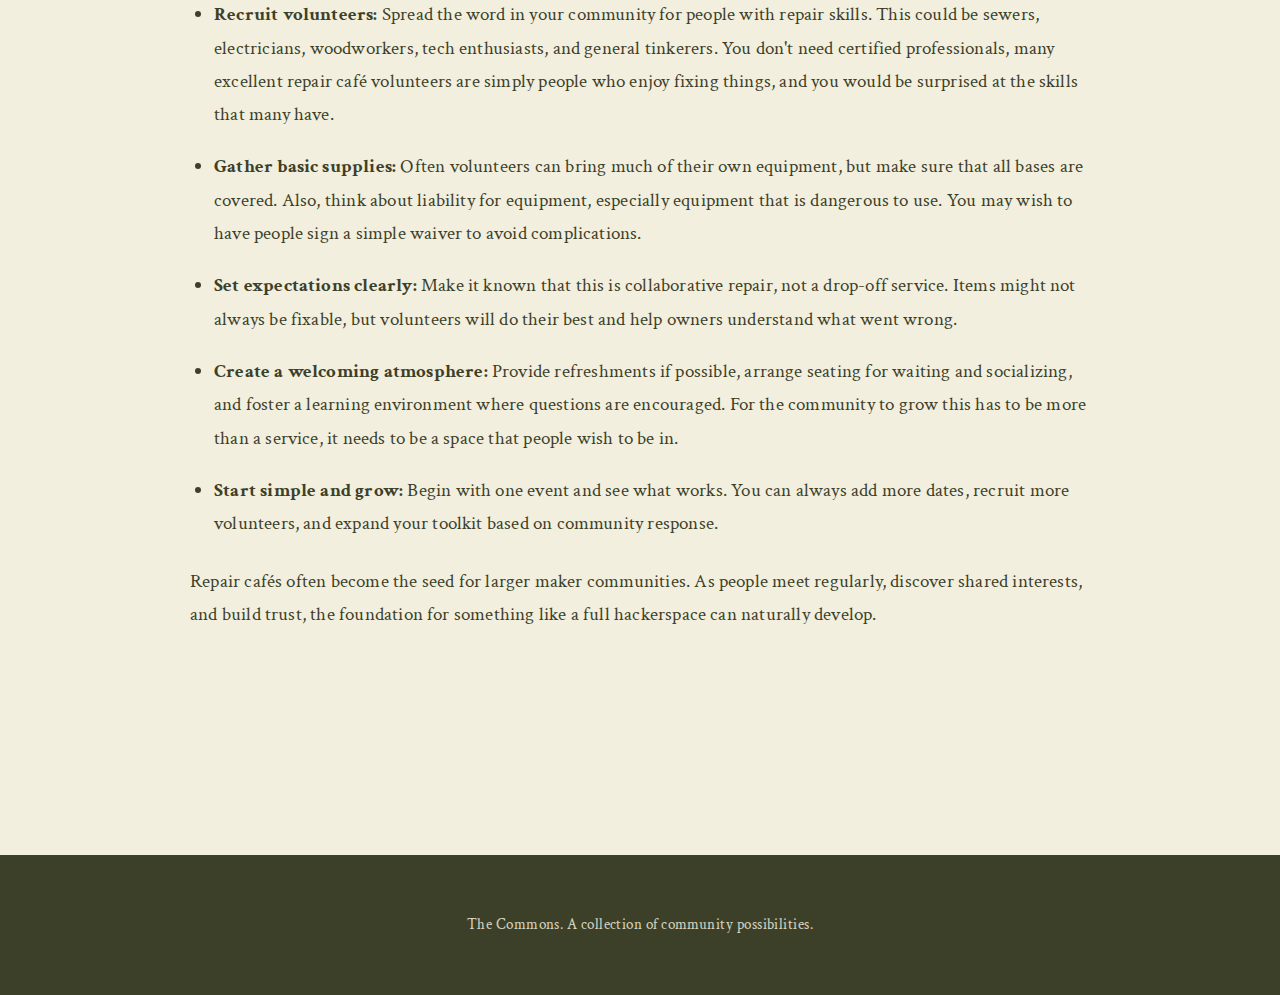
<file: tog-hackerspace.html>
<!DOCTYPE html>
<html lang="en">
<head>
    <meta charset="UTF-8">
    <meta name="viewport" content="width=device-width, initial-scale=1.0">
    <title>TOG Hackerspace - The Commons</title>
    <link rel="stylesheet" href="styles.css">
    <link rel="preconnect" href="https://fonts.googleapis.com">
    <link rel="preconnect" href="https://fonts.gstatic.com" crossorigin>
    <link href="https://fonts.googleapis.com/css2?family=Lora:wght@400;500;600;700&family=Crimson+Text:ital,wght@0,400;0,600;1,400&display=swap" rel="stylesheet">
</head>
<body>
    <nav class="main-nav page-nav">
        <div class="nav-container">
            <a href="index.html" class="nav-logo">The Commons</a>
            <ul class="nav-links">
                <li><a href="index.html">Map</a></li>
                <li><a href="coliving.html">Co-Living</a></li>
                <li><a href="about.html">About Me</a></li>
                <li><a href="add-group.html">Add A Group</a></li>
                <li><a href="acknowledgments.html">Acknowledgments</a></li>
            </ul>
        </div>
    </nav>

    <header class="page-header">
        <h1 class="page-title">TOG Hackerspace</h1>
    </header>

    <main class="container">
        <section class="content-section">
            <img src="tog-1.jpeg" alt="TOG Hackerspace electronics workbench" class="org-photo org-photo-top">
            
            <div class="content-text">
                <p>Tog Hackerspace is an entirely volunteer and member run collective in Dublin, Ireland, where makers, hackers, and creators share resources, knowledge, and space. The name comes from the Irish word "tóg," meaning "to build or construct." Founded in 2009 by fifteen people who had visited similar spaces elsewhere in Europe, Tog emerged from a simple desire: to create a truly open space that would be available around the clock and welcoming to any type of project or interest.</p>
                
                <p>The space operates on two core principles, that it is run by its members, for its members, and that it is a non-commercial space. Decisions are made through consensus, which ensures that Tog remains responsive to the needs and values of its community rather than being controlled by a board or small leadership group. The group also makes it clear that it is not a coworking space or startup incubator. Members can work on personal and private projects, but commercial work or activities done for payment are generally not allowed, making it a space for experimentation and exploration, not profit.</p>
                
                <p>Today, Tog serves around 100 active members ranging from college students to retirees. Members typically contribute €55 per month, but this is a sliding scale system that can go as low as €20 for those who need financial accommodation. This covers the costs of rent, utilities, insurance, equipment, and internet. This pooled funding model makes expensive resources accessible. Members gain 24/7 access to an impressive array of equipment spanning multiple disciplines: woodworking, metalwork, coding, electronics, 3D printing, laser cutting, sewing and fabric work, fermentation, radio broadcasting, and much more. The diversity of tools reflects the hackerspace philosophy that creativity and making shouldn't be confined to any single medium or approach, and the space is truly open to any project.</p>
                
                <p>Beyond serving its members, TOG has a strong commitment to community outreach. The space regularly conducts programming with local schools, operates a community radio station, and hosts a weekly free open night. TOG also runs monthly repair cafés where community members can bring broken items to be fixed by skilled volunteers for free, building repair skills and community connections while also reducing waste.</p>
            </div>
            
            <div class="contact-info">
                <p><strong>Email:</strong> <a href="mailto:info@tog.ie">info@tog.ie</a></p>
            </div>
        </section>
        
        <img src="tog-2.jpeg" alt="TOG Hackerspace workshop area" class="org-photo org-photo-middle">

        <section class="content-section">
            <h2 class="subsection-title">How to Build Something Similar</h2>
            <div class="how-to-build">
                <p>Starting a full-fledged hackerspace like TOG requires many resources, so first look for existing maker spaces, community workshops, or tech collectives in your area. Joining and helping to grow an existing space is often more feasible and impactful than starting from scratch.</p>
                
                <p>If there are no maker spaces in your area, you can start building that community yourself. For most people, running a repair café is a much more accessible starting point than trying to open a full hackerspace. A repair café is a free community gathering where people bring broken household items such as appliances, clothing, electronics, bicycles, furniture, and toys, and work with skilled volunteers to repair them for free. These events reduce waste, preserve repair knowledge, build community connections, and help save money.</p>
                
                <p><strong>To run your own repair café:</strong></p>
                
                <ul>
                    <li><strong>Find a venue:</strong> Libraries, community centers, churches, and cafés often have free or low-cost space available. Look for a place with tables, electrical outlets, and ideally some natural light.</li>
                    
                    <li><strong>Recruit volunteers:</strong> Spread the word in your community for people with repair skills. This could be sewers, electricians, woodworkers, tech enthusiasts, and general tinkerers. You don't need certified professionals, many excellent repair café volunteers are simply people who enjoy fixing things, and you would be surprised at the skills that many have.</li>
                    
                    <li><strong>Gather basic supplies:</strong> Often volunteers can bring much of their own equipment, but make sure that all bases are covered. Also, think about liability for equipment, especially equipment that is dangerous to use. You may wish to have people sign a simple waiver to avoid complications.</li>
                    
                    <li><strong>Set expectations clearly:</strong> Make it known that this is collaborative repair, not a drop-off service. Items might not always be fixable, but volunteers will do their best and help owners understand what went wrong.</li>
                    
                    <li><strong>Create a welcoming atmosphere:</strong> Provide refreshments if possible, arrange seating for waiting and socializing, and foster a learning environment where questions are encouraged. For the community to grow this has to be more than a service, it needs to be a space that people wish to be in.</li>
                    
                    <li><strong>Start simple and grow:</strong> Begin with one event and see what works. You can always add more dates, recruit more volunteers, and expand your toolkit based on community response.</li>
                </ul>
                
                <p>Repair cafés often become the seed for larger maker communities. As people meet regularly, discover shared interests, and build trust, the foundation for something like a full hackerspace can naturally develop.</p>
            </div>
        </section>
    </main>

    <footer class="site-footer">
        <p>The Commons. A collection of community possibilities.</p>
    </footer>

    <script src="script.js"></script>
</body>
</html>
</file>
<file: styles.css>
:root {
    --primary-color: #3D4028;
    --text-color: #3D4028;
    --background-color: #F2efdf;
    --accent-warm: #8B7E6A;
    --accent-red-brown: #381209;
    --border-subtle: #d4cfc4;
    --box-shadow: 0 4px 20px rgba(61, 64, 40, 0.08);
}

* {
    margin: 0;
    padding: 0;
    box-sizing: border-box;
}

html {
    scroll-behavior: smooth;
}

body {
    font-family: 'Crimson Text', 'Georgia', serif;
    font-size: 19px;
    line-height: 1.75;
    color: var(--text-color);
    background-color: var(--background-color);
    -webkit-font-smoothing: antialiased;
    -moz-osx-font-smoothing: grayscale;
    letter-spacing: 0.01em;
}

/* Navigation */
.main-nav {
    position: sticky;
    top: 0;
    background: var(--background-color);
    border-bottom: 1px solid rgba(61, 64, 40, 0.15);
    z-index: 100;
    backdrop-filter: blur(10px);
}

.nav-container {
    max-width: 1200px;
    margin: 0 auto;
    padding: 1.75rem 3rem;
    display: flex;
    justify-content: space-between;
    align-items: center;
}

.nav-logo {
    font-family: 'Lora', 'Crimson Text', serif;
    font-size: 1.6rem;
    font-weight: 600;
    color: var(--primary-color);
    text-decoration: none;
    letter-spacing: 0.05em;
    transition: all 0.3s ease;
}

.nav-logo:hover {
    color: var(--accent-warm);
}

.nav-links {
    display: flex;
    gap: 3rem;
    list-style: none;
}

.nav-links a {
    font-family: 'Crimson Text', serif;
    font-size: 1.05rem;
    color: var(--text-color);
    text-decoration: none;
    position: relative;
    padding: 0.5rem 0;
    transition: color 0.3s ease;
    letter-spacing: 0.03em;
    font-weight: 400;
}

.nav-links a::after {
    content: '';
    position: absolute;
    bottom: 0;
    left: 0;
    width: 0;
    height: 1px;
    background-color: var(--accent-red-brown);
    transition: width 0.3s ease;
}

.nav-links a:hover,
.nav-links a.active {
    color: var(--primary-color);
}

.nav-links a:hover::after,
.nav-links a.active::after {
    width: 100%;
}

/* Navigation for non-home pages with green background */
.page-nav {
    background: var(--primary-color);
    border-bottom: 1px solid rgba(255, 255, 255, 0.1);
}

.page-nav .nav-logo {
    color: var(--background-color);
}

.page-nav .nav-logo:hover {
    color: rgba(242, 239, 223, 0.8);
}

.page-nav .nav-links a {
    color: var(--background-color);
}

.page-nav .nav-links a::after {
    background-color: var(--accent-red-brown);
}

.page-nav .nav-links a:hover,
.page-nav .nav-links a.active {
    color: var(--background-color);
}

/* Hero Section - Home Page Only */
.home-hero {
    position: relative;
    min-height: 450px;
    display: flex;
    flex-direction: column;
    align-items: center;
    justify-content: center;
    overflow: hidden;
    margin-bottom: 0;
    padding: 4rem 2rem 3rem;
}

.home-hero .hero-background {
    position: absolute;
    top: 0;
    left: 0;
    width: 100%;
    height: 100%;
    background: #3D4028;
}

.home-hero-content {
    position: relative;
    z-index: 2;
    text-align: center;
    width: 100%;
    max-width: 1200px;
    margin: 0 auto;
}

/* Title Box - No Box, Just Text */
.title-box {
    background: transparent;
    padding: 0;
    margin: 0 auto 1rem;
    max-width: 900px;
    box-shadow: none;
    position: relative;
    border: none;
}

.hero-title {
    font-family: 'Lora', 'Crimson Text', serif;
    font-size: clamp(2.5rem, 5vw, 4.5rem);
    font-weight: 700;
    color: var(--background-color);
    letter-spacing: 0.02em;
    margin: 0 0 0.5rem 0;
    line-height: 1.2;
}

.hero-subtitle {
    font-family: 'Crimson Text', serif;
    font-size: clamp(1.2rem, 2.5vw, 1.75rem);
    font-weight: 400;
    color: rgba(242, 239, 223, 0.9);
    margin: 0;
    letter-spacing: 0.01em;
}

.home-hero .main-nav {
    position: relative;
    background: transparent;
    border-bottom: none;
    margin-top: 1rem;
}

.home-hero .nav-container {
    justify-content: center;
}

.home-hero .nav-logo {
    display: none;
}

.home-hero .nav-links a {
    color: rgba(242, 239, 223, 0.9);
}

.home-hero .nav-links a::after {
    background-color: var(--accent-red-brown);
}

.home-hero .nav-links a:hover,
.home-hero .nav-links a.active {
    color: var(--background-color);
}

/* Container */
.container {
    max-width: 1300px;
    margin: 0 auto;
    padding: 0 2rem 4rem;
    transition: padding-top 0.4s ease;
}

/* Home page container needs top padding */
.home-hero + .container {
    padding-top: 5rem;
}

/* Intro Section */
.intro-section {
    margin-bottom: 5rem;
}

.section-title {
    font-family: 'Lora', 'Crimson Text', serif;
    font-size: 2.75rem;
    font-weight: 600;
    color: var(--primary-color);
    margin-bottom: 3rem;
    text-align: center;
    position: relative;
    padding-bottom: 1.5rem;
    letter-spacing: 0.02em;
}

.section-title::after {
    content: '';
    position: absolute;
    bottom: 0;
    left: 50%;
    transform: translateX(-50%);
    width: 60px;
    height: 1.5px;
    background: var(--accent-red-brown);
}

.intro-text {
    max-width: 900px;
    margin: 0 auto;
}

.intro-text p {
    margin-bottom: 1.2rem;
    text-align: left;
}

.intro-text .signature {
    text-align: center !important;
    display: block;
    width: 100%;
}

.closing-text {
    font-style: italic;
    color: var(--text-color);
    margin-top: 2.5rem !important;
    text-align: center !important;
    padding: 0 2rem;
    font-size: 1.3rem;
}

.signature {
    text-align: center;
    color: var(--text-color);
    margin-top: 1.5rem;
    font-size: 1.1rem;
    font-style: normal;
}

.emphasis-text {
    color: var(--text-color);
    text-align: left;
    font-size: 1.3rem;
    font-weight: 400;
}

/* Map Section */
.map-section {
    margin: 6rem 0;
}

.map-container {
    display: flex;
    justify-content: center;
    border: 1px solid rgba(61, 64, 40, 0.12);
    border-radius: 2px;
    overflow: hidden;
    box-shadow: var(--box-shadow);
    background: white;
    transition: box-shadow 0.3s ease;
    max-width: 1400px;
    margin: 0 auto;
}

.map-container:hover {
    box-shadow: 0 8px 30px rgba(61, 64, 40, 0.12);
}

/* Content Sections */
.content-section {
    margin: 0 0 2rem 0;
}

.content-section:first-of-type {
    margin-top: 0;
}

.content-text {
    max-width: 900px;
    margin: 0 auto;
}

.content-text p {
    margin-bottom: 1.2rem;
    text-align: left;
}

/* Bio Section with Photo */
.bio-content {
    max-width: 900px;
    margin: 0 auto;
}

.bio-photo {
    float: left;
    width: 250px;
    height: auto;
    margin: 0.25rem 1.75rem 1rem 0;
    border-radius: 6px;
}

.bio-text {
    text-align: left;
}

.bio-text p {
    margin-bottom: 1.2rem;
    text-align: left;
}


/* Video Container */
.video-container {
    margin: 4rem auto;
    position: relative;
    padding-bottom: 56.25%;
    height: 0;
    overflow: hidden;
    border-radius: 2px;
    box-shadow: var(--box-shadow);
    border: 1px solid rgba(61, 64, 40, 0.08);
}

.video-container iframe {
    position: absolute;
    top: 0;
    left: 0;
    width: 100%;
    height: 100%;
}

/* Form Container */
.form-container {
    margin: 4rem 0;
    display: flex;
    justify-content: center;
}

.form-container iframe {
    border: 1px solid rgba(61, 64, 40, 0.12);
    border-radius: 2px;
    box-shadow: var(--box-shadow);
}

/* Footer */
.site-footer {
    background: var(--primary-color);
    color: var(--background-color);
    text-align: center;
    padding: 3.5rem 2rem;
    margin-top: 8rem;
    border-top: 1px solid rgba(61, 64, 40, 0.1);
}

.site-footer p {
    font-family: 'Crimson Text', serif;
    font-size: 0.95rem;
    opacity: 0.85;
    letter-spacing: 0.03em;
}

/* Page Header (for non-home pages) */
.page-header {
    text-align: center;
    padding: 2rem 3rem 0.75rem;
    margin-bottom: 1.5rem;
}

.page-title {
    font-family: 'Lora', 'Crimson Text', serif;
    font-size: 3rem;
    font-weight: 600;
    color: var(--primary-color);
    margin-bottom: 0;
    letter-spacing: 0.02em;
    position: relative;
    padding-bottom: 1rem;
}

.page-title::after {
    content: '';
    position: absolute;
    bottom: 0;
    left: 50%;
    transform: translateX(-50%);
    width: 60px;
    height: 1.5px;
    background: var(--accent-red-brown);
}

.page-subtitle {
    font-family: 'Lora', 'Crimson Text', serif;
    font-size: 2rem;
    font-weight: 400;
    color: var(--primary-color);
    margin-top: 0.5rem;
    letter-spacing: 0.02em;
}

/* Co-Living page special styling */
.coliving-header .page-title {
    padding-bottom: 1rem;
}

.coliving-title .coliving-subtitle {
    font-size: 2rem;
    font-weight: 400;
    display: block;
    margin-top: 0.5rem;
}

/* Section title without underline */
.section-title-no-line {
    font-family: 'Lora', 'Crimson Text', serif;
    font-size: 2rem;
    font-weight: 400;
    color: var(--primary-color);
    margin-bottom: 3rem;
    text-align: center;
    letter-spacing: 0.02em;
}

.subsection-title {
    font-family: 'Lora', 'Crimson Text', serif;
    font-size: 2rem;
    font-weight: 500;
    text-align: center;
    margin: 3rem 0 2rem 0;
    color: var(--primary-color);
}

/* How to Build section - left aligned */
.how-to-build {
    max-width: 900px;
    margin: 0 auto;
}

.how-to-build p {
    margin-bottom: 1.2rem;
    text-align: left;
}

.how-to-build ul {
    margin: 1.5rem 0 1.5rem 0;
    padding-left: 0;
    list-style-position: outside;
}

.how-to-build li {
    margin-bottom: 1.2rem;
    margin-left: 1.5rem;
    text-align: left;
}

/* Organization page photos */
.org-photo {
    width: 100%;
    max-width: 900px;
    height: auto;
    margin: 2rem auto;
    display: block;
    border-radius: 4px;
    box-shadow: var(--box-shadow);
    border: 1px solid rgba(61, 64, 40, 0.08);
}

.org-photo-top {
    margin-top: 2rem;
    margin-bottom: 3rem;
}

.org-photo-middle {
    margin-top: 3rem;
    margin-bottom: 2rem;
}

/* Contact info section */
.contact-info {
    max-width: 900px;
    margin: 2.5rem auto 0;
    padding: 1.5rem;
    background-color: rgba(61, 64, 40, 0.03);
    border-left: 3px solid var(--accent-red-brown);
    border-radius: 2px;
}

.contact-info p {
    margin: 0.5rem 0;
    text-align: left;
    font-size: 1rem;
}

.contact-info strong {
    color: var(--primary-color);
    font-weight: 600;
}

.contact-info a {
    color: var(--accent-red-brown);
    text-decoration: none;
    transition: opacity 0.3s ease;
}

.contact-info a:hover {
    opacity: 0.7;
}

/* Acknowledgments page styling */
.acknowledgments-container {
    max-width: 1200px;
}

.acknowledgments-intro {
    text-align: center;
    margin-bottom: 3rem;
}

.acknowledgments-intro p {
    font-size: 1.25rem;
}

.acknowledgments-grid {
    display: grid;
    grid-template-columns: repeat(3, 1fr);
    gap: 4rem;
    max-width: 1100px;
    margin: 0 auto;
}

.ack-column h3 {
    font-family: 'Lora', 'Crimson Text', serif;
    font-size: 1.5rem;
    font-weight: 600;
    color: var(--primary-color);
    margin-bottom: 1.5rem;
    text-align: center;
}

.ack-column p {
    text-align: center;
    margin-bottom: 0.75rem;
}

.ack-italic {
    font-style: italic;
}

.ack-italic a {
    color: var(--text-color);
    text-decoration: none;
    border-bottom: 1px solid transparent;
    transition: border-color 0.2s ease;
}

.ack-italic a:hover {
    border-bottom-color: var(--accent-red-brown);
}

@media (max-width: 768px) {
    .acknowledgments-grid {
        grid-template-columns: 1fr;
        gap: 2rem;
    }
}

/* Responsive Design */
@media (max-width: 768px) {
    body {
        font-size: 17px;
    }
    
    .nav-container {
        flex-direction: column;
        gap: 1.5rem;
        padding: 1.5rem 2rem;
    }
    
    .nav-links {
        gap: 2rem;
        flex-wrap: wrap;
        justify-content: center;
    }
    
    .nav-links a {
        font-size: 1rem;
    }
    
    .container {
        padding: 3rem 2rem;
    }
    
    .home-hero {
        min-height: 350px;
        padding: 3rem 1.5rem 2rem;
    }
    
    .title-box {
        padding: 2.5rem 2rem;
    }
    
    .hero-title {
        font-size: clamp(2.25rem, 8vw, 3rem);
    }
    
    .section-title {
        font-size: 2.25rem;
    }
    
    .page-title {
        font-size: 2.5rem;
    }
    
    .page-subtitle {
        font-size: 1.5rem;
    }
    
    .intro-text p,
    .content-text p {
        text-align: center;
    }
    
    .intro-text .signature {
        text-align: center !important;
    }
    
    .bio-photo {
        float: none;
        display: block;
        margin: 0 auto 1.5rem;
        max-width: 100%;
    }
    
    .bio-text {
        text-align: center;
    }
    
    .bio-text p {
        text-align: center;
    }
    
    .closing-text {
        padding: 0 1rem;
    }
    
    .map-container arcgis-embedded-map {
        height: 400px !important;
    }
    
    .page-header {
        padding: 2rem 2rem 1.5rem;
    }
}

@media (max-width: 480px) {
    body {
        font-size: 16px;
    }
    
    .nav-container {
        padding: 1.25rem 1rem;
    }
    
    .nav-links {
        gap: 1.5rem;
    }
    
    .container {
        padding: 2rem 1.5rem;
    }
    
    .title-box {
        padding: 2rem 1.5rem;
    }
    
    .section-title {
        font-size: 2rem;
    }
    
    .page-title {
        font-size: 2.25rem;
    }
    
    .page-subtitle {
        font-size: 1.35rem;
    }
}

/* Home page specific hero banner */
.home-hero {
    position: relative;
    min-height: auto;
    display: flex;
    flex-direction: column;
    align-items: center;
    justify-content: center;
    overflow: visible;
    margin-bottom: 0;
    padding: 3rem 2rem;
}

.home-hero.scrolled {
    min-height: auto;
    padding: 3rem 2rem;
}

.home-hero .hero-background {
    position: absolute;
    top: 0;
    left: 0;
    width: 100%;
    height: 100%;
    background: #3D4028;
    transition: opacity 0.3s ease;
}

.home-hero.scrolled .hero-background {
    opacity: 1;
}

.home-hero-content {
    position: relative;
    z-index: 2;
    text-align: center;
    width: 100%;
    transition: opacity 0.3s ease, transform 0.3s ease;
    display: flex;
    flex-direction: column;
    justify-content: flex-end;
    flex-grow: 1;
}

.home-hero.scrolled .home-hero-content {
    opacity: 0;
    transform: translateY(-20px);
    pointer-events: none;
}

/* Sticky nav that appears on scroll */
.sticky-nav {
    position: fixed;
    top: -100px;
    left: 0;
    right: 0;
    z-index: 1000;
    background: var(--primary-color);
    border-bottom: 1px solid rgba(255, 255, 255, 0.1);
    transition: top 0.4s ease;
}

.sticky-nav.visible {
    top: 0;
}

.sticky-nav .nav-container {
    max-width: 1200px;
    margin: 0 auto;
    padding: 1.75rem 3rem;
    display: flex;
    justify-content: space-between;
    align-items: center;
}

.sticky-nav .nav-logo {
    font-family: 'Lora', 'Crimson Text', serif;
    font-size: 1.6rem;
    font-weight: 600;
    color: var(--background-color);
    text-decoration: none;
    letter-spacing: 0.05em;
    transition: all 0.3s ease;
}

.sticky-nav .nav-logo:hover {
    color: rgba(242, 239, 223, 0.8);
}

.sticky-nav .nav-links {
    display: flex;
    gap: 3rem;
    list-style: none;
}

.sticky-nav .nav-links a {
    font-family: 'Crimson Text', serif;
    font-size: 1.05rem;
    color: var(--background-color);
    text-decoration: none;
    position: relative;
    padding: 0.5rem 0;
    transition: color 0.3s ease;
    letter-spacing: 0.03em;
    font-weight: 400;
}

.sticky-nav .nav-links a::after {
    content: '';
    position: absolute;
    bottom: 0;
    left: 0;
    width: 0;
    height: 1px;
    background-color: var(--accent-red-brown);
    transition: width 0.3s ease;
}

.sticky-nav .nav-links a:hover,
.sticky-nav .nav-links a.active {
    color: var(--background-color);
}

.sticky-nav .nav-links a:hover::after,
.sticky-nav .nav-links a.active::after {
    width: 100%;
}

.home-hero .main-nav {
    position: static;
    background: #e8e3d1;
    border-bottom: 1px solid rgba(61, 64, 40, 0.12);
    border-top: 1px solid rgba(61, 64, 40, 0.12);
    width: 100vw;
    margin-left: calc(-50vw + 50%);
    margin-top: 0;
}

.home-hero .nav-container {
    justify-content: center;
    max-width: none;
    padding: 1.25rem 3rem;
}

.home-hero .nav-logo {
    display: none;
}

.home-hero .nav-links {
    gap: 3rem;
}

.home-hero .nav-links a {
    color: var(--text-color);
}

.home-hero .nav-links a::after {
    background-color: var(--accent-red-brown);
}

.home-hero .nav-links a:hover,
.home-hero .nav-links a.active {
    color: var(--primary-color);
}

/* Home page navigation band */
.home-nav {
    background: #e8e3d1;
    border-bottom: 1px solid rgba(61, 64, 40, 0.12);
    border-top: 1px solid rgba(61, 64, 40, 0.12);
    width: 100%;
}

.home-nav .nav-container {
    max-width: none;
    padding: 1.25rem 3rem;
    display: flex;
    justify-content: center;
    align-items: center;
}

.home-nav .nav-links {
    display: flex;
    gap: 3rem;
    list-style: none;
}

.home-nav .nav-links a {
    font-family: 'Crimson Text', serif;
    font-size: 1.05rem;
    color: var(--text-color);
    text-decoration: none;
    position: relative;
    padding: 0.5rem 0;
    transition: color 0.3s ease;
    letter-spacing: 0.03em;
    font-weight: 400;
}

.home-nav .nav-links a::after {
    content: '';
    position: absolute;
    bottom: 0;
    left: 0;
    width: 0;
    height: 1px;
    background-color: var(--accent-red-brown);
    transition: width 0.3s ease;
}

.home-nav .nav-links a:hover,
.home-nav .nav-links a.active {
    color: var(--primary-color);
}

.home-nav .nav-links a:hover::after,
.home-nav .nav-links a.active::after {
    width: 100%;
}

/* Organization Grid Section */
.orgs-grid-section {
    margin-top: 6rem;
    margin-bottom: 4rem;
}

.orgs-grid-section .section-title {
    margin-bottom: 3rem;
}

.orgs-grid {
    display: grid;
    grid-template-columns: repeat(auto-fit, minmax(280px, 1fr));
    gap: 2rem;
    max-width: 1200px;
    margin: 0 auto;
}

.org-card {
    background: var(--background-color);
    border: 1px solid var(--border-subtle);
    border-radius: 4px;
    padding: 1.75rem;
    text-decoration: none;
    color: var(--text-color);
    transition: all 0.3s ease;
    box-shadow: 0 1px 3px rgba(0,0,0,0.05);
}

.org-card:hover {
    transform: translateY(-2px);
    box-shadow: 0 4px 12px rgba(61, 64, 40, 0.15);
    border-color: var(--accent-red-brown);
}

.org-card-name {
    font-family: 'Lora', serif;
    font-size: 1.3rem;
    font-weight: 600;
    margin-bottom: 0.5rem;
    color: var(--text-color);
}

.org-card-location {
    font-size: 0.95rem;
    color: var(--accent-warm);
    margin-bottom: 0.75rem;
    font-style: italic;
}

.org-card-description {
    font-size: 1rem;
    line-height: 1.5;
    color: var(--text-color);
}

/* Responsive adjustments */
@media (max-width: 768px) {
    .orgs-grid {
        grid-template-columns: 1fr;
        gap: 1.5rem;
    }
    
    .org-card {
        padding: 1.5rem;
    }
    
    .orgs-grid-section {
        margin-top: 4rem;
    }
}
</file>
